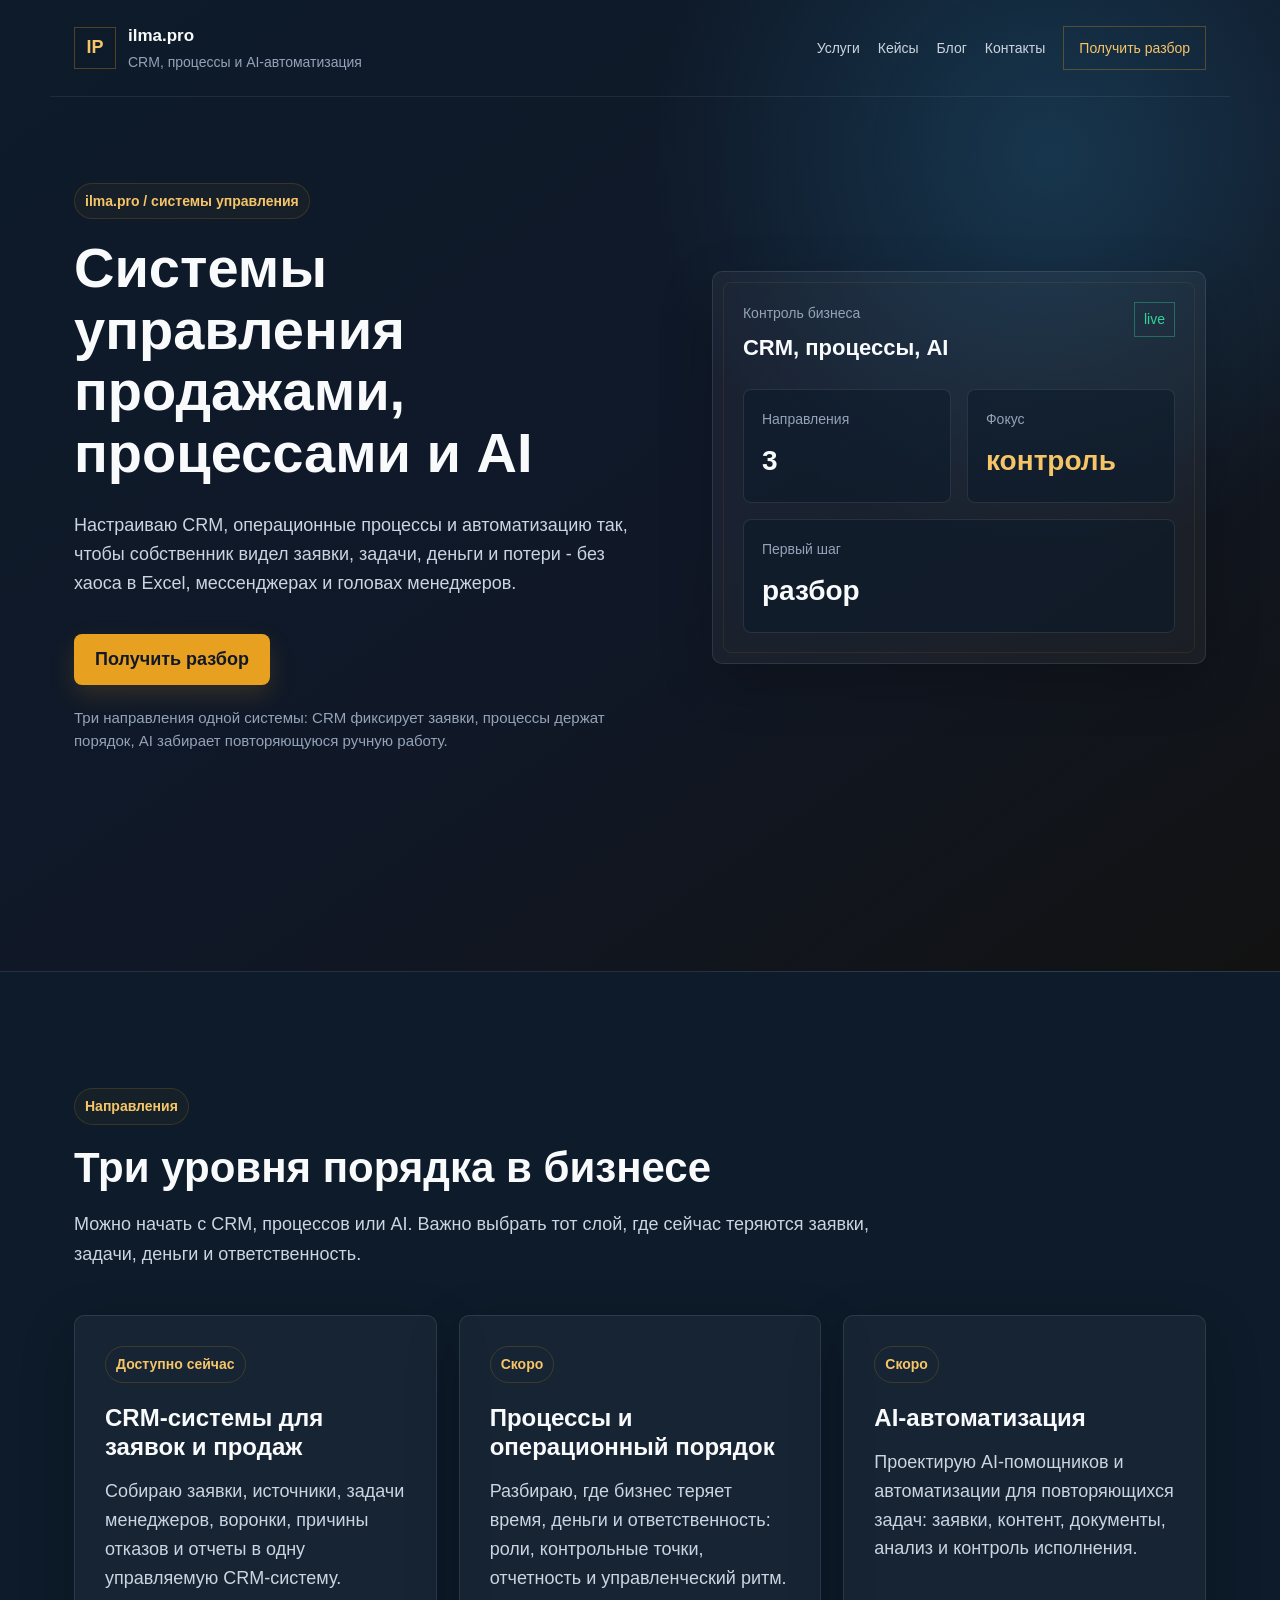
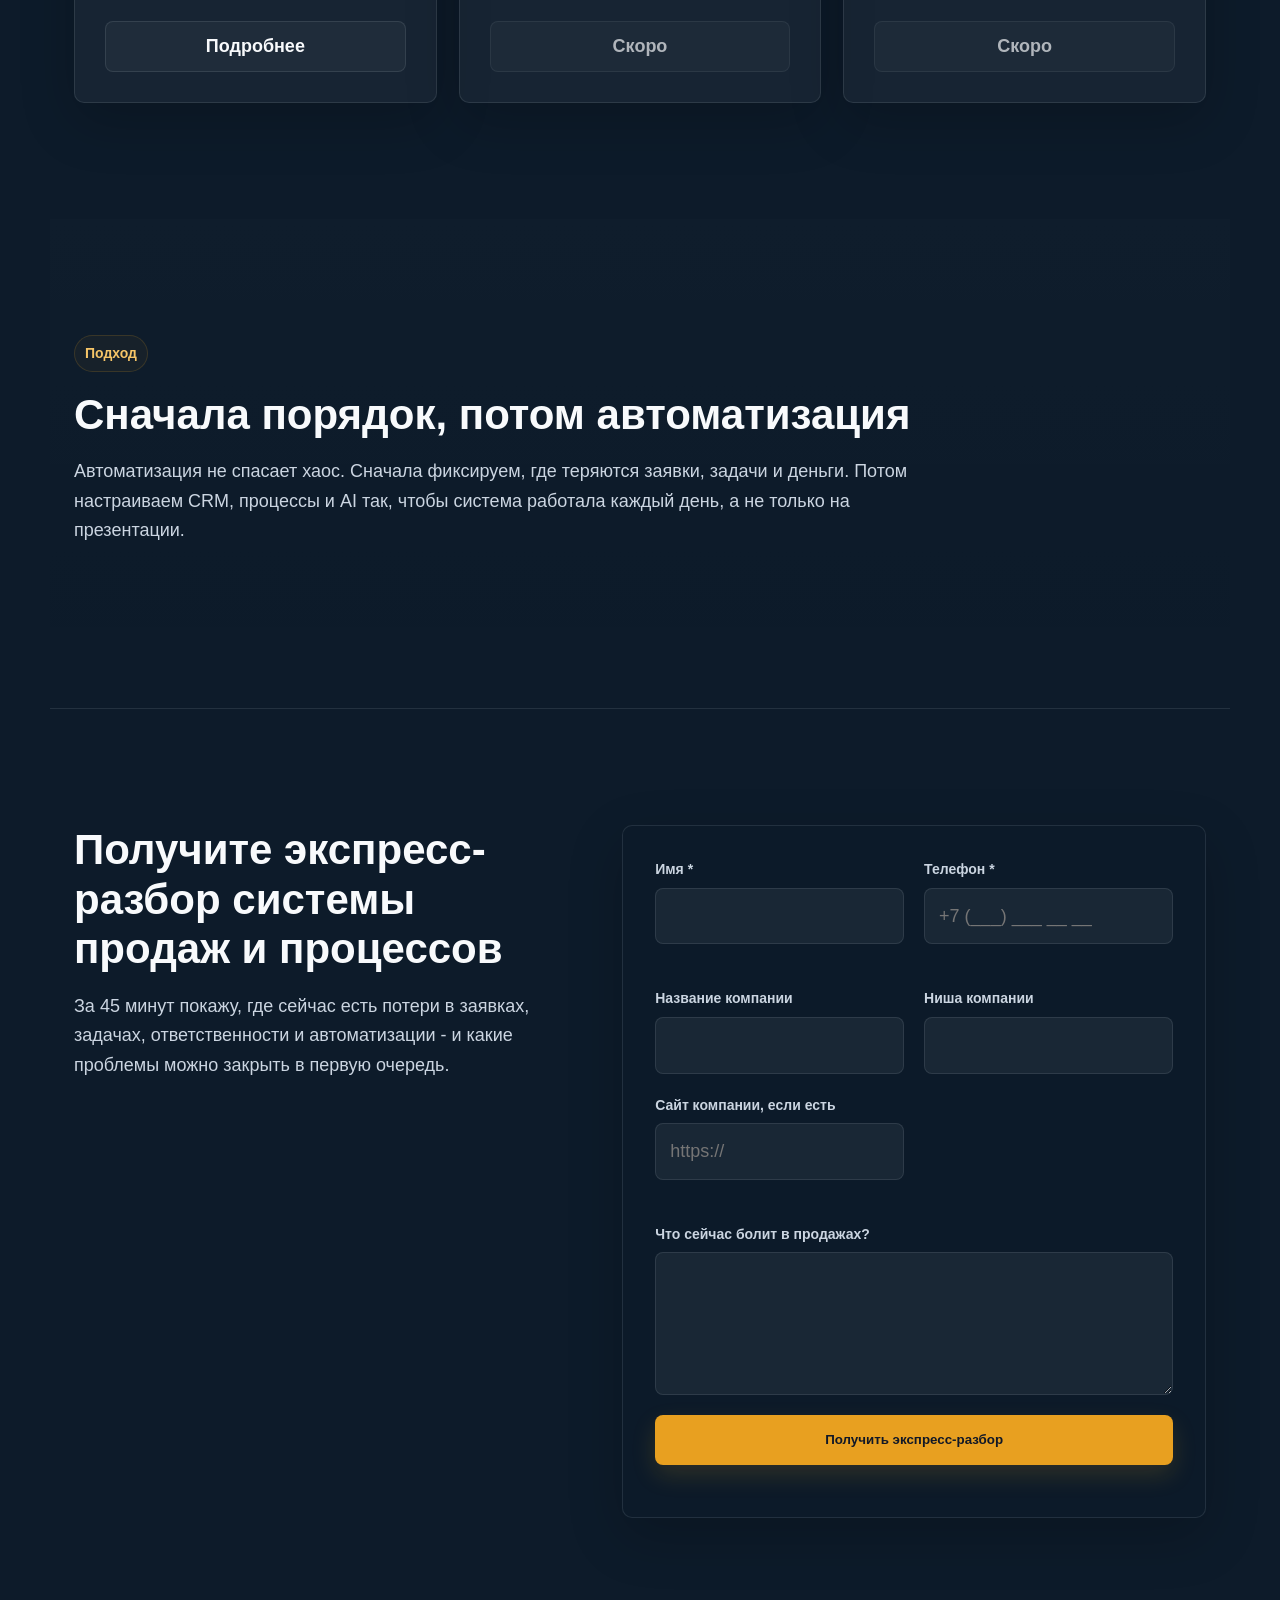
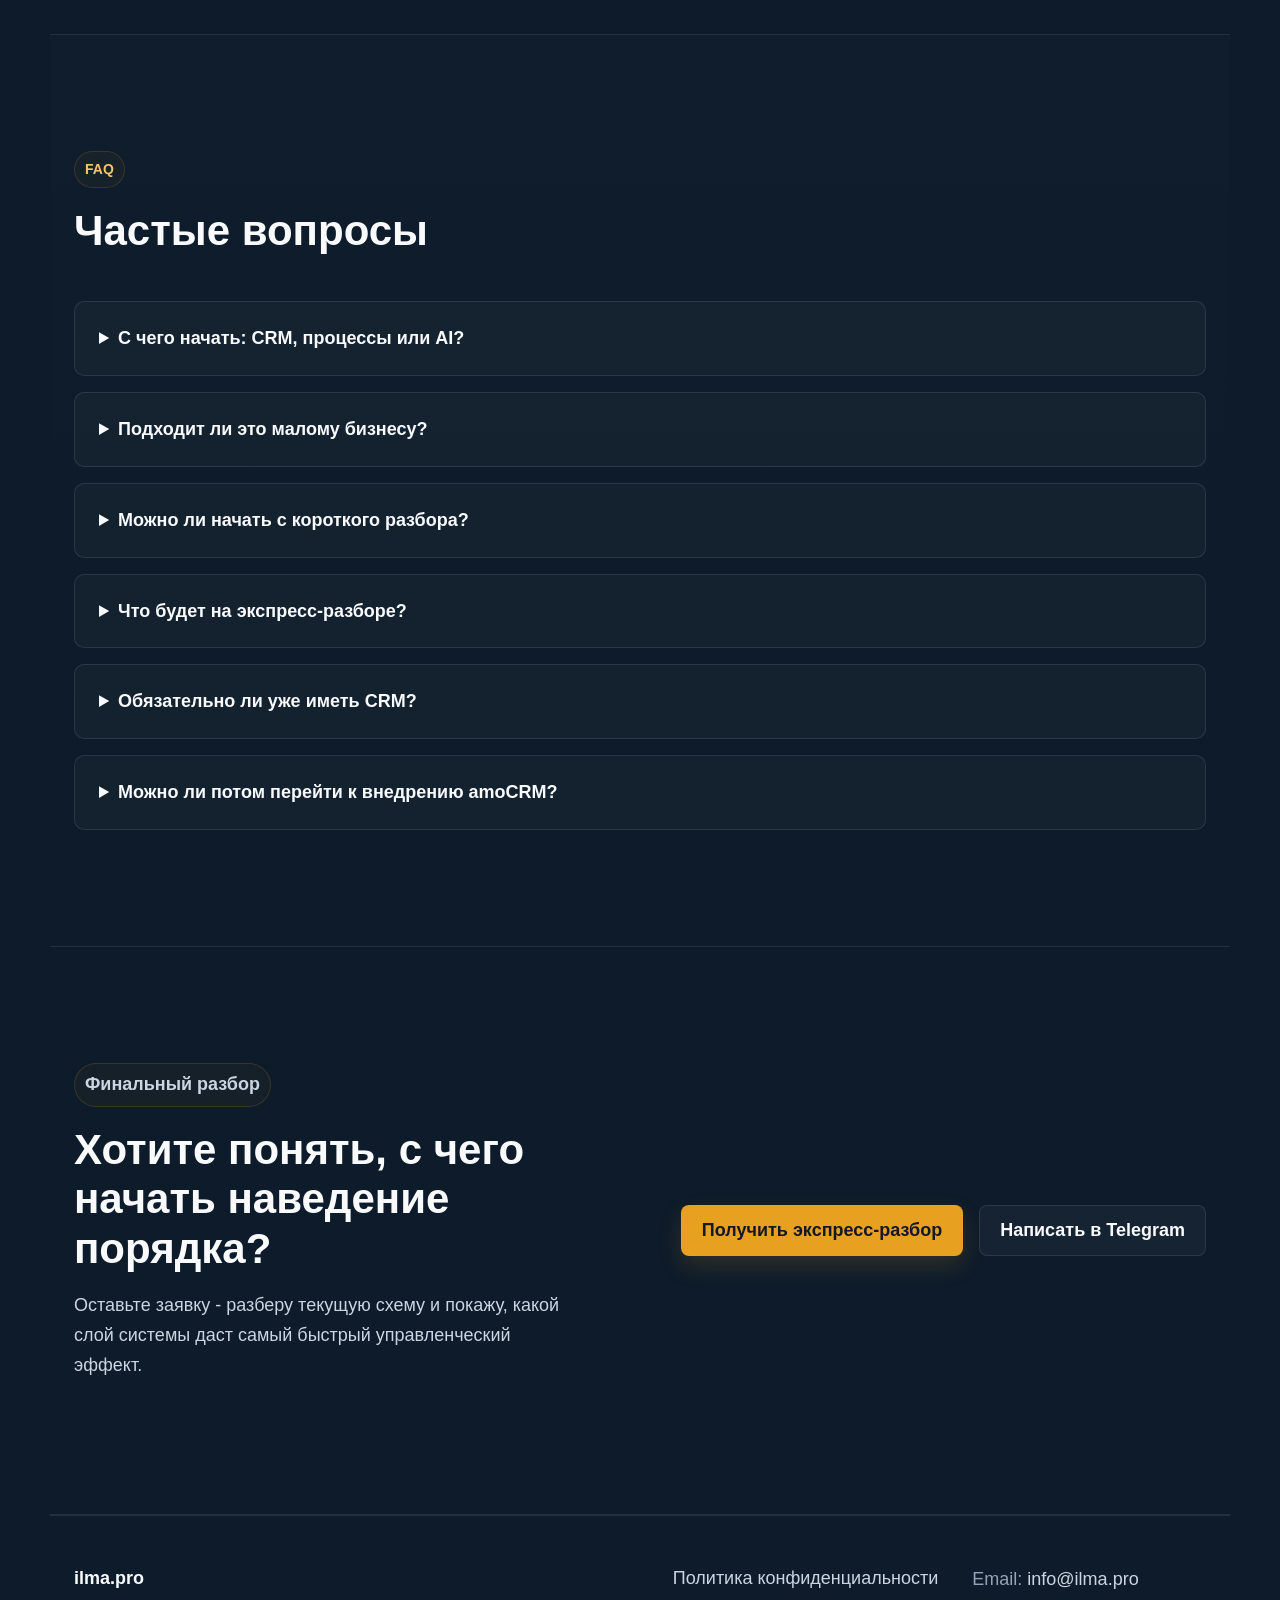
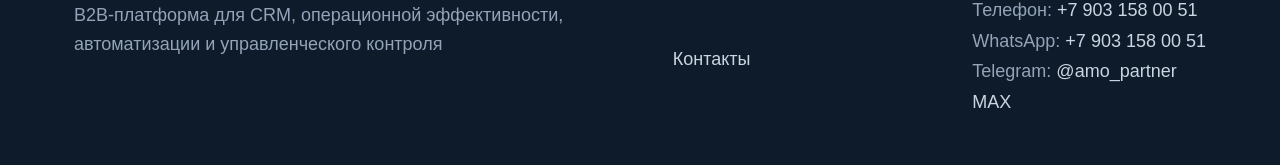
<file: index.html>
<!doctype html>
<html lang="ru">
<head>
  <meta charset="utf-8">
  <meta name="viewport" content="width=device-width, initial-scale=1">
  <title>ilma.pro - CRM, процессы и AI-автоматизация для управляемых продаж</title>
  <meta name="description" content="Настройка CRM-систем, операционных процессов и AI-автоматизации: заявки, задачи, деньги, потери и контроль собственника без хаоса в Excel и мессенджерах.">
  <meta name="robots" content="index, follow">
  <link rel="canonical" href="https://ilma.pro/">

  <meta property="og:title" content="ilma.pro - CRM, процессы и AI-автоматизация для управляемых продаж">
  <meta property="og:description" content="CRM-системы, операционные процессы и AI-автоматизация для бизнеса, которому нужен порядок в заявках, задачах, деньгах и ответственности.">
  <meta property="og:type" content="website">
  <meta property="og:url" content="https://ilma.pro/">
  <meta property="og:site_name" content="ilma.pro">

  <meta name="twitter:card" content="summary">
  <meta name="twitter:title" content="ilma.pro - CRM, процессы и AI-автоматизация для управляемых продаж">
  <meta name="twitter:description" content="CRM-системы, операционные процессы и AI-автоматизация для бизнеса, которому нужен порядок в заявках, задачах, деньгах и ответственности.">

  <link rel="stylesheet" href="css/style.css">
  <script src="js/script.js" defer></script>

  <script type="application/ld+json">
  {
  "@context": "https://schema.org",
  "@type": "ProfessionalService",
  "name": "ilma.pro",
  "description": "Настройка CRM-систем, операционных процессов и AI-автоматизации: заявки, задачи, деньги, потери и контроль собственника без хаоса в Excel и мессенджерах.",
  "areaServed": "Russia",
  "serviceType": "CRM-системы, процессы и AI-автоматизация",
  "url": "https://ilma.pro/",
  "email": "info@ilma.pro",
  "telephone": "+7 903 158 00 51",
  "parentOrganization": {
    "@type": "Organization",
    "name": "ilma.pro",
    "description": "B2B-платформа для CRM, операционной эффективности, автоматизации и управленческого контроля"
  }
}
  </script>
  <script type="application/ld+json">
  {
  "@context": "https://schema.org",
  "@type": "FAQPage",
  "mainEntity": [
    {
      "@type": "Question",
      "name": "С чего начать: CRM, процессы или AI?",
      "acceptedAnswer": {
        "@type": "Answer",
        "text": "Сначала нужно найти главный источник потерь. Если теряются заявки - начинаем с CRM. Если непонятна ответственность - с процессов. Если много ручной рутины - с AI."
      }
    },
    {
      "@type": "Question",
      "name": "Подходит ли это малому бизнесу?",
      "acceptedAnswer": {
        "@type": "Answer",
        "text": "Да. Обычно именно малому бизнесу быстрее всего помогает порядок в заявках, задачах и ответственности."
      }
    },
    {
      "@type": "Question",
      "name": "Можно ли начать с короткого разбора?",
      "acceptedAnswer": {
        "@type": "Answer",
        "text": "Да. Экспресс-разбор нужен, чтобы быстро понять, где потери и какой первый шаг даст больше эффекта."
      }
    },
    {
      "@type": "Question",
      "name": "Что будет на экспресс-разборе?",
      "acceptedAnswer": {
        "@type": "Answer",
        "text": "Посмотрим источники заявок, текущий процесс продаж, контроль задач, роли и ручные операции. В конце получите понятный следующий шаг."
      }
    },
    {
      "@type": "Question",
      "name": "Обязательно ли уже иметь CRM?",
      "acceptedAnswer": {
        "@type": "Answer",
        "text": "Нет. Можно прийти с Excel, мессенджерами или текущей CRM. Важно увидеть реальную схему работы."
      }
    },
    {
      "@type": "Question",
      "name": "Можно ли потом перейти к внедрению amoCRM?",
      "acceptedAnswer": {
        "@type": "Answer",
        "text": "Да. Если после разбора станет понятно, что нужна CRM для продаж, можно перейти к отдельному внедрению amoCRM."
      }
    }
  ]
}
  </script>
  <script type="application/ld+json">
  {
  "@context": "https://schema.org",
  "@type": "WebSite",
  "name": "ilma.pro",
  "url": "https://ilma.pro/",
  "description": "B2B-платформа для CRM, операционной эффективности, автоматизации и управленческого контроля",
  "inLanguage": "ru-RU"
}
  </script>
  
</head>
<body>
  
  <!-- Yandex.Metrika counter -->
  <script type="text/javascript">
      (function(m,e,t,r,i,k,a){
          m[i]=m[i]||function(){(m[i].a=m[i].a||[]).push(arguments)};
          m[i].l=1*new Date();
          for (var j = 0; j < document.scripts.length; j++) {if (document.scripts[j].src === r) { return; }}
          k=e.createElement(t),a=e.getElementsByTagName(t)[0],k.async=1,k.src=r,a.parentNode.insertBefore(k,a)
      })(window, document,'script','https://mc.yandex.ru/metrika/tag.js?id=109472354', 'ym');

      ym(109472354, 'init', {ssr:true, webvisor:true, clickmap:true, referrer: document.referrer, url: location.href, accurateTrackBounce:true, trackLinks:true});
  </script>
  <noscript><div><img src="https://mc.yandex.ru/watch/109472354" style="position:absolute; left:-9999px;" alt="" /></div></noscript>
  <!-- /Yandex.Metrika counter -->

  
  <header class="site-header">
    <nav class="nav nav-platform" aria-label="Навигация платформы">
      <a class="brand" href="/" aria-label="ilma.pro">
        <span class="brand-mark" aria-hidden="true">IP</span>
        <span>
          <strong>ilma.pro</strong>
          <small>CRM, процессы и AI-автоматизация</small>
        </span>
      </a>
      <button class="nav-toggle" type="button" aria-controls="nav-menu" aria-expanded="false">
        <span></span>
        <span></span>
        <span></span>
        <span class="sr-only">Открыть меню</span>
      </button>
      <div class="nav-menu nav-menu-platform" id="nav-menu">
        <a href="/services/">Услуги</a>
<a href="/cases/">Кейсы</a>
<a href="/blog/">Блог</a>
<a href="/contacts/">Контакты</a>
        <a class="nav-cta" href="#lead">Получить разбор</a>
      </div>
    </nav>
    
    
    <section class="hero" id="top">
      <div class="hero-copy" data-animate="reveal">
        <p class="eyebrow">ilma.pro / системы управления</p>
        <h1>Системы управления продажами, процессами и AI</h1>
        <p class="hero-lead">Настраиваю CRM, операционные процессы и автоматизацию так, чтобы собственник видел заявки, задачи, деньги и потери - без хаоса в Excel, мессенджерах и головах менеджеров.</p>
        <div class="hero-actions">
          <a class="button button-primary" href="#lead">Получить разбор</a>
          
        </div>
        <p class="hero-note">Три направления одной системы: CRM фиксирует заявки, процессы держат порядок, AI забирает повторяющуюся ручную работу.</p>
      </div>

      <div class="dashboard-card" aria-label="Mockup CRM-дашборда" data-animate="reveal">
        <div class="dashboard-top">
          <div>
            <p class="dashboard-label">Контроль бизнеса</p>
            <strong>CRM, процессы, AI</strong>
          </div>
          <span>live</span>
        </div>
        <div class="metric-grid">
          <div class="metric"><span>Направления</span><strong data-counter="3">3</strong></div>
<div class="metric warning"><span>Фокус</span><strong>контроль</strong></div>
<div class="metric wide"><span>Первый шаг</span><strong>разбор</strong></div>
        </div>
      </div>

      <div class="hero-benefits" aria-label="Преимущества" data-animate="reveal-list">
        <span>CRM для заявок и продаж</span>
<span>Процессы для ответственности</span>
<span>AI для повторяющихся задач</span>
      </div>
    </section>
  </header>

  <main>
    
    <section class="section" id="directions">
      <div class="section-heading">
        <p class="eyebrow">Направления</p>
        <h2>Три уровня порядка в бизнесе</h2>
        <p>Можно начать с CRM, процессов или AI. Важно выбрать тот слой, где сейчас теряются заявки, задачи, деньги и ответственность.</p>
      </div>
      <div class="direction-grid">
        
        <article class="direction-card" data-animate="reveal">
          <div>
            <span class="direction-status">Доступно сейчас</span>
            <h3>CRM-системы для заявок и продаж</h3>
            <p>Собираю заявки, источники, задачи менеджеров, воронки, причины отказов и отчеты в одну управляемую CRM-систему.</p>
          </div>
          <a class="button button-ghost" href="/services/amocrm/">Подробнее</a>
        </article>

        <article class="direction-card is-disabled" data-animate="reveal">
          <div>
            <span class="direction-status">Скоро</span>
            <h3>Процессы и операционный порядок</h3>
            <p>Разбираю, где бизнес теряет время, деньги и ответственность: роли, контрольные точки, отчетность и управленческий ритм.</p>
          </div>
          <span class="button button-ghost disabled-link" aria-disabled="true">Скоро</span>
        </article>

        <article class="direction-card is-disabled" data-animate="reveal">
          <div>
            <span class="direction-status">Скоро</span>
            <h3>AI-автоматизация</h3>
            <p>Проектирую AI-помощников и автоматизации для повторяющихся задач: заявки, контент, документы, анализ и контроль исполнения.</p>
          </div>
          <span class="button button-ghost disabled-link" aria-disabled="true">Скоро</span>
        </article>
      </div>
    </section>

    <section class="section principle-section" id="order-first">
      <div class="section-heading">
        <p class="eyebrow">Подход</p>
        <h2>Сначала порядок, потом автоматизация</h2>
        <p>Автоматизация не спасает хаос. Сначала фиксируем, где теряются заявки, задачи и деньги. Потом настраиваем CRM, процессы и AI так, чтобы система работала каждый день, а не только на презентации.</p>
      </div>
    </section>

    <section class="section lead-section" id="lead">
      <div class="lead-copy">
        
        <h2>Получите экспресс-разбор системы продаж и процессов</h2>
        <p>За 45 минут покажу, где сейчас есть потери в заявках, задачах, ответственности и автоматизации - и какие проблемы можно закрыть в первую очередь.</p>
      </div>
      <form class="lead-form" id="lead-form" novalidate>
        <div class="form-row">
          <label for="name">Имя *</label>
          <input id="name" name="name" type="text" minlength="2" required autocomplete="name">
          <small class="field-error" data-error-for="name"></small>
        </div>
        <div class="form-row">
          <label for="phone">Телефон *</label>
          <input id="phone" name="phone" type="tel" inputmode="tel" required autocomplete="tel" placeholder="+7 (___) ___ __ __">
          <small class="field-error" data-error-for="phone"></small>
        </div>
        <div class="form-row">
          <label for="companyName">Название компании</label>
          <input id="companyName" name="companyName" type="text" autocomplete="organization">
        </div>
        <div class="form-row">
          <label for="industry">Ниша компании</label>
          <input id="industry" name="industry" type="text">
        </div>
        <div class="form-row">
          <label for="website">Сайт компании, если есть</label>
          <input id="website" name="website" type="url" inputmode="url" placeholder="https://">
          <small class="field-error" data-error-for="website"></small>
        </div>
        <div class="form-row full">
          <label for="pain">Что сейчас болит в продажах?</label>
          <textarea id="pain" name="pain" rows="4"></textarea>
        </div>
        <input type="hidden" name="utm_source">
        <input type="hidden" name="utm_medium">
        <input type="hidden" name="utm_campaign">
        <input type="hidden" name="utm_content">
        <input type="hidden" name="utm_term">
        <input type="hidden" name="referrer">
        <input type="hidden" name="landing_page">
        <input type="hidden" name="form_page">
        <input type="hidden" name="timestamp">
        <input type="hidden" name="offer" value="main">
        <button class="button button-primary full" type="submit">Получить экспресс-разбор</button>
        <p class="form-status" id="form-status" role="status" aria-live="polite"></p>
      </form>
    </section>

    <section class="section" id="faq">
      <div class="section-heading">
        <p class="eyebrow">FAQ</p>
        <h2>Частые вопросы</h2>
      </div>
      <div class="faq-list">
        <details><summary>С чего начать: CRM, процессы или AI?</summary><p>Сначала нужно найти главный источник потерь. Если теряются заявки - начинаем с CRM. Если непонятна ответственность - с процессов. Если много ручной рутины - с AI.</p></details>
<details><summary>Подходит ли это малому бизнесу?</summary><p>Да. Обычно именно малому бизнесу быстрее всего помогает порядок в заявках, задачах и ответственности.</p></details>
<details><summary>Можно ли начать с короткого разбора?</summary><p>Да. Экспресс-разбор нужен, чтобы быстро понять, где потери и какой первый шаг даст больше эффекта.</p></details>
<details><summary>Что будет на экспресс-разборе?</summary><p>Посмотрим источники заявок, текущий процесс продаж, контроль задач, роли и ручные операции. В конце получите понятный следующий шаг.</p></details>
<details><summary>Обязательно ли уже иметь CRM?</summary><p>Нет. Можно прийти с Excel, мессенджерами или текущей CRM. Важно увидеть реальную схему работы.</p></details>
<details><summary>Можно ли потом перейти к внедрению amoCRM?</summary><p>Да. Если после разбора станет понятно, что нужна CRM для продаж, можно перейти к отдельному внедрению amoCRM.</p></details>
      </div>
    </section>

    <section class="section final-cta" id="contact">
      <div>
        <p class="eyebrow">Финальный разбор</p>
        <h2>Хотите понять, с чего начать наведение порядка?</h2>
        <p>Оставьте заявку - разберу текущую схему и покажу, какой слой системы даст самый быстрый управленческий эффект.</p>
      </div>
      <div class="cta-actions">
        <a class="button button-primary" href="#lead">Получить экспресс-разбор</a>
        <a class="button button-ghost" href="https://t.me/amo_partner" data-goal="click_telegram">Написать в Telegram</a>
      </div>
    </section>
  </main>

  
  <footer class="footer">
    <div>
      <strong>ilma.pro</strong>
      <p>B2B-платформа для CRM, операционной эффективности, автоматизации и управленческого контроля</p>
    </div>
    <nav aria-label="Ссылки в подвале">
      <a href="#privacy">Политика конфиденциальности</a>
      <a href="#contact">Контакты</a>
    </nav>
    <address>
      Email: <a href="mailto:info@ilma.pro" data-goal="click_email">info@ilma.pro</a><br>
      Телефон: <a href="tel:+79031580051" data-goal="click_phone">+7 903 158 00 51</a><br>
      WhatsApp: <a href="https://wa.me/79031580051" data-goal="click_whatsapp">+7 903 158 00 51</a><br>
      Telegram: <a href="https://t.me/amo_partner" data-goal="click_telegram">@amo_partner</a><br>

      <a href="https://max.ru/u/f9LHodD0cOIG8smtAmnUhJjLb4iNOmc1T8EXcWCCZ4kDRq5IBw81AKWZTOw" data-goal="click_max">MAX</a>
    </address>
  </footer>
</body>
</html>
</file>
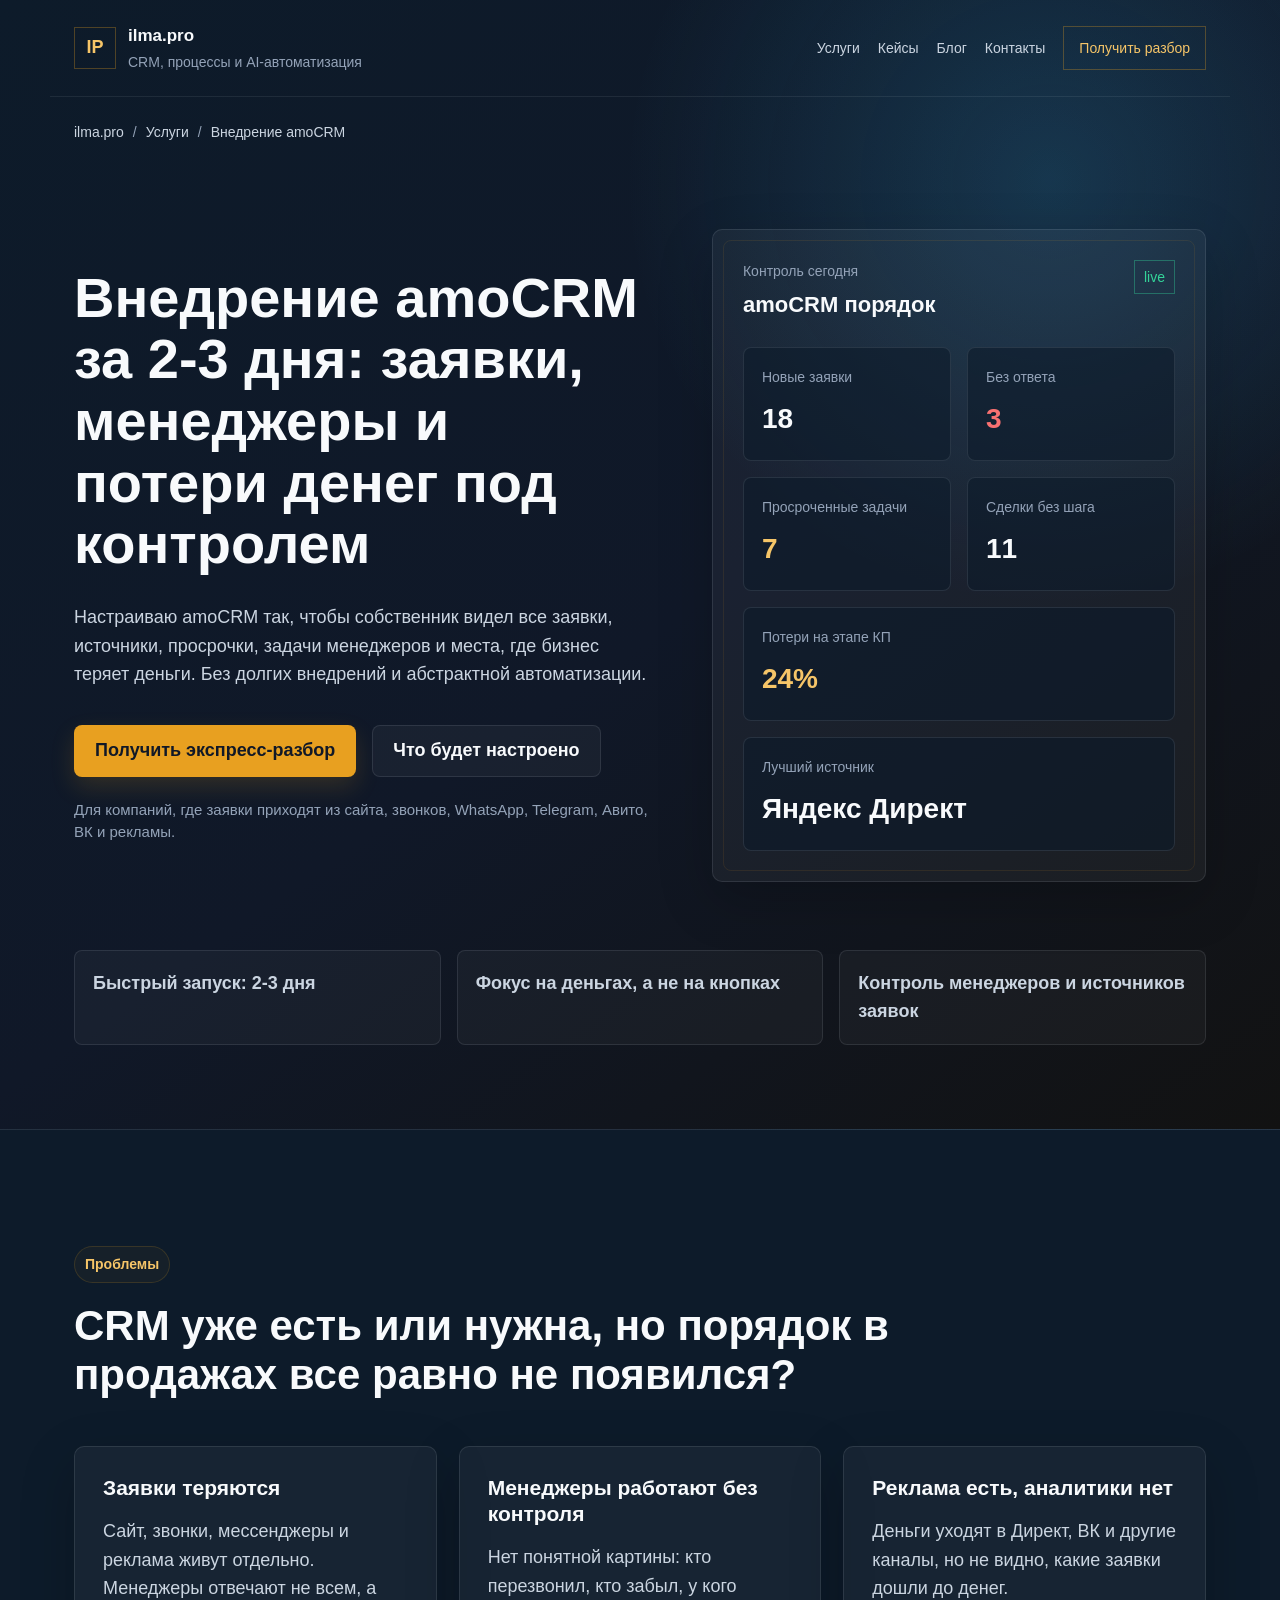
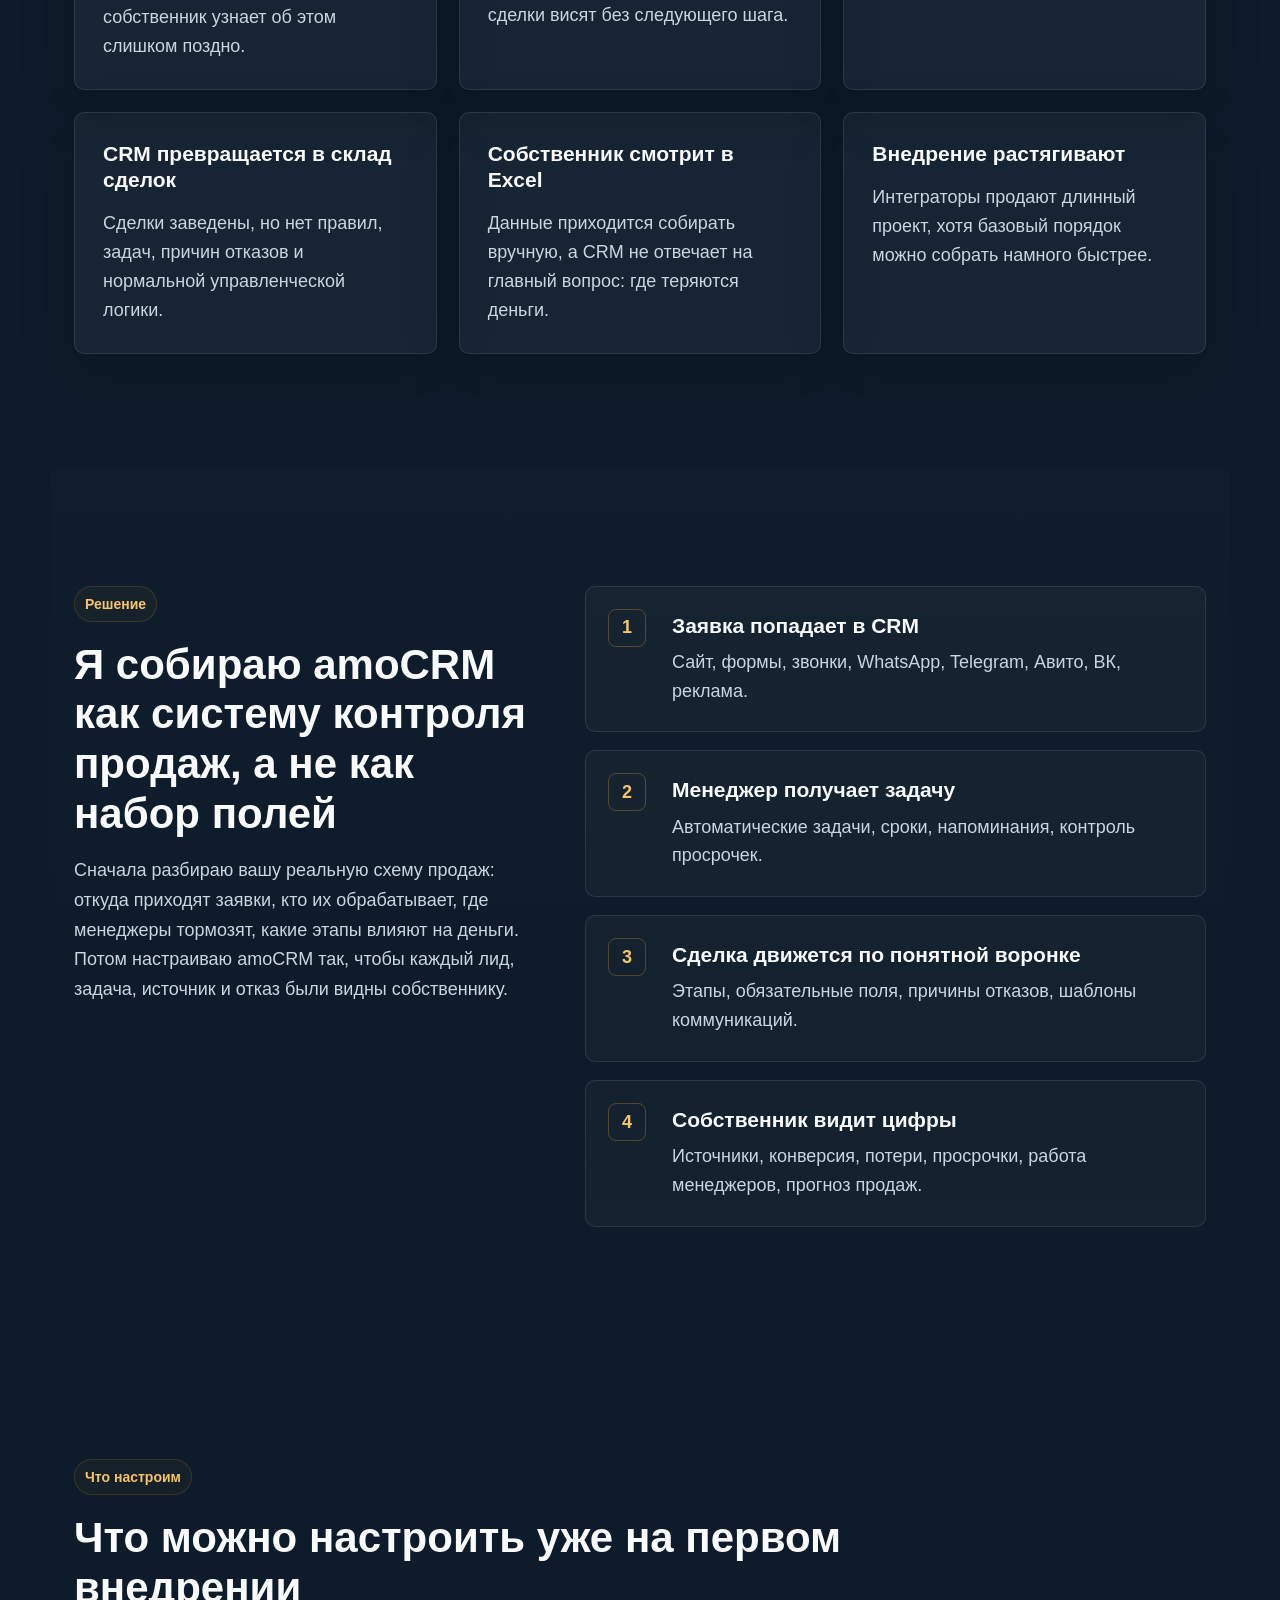
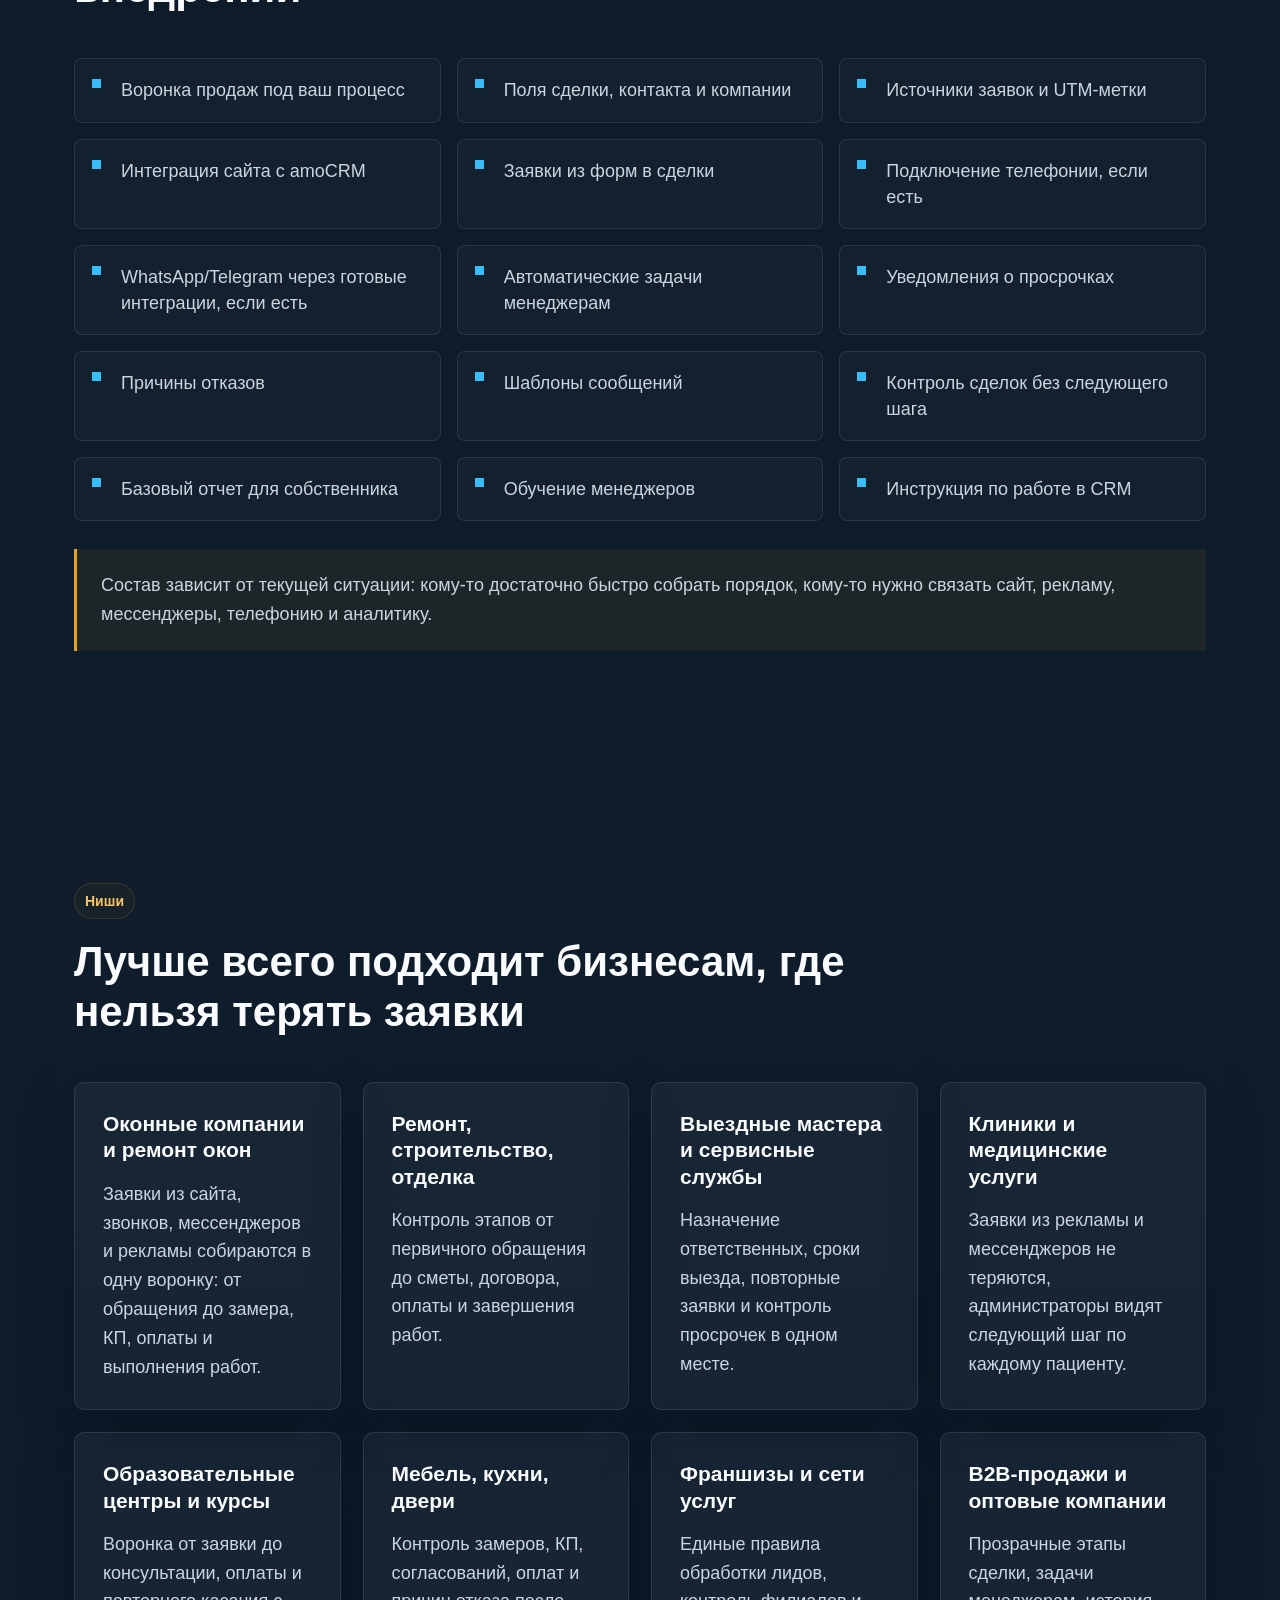
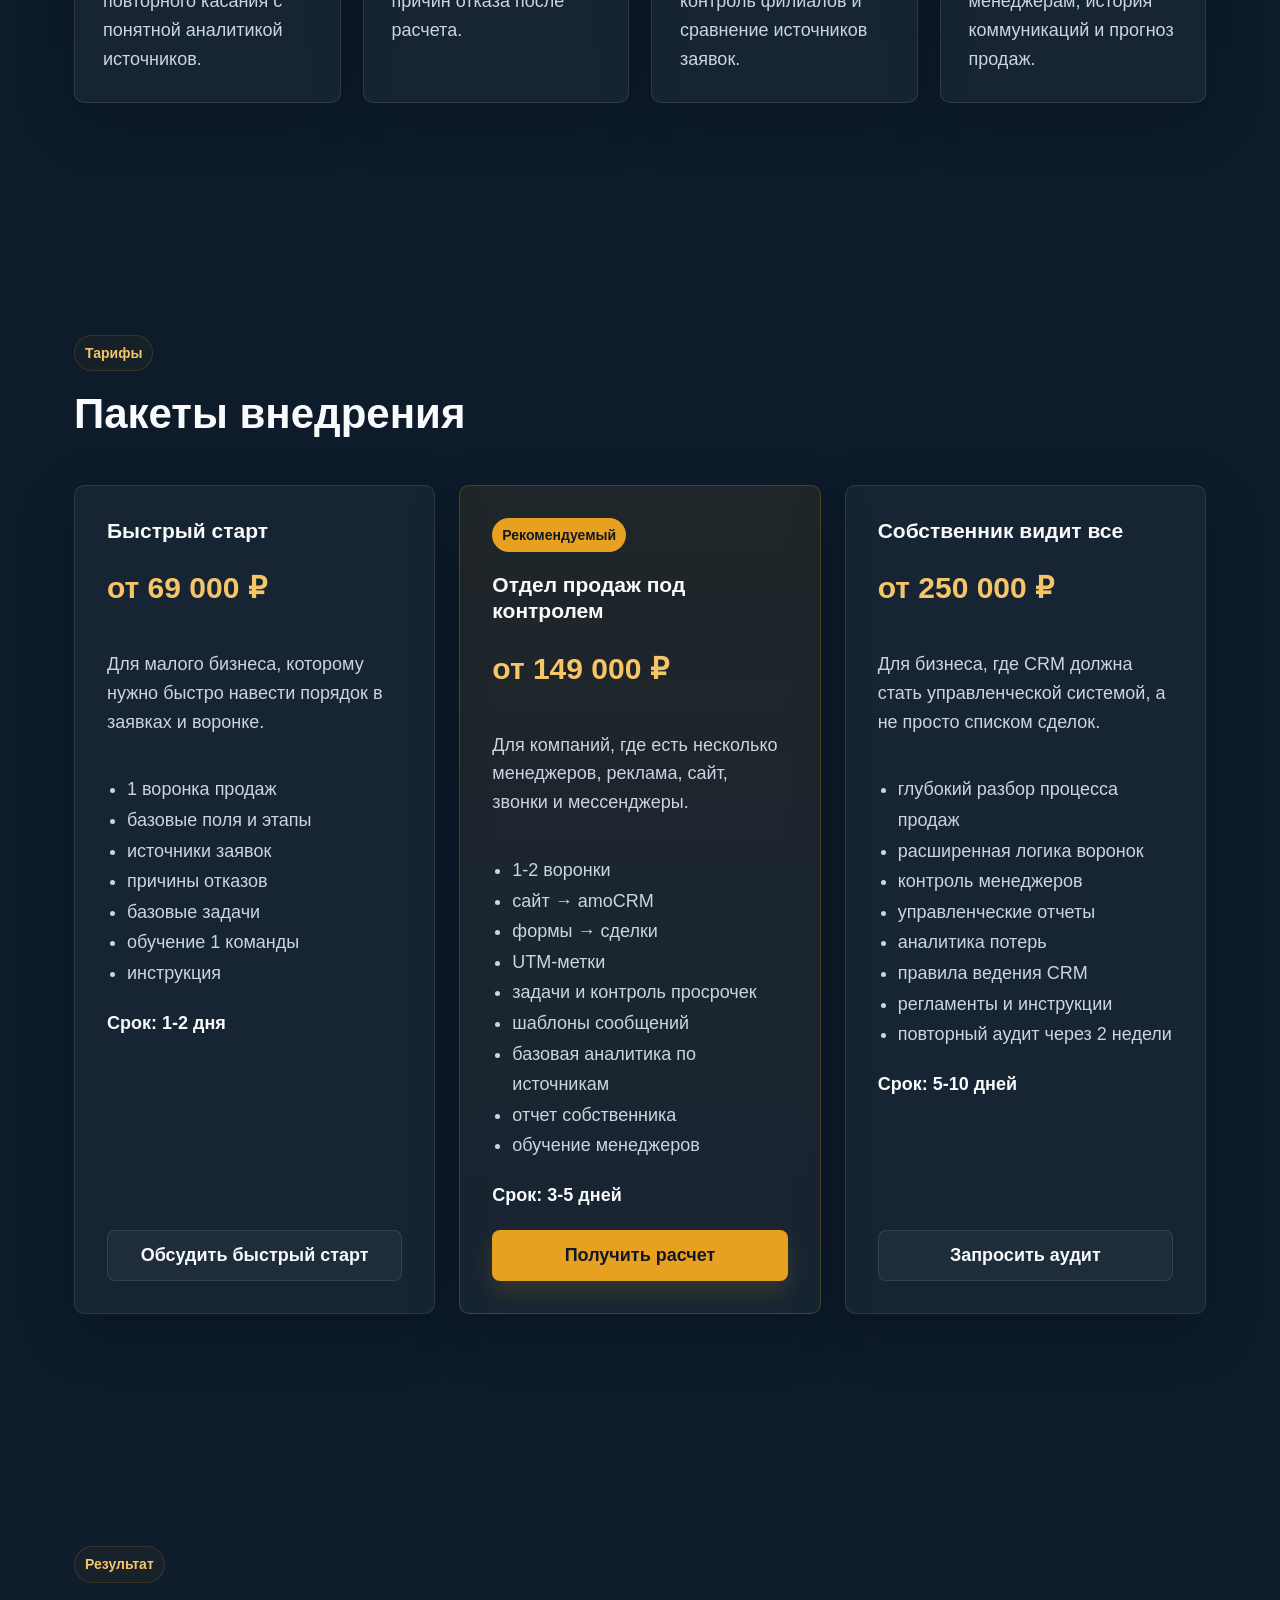
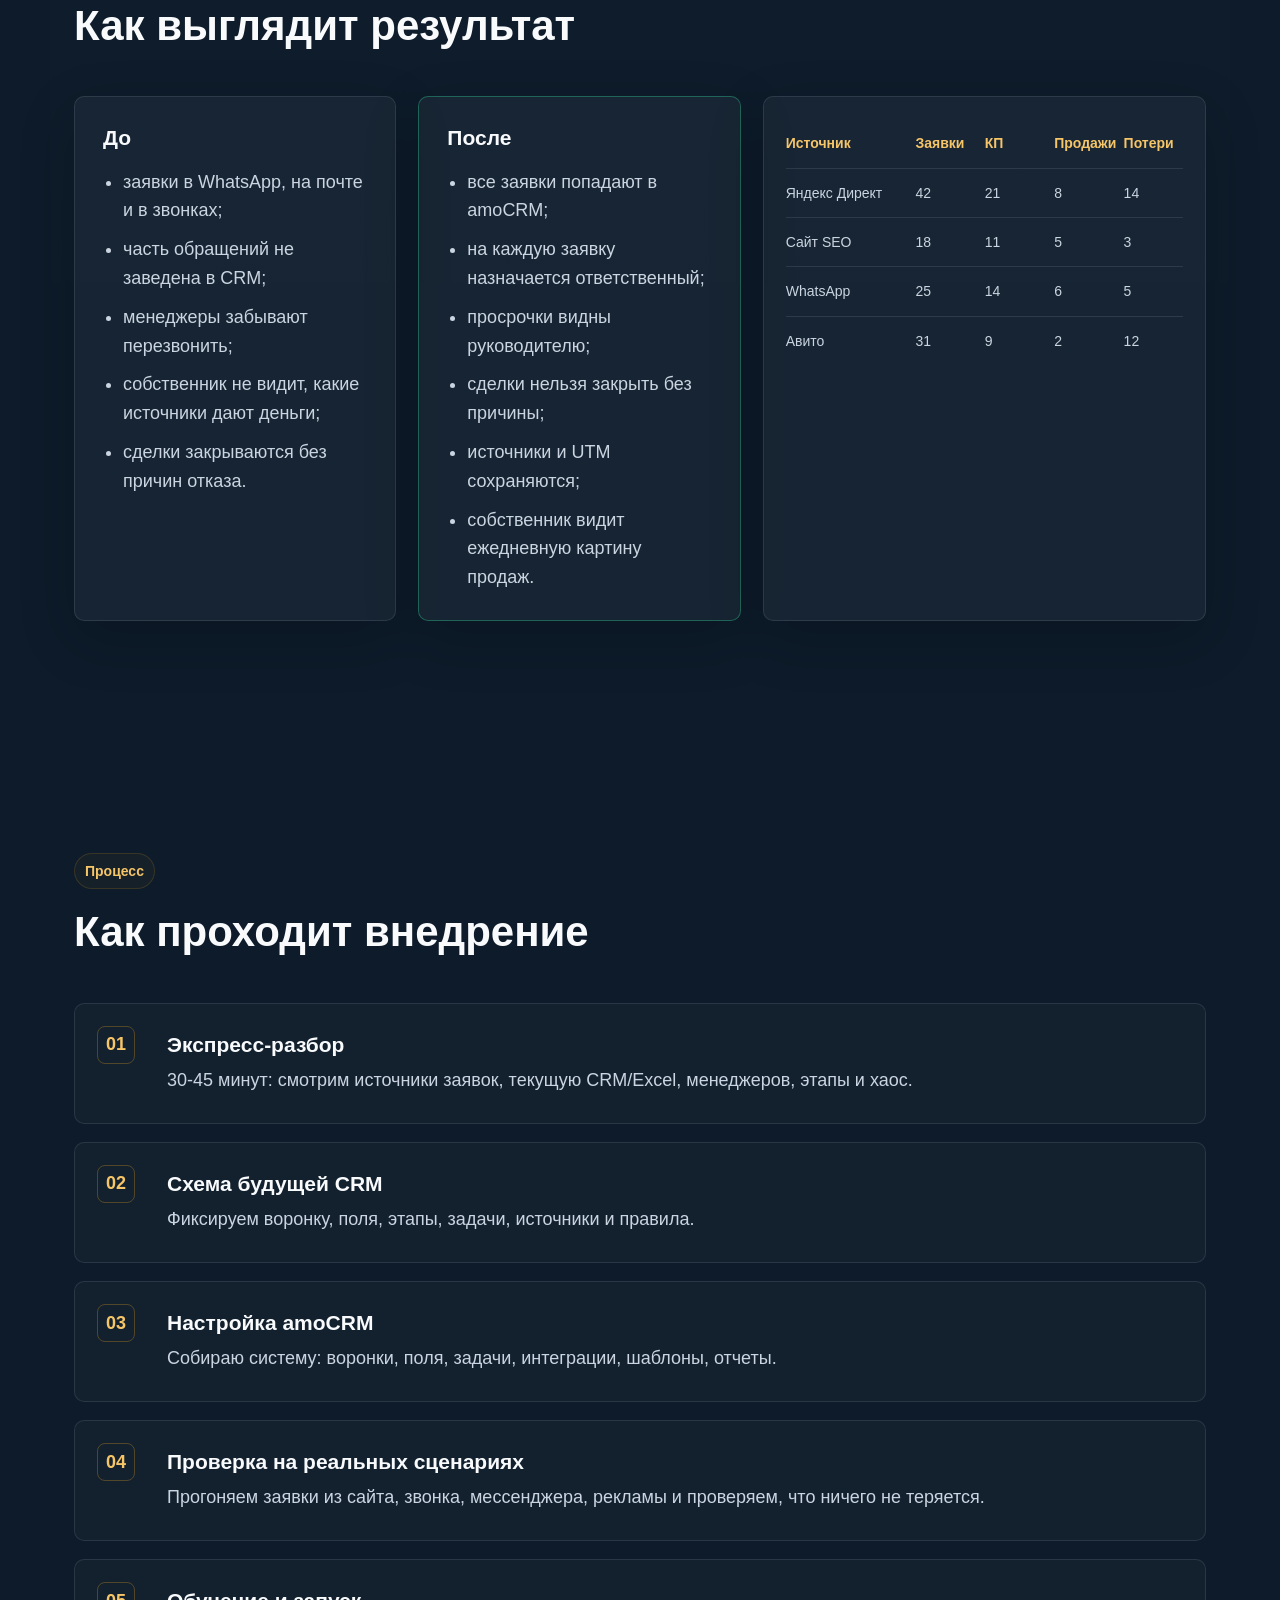
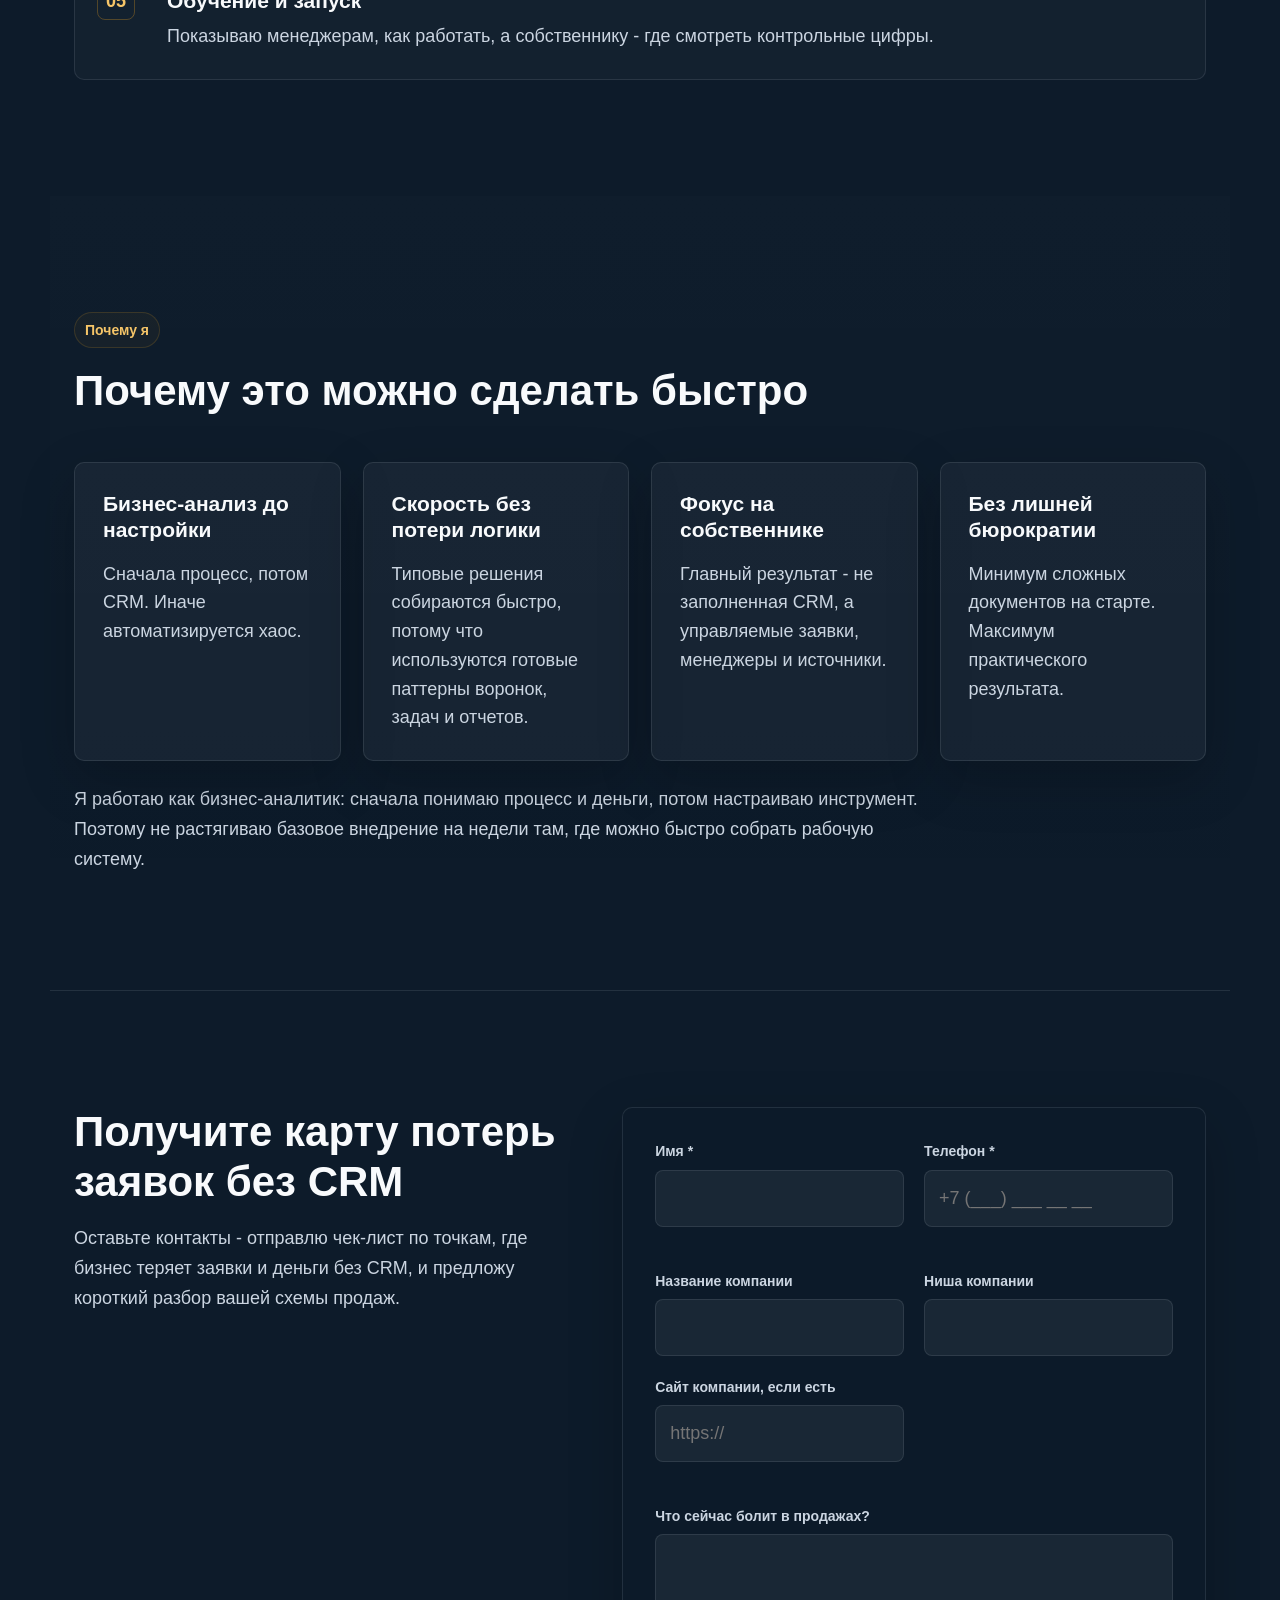
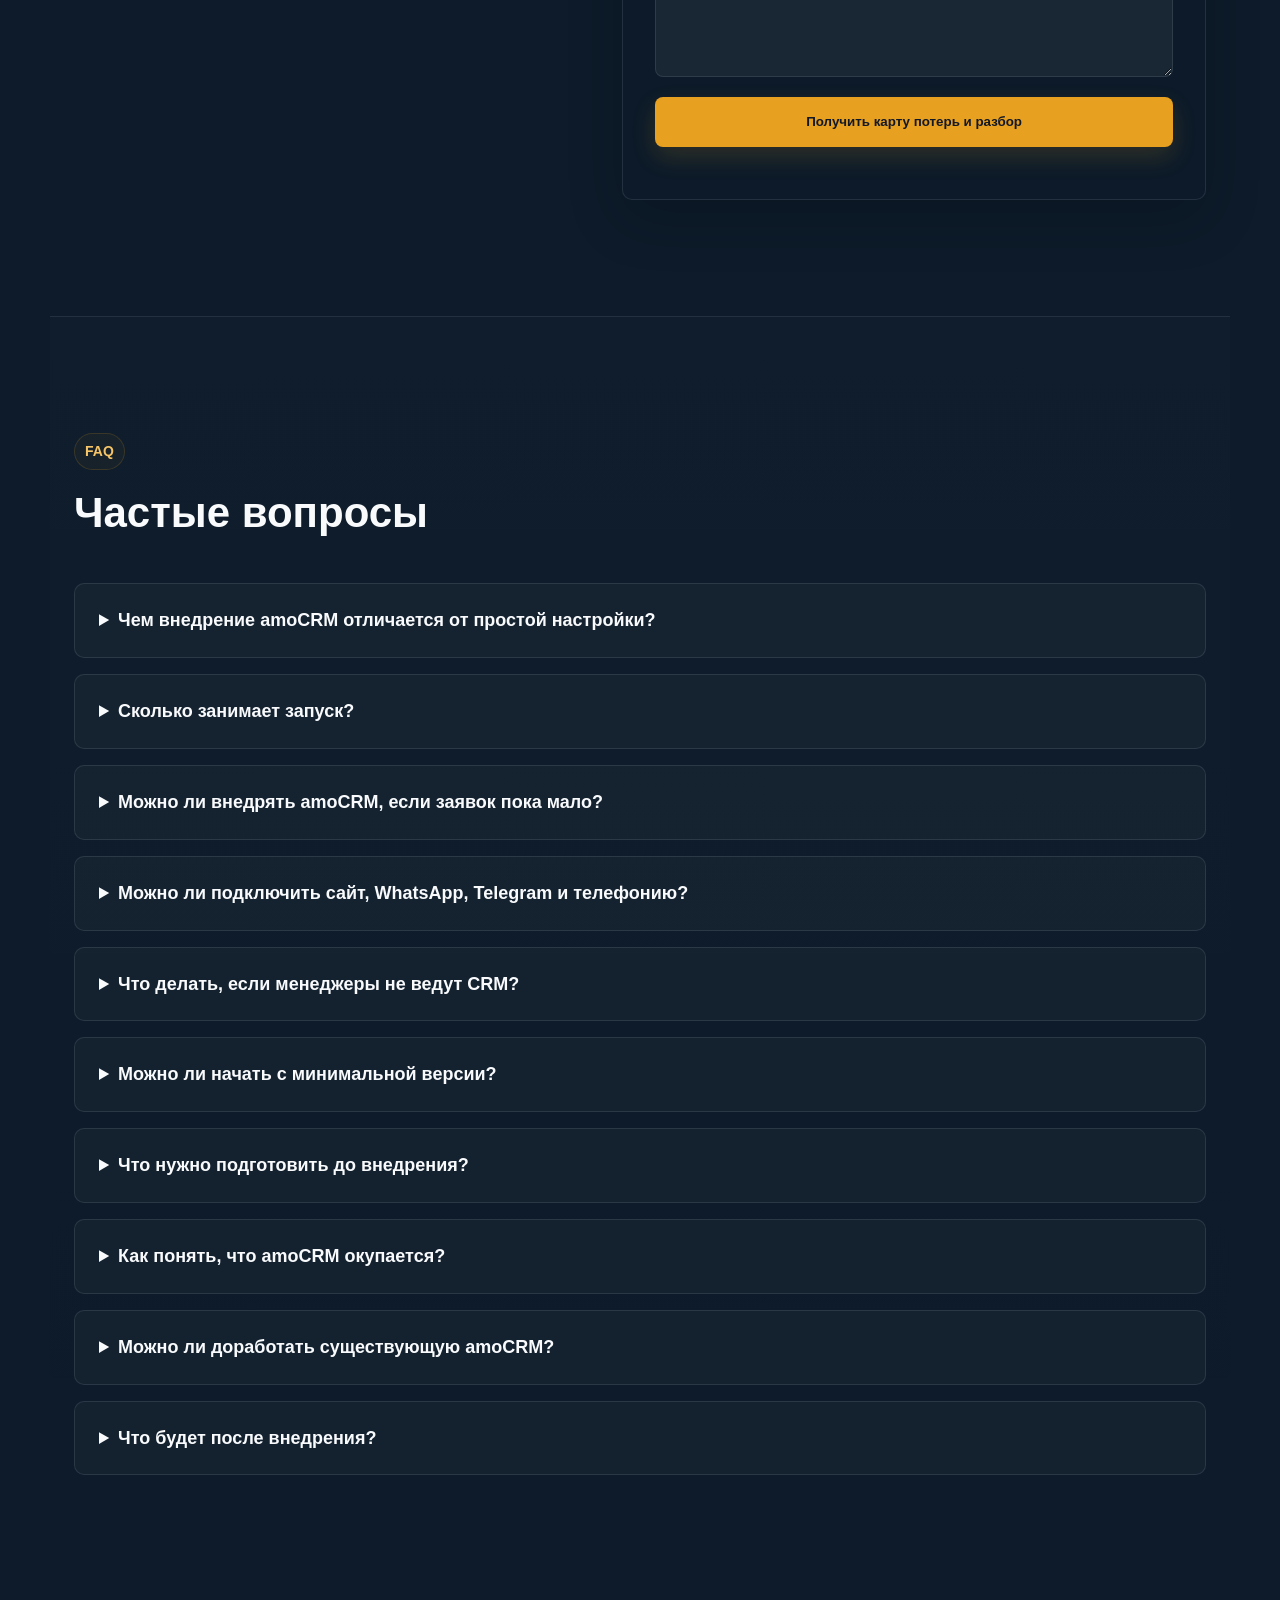
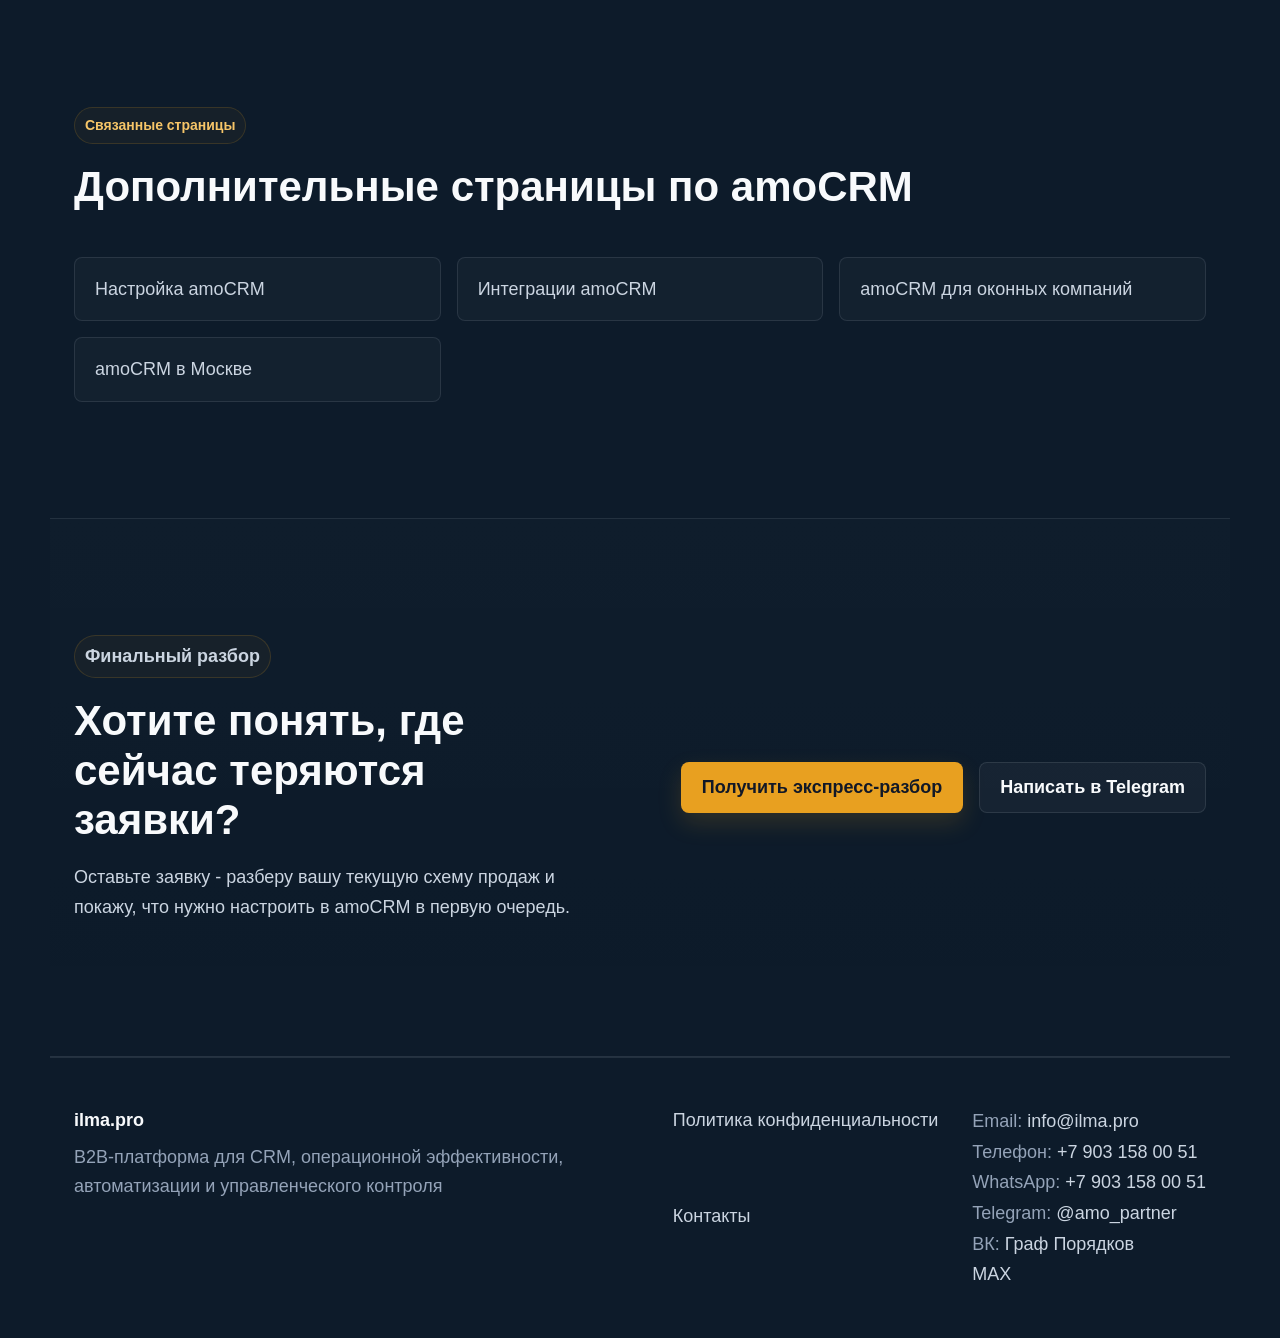
<file: services/amocrm/index.html>
<!doctype html>
<html lang="ru">
<head>
  <meta charset="utf-8">
  <meta name="viewport" content="width=device-width, initial-scale=1">
  <title>Внедрение amoCRM за 2-3 дня - настройка CRM для контроля продаж</title>
  <meta name="description" content="Настрою amoCRM для малого бизнеса: заявки из сайта, звонков, WhatsApp, Telegram и рекламы, задачи менеджерам, контроль просрочек, источники и отчеты собственника.">
  <meta name="robots" content="index, follow">
  <link rel="canonical" href="https://ilma.pro/services/amocrm/">

  <meta property="og:title" content="Внедрение amoCRM за 2-3 дня - настройка CRM для контроля продаж">
  <meta property="og:description" content="Заявки, менеджеры, просрочки, источники и потери денег под контролем собственника.">
  <meta property="og:type" content="website">
  <meta property="og:url" content="https://ilma.pro/services/amocrm/">
  <meta property="og:site_name" content="ilma.pro">

  <meta name="twitter:card" content="summary">
  <meta name="twitter:title" content="Внедрение amoCRM за 2-3 дня - настройка CRM для контроля продаж">
  <meta name="twitter:description" content="Заявки, менеджеры, просрочки, источники и потери денег под контролем собственника.">

  <link rel="stylesheet" href="../../css/style.css">
  <script src="../../js/script.js" defer></script>

  <script type="application/ld+json">
  {
  "@context": "https://schema.org",
  "@type": "ProfessionalService",
  "name": "Граф Порядков",
  "description": "Настрою amoCRM для малого бизнеса: заявки из сайта, звонков, WhatsApp, Telegram и рекламы, задачи менеджерам, контроль просрочек, источники и отчеты собственника.",
  "areaServed": "Russia",
  "serviceType": "Внедрение amoCRM",
  "url": "https://ilma.pro/services/amocrm/",
  "email": "info@ilma.pro",
  "telephone": "+7 903 158 00 51",
  "parentOrganization": {
    "@type": "Organization",
    "name": "ilma.pro",
    "description": "B2B-платформа для CRM, операционной эффективности, автоматизации и управленческого контроля"
  }
}
  </script>
  <script type="application/ld+json">
  {
  "@context": "https://schema.org",
  "@type": "FAQPage",
  "mainEntity": [
    {
      "@type": "Question",
      "name": "Чем внедрение amoCRM отличается от простой настройки?",
      "acceptedAnswer": {
        "@type": "Answer",
        "text": "Простая настройка меняет поля и воронки. Внедрение сначала разбирает процесс продаж, роли, задачи, источники заявок и контрольные точки."
      }
    },
    {
      "@type": "Question",
      "name": "Сколько занимает запуск?",
      "acceptedAnswer": {
        "@type": "Answer",
        "text": "Базовый запуск обычно занимает 2-3 дня. Если нужны сложные интеграции, сроки считаются отдельно."
      }
    },
    {
      "@type": "Question",
      "name": "Можно ли внедрять amoCRM, если заявок пока мало?",
      "acceptedAnswer": {
        "@type": "Answer",
        "text": "Да. Малый поток проще сразу поставить на правильные правила, чтобы не накапливать хаос перед ростом рекламы."
      }
    },
    {
      "@type": "Question",
      "name": "Можно ли подключить сайт, WhatsApp, Telegram и телефонию?",
      "acceptedAnswer": {
        "@type": "Answer",
        "text": "Да. Подключение зависит от сайта, телефонии и каналов связи. Обычно начинаем с форм, мессенджеров и задач менеджерам."
      }
    },
    {
      "@type": "Question",
      "name": "Что делать, если менеджеры не ведут CRM?",
      "acceptedAnswer": {
        "@type": "Answer",
        "text": "Нужно упростить правила, убрать лишние поля, настроить обязательные шаги и контроль просрочек. CRM должна помогать, а не мешать работе."
      }
    },
    {
      "@type": "Question",
      "name": "Можно ли начать с минимальной версии?",
      "acceptedAnswer": {
        "@type": "Answer",
        "text": "Да. Можно собрать одну воронку, базовые поля, задачи и источники заявок, а доработки добавлять после проверки на реальных сделках."
      }
    },
    {
      "@type": "Question",
      "name": "Что нужно подготовить до внедрения?",
      "acceptedAnswer": {
        "@type": "Answer",
        "text": "Доступ к amoCRM, список менеджеров, этапы продаж, источники заявок, текущие формы сайта и понимание, где сейчас теряются сделки."
      }
    },
    {
      "@type": "Question",
      "name": "Как понять, что amoCRM окупается?",
      "acceptedAnswer": {
        "@type": "Answer",
        "text": "Смотрите потери заявок, скорость ответа, просрочки, конверсию по этапам и источники денег. Если эти цифры стали видны и управляемы, CRM работает."
      }
    },
    {
      "@type": "Question",
      "name": "Можно ли доработать существующую amoCRM?",
      "acceptedAnswer": {
        "@type": "Answer",
        "text": "Да. Часто задача не во внедрении с нуля, а в разборе старой CRM, чистке лишнего и настройке понятной логики продаж."
      }
    },
    {
      "@type": "Question",
      "name": "Что будет после внедрения?",
      "acceptedAnswer": {
        "@type": "Answer",
        "text": "Проверим реальные сценарии, обучим команду, зафиксируем правила работы и при необходимости добавим сопровождение или доработки."
      }
    }
  ]
}
  </script>
  <script type="application/ld+json">
  {
  "@context": "https://schema.org",
  "@type": "WebSite",
  "name": "ilma.pro",
  "url": "https://ilma.pro/",
  "description": "B2B-платформа для CRM, операционной эффективности, автоматизации и управленческого контроля",
  "inLanguage": "ru-RU"
}
  </script>
  <script type="application/ld+json">
  {
  "@context": "https://schema.org",
  "@type": "BreadcrumbList",
  "itemListElement": [
    {
      "@type": "ListItem",
      "position": 1,
      "name": "ilma.pro",
      "item": "https://ilma.pro/"
    },
    {
      "@type": "ListItem",
      "position": 2,
      "name": "Услуги",
      "item": "https://ilma.pro/services/"
    },
    {
      "@type": "ListItem",
      "position": 3,
      "name": "Внедрение amoCRM",
      "item": "https://ilma.pro/services/amocrm/"
    }
  ]
}
  </script>
</head>
<body>
  
  <!-- Yandex.Metrika counter -->
  <script type="text/javascript">
      (function(m,e,t,r,i,k,a){
          m[i]=m[i]||function(){(m[i].a=m[i].a||[]).push(arguments)};
          m[i].l=1*new Date();
          for (var j = 0; j < document.scripts.length; j++) {if (document.scripts[j].src === r) { return; }}
          k=e.createElement(t),a=e.getElementsByTagName(t)[0],k.async=1,k.src=r,a.parentNode.insertBefore(k,a)
      })(window, document,'script','https://mc.yandex.ru/metrika/tag.js?id=109472354', 'ym');

      ym(109472354, 'init', {ssr:true, webvisor:true, clickmap:true, referrer: document.referrer, url: location.href, accurateTrackBounce:true, trackLinks:true});
  </script>
  <noscript><div><img src="https://mc.yandex.ru/watch/109472354" style="position:absolute; left:-9999px;" alt="" /></div></noscript>
  <!-- /Yandex.Metrika counter -->

  
  <header class="site-header">
    <nav class="nav nav-platform" aria-label="Навигация платформы">
      <a class="brand" href="/" aria-label="ilma.pro">
        <span class="brand-mark" aria-hidden="true">IP</span>
        <span>
          <strong>ilma.pro</strong>
          <small>CRM, процессы и AI-автоматизация</small>
        </span>
      </a>
      <button class="nav-toggle" type="button" aria-controls="nav-menu" aria-expanded="false">
        <span></span>
        <span></span>
        <span></span>
        <span class="sr-only">Открыть меню</span>
      </button>
      <div class="nav-menu nav-menu-platform" id="nav-menu">
        <a href="/services/">Услуги</a>
<a href="/cases/">Кейсы</a>
<a href="/blog/">Блог</a>
<a href="/contacts/">Контакты</a>
        <a class="nav-cta" href="#lead">Получить разбор</a>
      </div>
    </nav>
    <div class="breadcrumbs" aria-label="Хлебные крошки"><a href="/">ilma.pro</a><span>/</span><a href="/services/">Услуги</a><span>/</span><a href="/services/amocrm/">Внедрение amoCRM</a></div>
    
    <section class="hero" id="top">
      <div class="hero-copy" data-animate="reveal">
        
        <h1>Внедрение amoCRM за 2-3 дня: заявки, менеджеры и потери денег под контролем</h1>
        <p class="hero-lead">Настраиваю amoCRM так, чтобы собственник видел все заявки, источники, просрочки, задачи менеджеров и места, где бизнес теряет деньги. Без долгих внедрений и абстрактной автоматизации.</p>
        <div class="hero-actions">
          <a class="button button-primary" href="#lead">Получить экспресс-разбор</a>
          <a class="button button-ghost" href="#setup">Что будет настроено</a>
        </div>
        <p class="hero-note">Для компаний, где заявки приходят из сайта, звонков, WhatsApp, Telegram, Авито, ВК и рекламы.</p>
      </div>

      <div class="dashboard-card" aria-label="Mockup CRM-дашборда" data-animate="reveal">
        <div class="dashboard-top">
          <div>
            <p class="dashboard-label">Контроль сегодня</p>
            <strong>amoCRM порядок</strong>
          </div>
          <span>live</span>
        </div>
        <div class="metric-grid">
          <div class="metric"><span>Новые заявки</span><strong data-counter="18">18</strong></div>
<div class="metric danger"><span>Без ответа</span><strong data-counter="3">3</strong></div>
<div class="metric warning"><span>Просроченные задачи</span><strong data-counter="7">7</strong></div>
<div class="metric"><span>Сделки без шага</span><strong data-counter="11">11</strong></div>
<div class="metric warning wide"><span>Потери на этапе КП</span><strong>24%</strong></div>
<div class="metric wide"><span>Лучший источник</span><strong>Яндекс Директ</strong></div>
        </div>
      </div>

      <div class="hero-benefits" aria-label="Преимущества" data-animate="reveal-list">
        <span>Быстрый запуск: 2-3 дня</span>
<span>Фокус на деньгах, а не на кнопках</span>
<span>Контроль менеджеров и источников заявок</span>
      </div>
    </section>
  </header>

  <main>
    
    <section class="section" id="problems">
      <div class="section-heading">
        <p class="eyebrow">Проблемы</p>
        <h2>CRM уже есть или нужна, но порядок в продажах все равно не появился?</h2>
      </div>
      <div class="cards-grid six">
        
        <article class="card" data-animate="reveal">
          <h3>Заявки теряются</h3>
          <p>Сайт, звонки, мессенджеры и реклама живут отдельно. Менеджеры отвечают не всем, а собственник узнает об этом слишком поздно.</p>
        </article>

        <article class="card" data-animate="reveal">
          <h3>Менеджеры работают без контроля</h3>
          <p>Нет понятной картины: кто перезвонил, кто забыл, у кого сделки висят без следующего шага.</p>
        </article>

        <article class="card" data-animate="reveal">
          <h3>Реклама есть, аналитики нет</h3>
          <p>Деньги уходят в Директ, ВК и другие каналы, но не видно, какие заявки дошли до денег.</p>
        </article>

        <article class="card" data-animate="reveal">
          <h3>CRM превращается в склад сделок</h3>
          <p>Сделки заведены, но нет правил, задач, причин отказов и нормальной управленческой логики.</p>
        </article>

        <article class="card" data-animate="reveal">
          <h3>Собственник смотрит в Excel</h3>
          <p>Данные приходится собирать вручную, а CRM не отвечает на главный вопрос: где теряются деньги.</p>
        </article>

        <article class="card" data-animate="reveal">
          <h3>Внедрение растягивают</h3>
          <p>Интеграторы продают длинный проект, хотя базовый порядок можно собрать намного быстрее.</p>
        </article>
      </div>
    </section>

    <section class="section split-section" id="solution">
      <div class="section-heading">
        <p class="eyebrow">Решение</p>
        <h2>Я собираю amoCRM как систему контроля продаж, а не как набор полей</h2>
        <p>Сначала разбираю вашу реальную схему продаж: откуда приходят заявки, кто их обрабатывает, где менеджеры тормозят, какие этапы влияют на деньги. Потом настраиваю amoCRM так, чтобы каждый лид, задача, источник и отказ были видны собственнику.</p>
      </div>
      <div class="flow">
        
        <article data-animate="reveal">
          <span>1</span>
          <h3>Заявка попадает в CRM</h3>
          <p>Сайт, формы, звонки, WhatsApp, Telegram, Авито, ВК, реклама.</p>
        </article>

        <article data-animate="reveal">
          <span>2</span>
          <h3>Менеджер получает задачу</h3>
          <p>Автоматические задачи, сроки, напоминания, контроль просрочек.</p>
        </article>

        <article data-animate="reveal">
          <span>3</span>
          <h3>Сделка движется по понятной воронке</h3>
          <p>Этапы, обязательные поля, причины отказов, шаблоны коммуникаций.</p>
        </article>

        <article data-animate="reveal">
          <span>4</span>
          <h3>Собственник видит цифры</h3>
          <p>Источники, конверсия, потери, просрочки, работа менеджеров, прогноз продаж.</p>
        </article>
      </div>
    </section>

    <section class="section" id="setup">
      <div class="section-heading">
        <p class="eyebrow">Что настроим</p>
        <h2>Что можно настроить уже на первом внедрении</h2>
      </div>
      <div class="check-grid">
        <span>Воронка продаж под ваш процесс</span>
<span>Поля сделки, контакта и компании</span>
<span>Источники заявок и UTM-метки</span>
<span>Интеграция сайта с amoCRM</span>
<span>Заявки из форм в сделки</span>
<span>Подключение телефонии, если есть</span>
<span>WhatsApp/Telegram через готовые интеграции, если есть</span>
<span>Автоматические задачи менеджерам</span>
<span>Уведомления о просрочках</span>
<span>Причины отказов</span>
<span>Шаблоны сообщений</span>
<span>Контроль сделок без следующего шага</span>
<span>Базовый отчет для собственника</span>
<span>Обучение менеджеров</span>
<span>Инструкция по работе в CRM</span>
      </div>
      <p class="note-box">Состав зависит от текущей ситуации: кому-то достаточно быстро собрать порядок, кому-то нужно связать сайт, рекламу, мессенджеры, телефонию и аналитику.</p>
    </section>

    <section class="section" id="industries">
      <div class="section-heading">
        <p class="eyebrow">Ниши</p>
        <h2>Лучше всего подходит бизнесам, где нельзя терять заявки</h2>
      </div>
      <div class="cards-grid industries">
        
        <article class="card" data-animate="reveal">
          <h3>Оконные компании и ремонт окон</h3>
          <p>Заявки из сайта, звонков, мессенджеров и рекламы собираются в одну воронку: от обращения до замера, КП, оплаты и выполнения работ.</p>
        </article>

        <article class="card" data-animate="reveal">
          <h3>Ремонт, строительство, отделка</h3>
          <p>Контроль этапов от первичного обращения до сметы, договора, оплаты и завершения работ.</p>
        </article>

        <article class="card" data-animate="reveal">
          <h3>Выездные мастера и сервисные службы</h3>
          <p>Назначение ответственных, сроки выезда, повторные заявки и контроль просрочек в одном месте.</p>
        </article>

        <article class="card" data-animate="reveal">
          <h3>Клиники и медицинские услуги</h3>
          <p>Заявки из рекламы и мессенджеров не теряются, администраторы видят следующий шаг по каждому пациенту.</p>
        </article>

        <article class="card" data-animate="reveal">
          <h3>Образовательные центры и курсы</h3>
          <p>Воронка от заявки до консультации, оплаты и повторного касания с понятной аналитикой источников.</p>
        </article>

        <article class="card" data-animate="reveal">
          <h3>Мебель, кухни, двери</h3>
          <p>Контроль замеров, КП, согласований, оплат и причин отказа после расчета.</p>
        </article>

        <article class="card" data-animate="reveal">
          <h3>Франшизы и сети услуг</h3>
          <p>Единые правила обработки лидов, контроль филиалов и сравнение источников заявок.</p>
        </article>

        <article class="card" data-animate="reveal">
          <h3>B2B-продажи и оптовые компании</h3>
          <p>Прозрачные этапы сделки, задачи менеджерам, история коммуникаций и прогноз продаж.</p>
        </article>
      </div>
    </section>

    <section class="section" id="packages">
      <div class="section-heading">
        <p class="eyebrow">Тарифы</p>
        <h2>Пакеты внедрения</h2>
      </div>
      <div class="price-grid">
        
        <article class="price-card" data-animate="reveal">
          
          <h3>Быстрый старт</h3>
          <p class="price">от 69 000 ₽</p>
          <p>Для малого бизнеса, которому нужно быстро навести порядок в заявках и воронке.</p>
          <ul>
            <li>1 воронка продаж</li>
<li>базовые поля и этапы</li>
<li>источники заявок</li>
<li>причины отказов</li>
<li>базовые задачи</li>
<li>обучение 1 команды</li>
<li>инструкция</li>
          </ul>
          <p class="term">Срок: 1-2 дня</p>
          <a class="button button-ghost" href="#lead">Обсудить быстрый старт</a>
        </article>

        <article class="price-card recommended" data-animate="reveal">
          <span class="badge">Рекомендуемый</span>
          <h3>Отдел продаж под контролем</h3>
          <p class="price">от 149 000 ₽</p>
          <p>Для компаний, где есть несколько менеджеров, реклама, сайт, звонки и мессенджеры.</p>
          <ul>
            <li>1-2 воронки</li>
<li>сайт → amoCRM</li>
<li>формы → сделки</li>
<li>UTM-метки</li>
<li>задачи и контроль просрочек</li>
<li>шаблоны сообщений</li>
<li>базовая аналитика по источникам</li>
<li>отчет собственника</li>
<li>обучение менеджеров</li>
          </ul>
          <p class="term">Срок: 3-5 дней</p>
          <a class="button button-primary" href="#lead">Получить расчет</a>
        </article>

        <article class="price-card" data-animate="reveal">
          
          <h3>Собственник видит все</h3>
          <p class="price">от 250 000 ₽</p>
          <p>Для бизнеса, где CRM должна стать управленческой системой, а не просто списком сделок.</p>
          <ul>
            <li>глубокий разбор процесса продаж</li>
<li>расширенная логика воронок</li>
<li>контроль менеджеров</li>
<li>управленческие отчеты</li>
<li>аналитика потерь</li>
<li>правила ведения CRM</li>
<li>регламенты и инструкции</li>
<li>повторный аудит через 2 недели</li>
          </ul>
          <p class="term">Срок: 5-10 дней</p>
          <a class="button button-ghost" href="#lead">Запросить аудит</a>
        </article>
      </div>
    </section>

    <section class="section result-section" id="result">
      <div class="section-heading">
        <p class="eyebrow">Результат</p>
        <h2>Как выглядит результат</h2>
      </div>
      <div class="before-after">
        <article class="compare-card">
          <h3>До</h3>
          <ul>
            <li>заявки в WhatsApp, на почте и в звонках;</li>
<li>часть обращений не заведена в CRM;</li>
<li>менеджеры забывают перезвонить;</li>
<li>собственник не видит, какие источники дают деньги;</li>
<li>сделки закрываются без причин отказа.</li>
          </ul>
        </article>
        <article class="compare-card after">
          <h3>После</h3>
          <ul>
            <li>все заявки попадают в amoCRM;</li>
<li>на каждую заявку назначается ответственный;</li>
<li>просрочки видны руководителю;</li>
<li>сделки нельзя закрыть без причины;</li>
<li>источники и UTM сохраняются;</li>
<li>собственник видит ежедневную картину продаж.</li>
          </ul>
        </article>
        <div class="source-table" role="img" aria-label="Mockup таблицы эффективности источников">
          <div class="table-row head"><span>Источник</span><span>Заявки</span><span>КП</span><span>Продажи</span><span>Потери</span></div>
          <div class="table-row"><span>Яндекс Директ</span><span>42</span><span>21</span><span>8</span><span>14</span></div>
<div class="table-row"><span>Сайт SEO</span><span>18</span><span>11</span><span>5</span><span>3</span></div>
<div class="table-row"><span>WhatsApp</span><span>25</span><span>14</span><span>6</span><span>5</span></div>
<div class="table-row"><span>Авито</span><span>31</span><span>9</span><span>2</span><span>12</span></div>
        </div>
      </div>
    </section>

    <section class="section" id="process">
      <div class="section-heading">
        <p class="eyebrow">Процесс</p>
        <h2>Как проходит внедрение</h2>
      </div>
      <div class="process-list">
        
        <article data-animate="reveal">
          <span>01</span>
          <h3>Экспресс-разбор</h3>
          <p>30-45 минут: смотрим источники заявок, текущую CRM/Excel, менеджеров, этапы и хаос.</p>
        </article>

        <article data-animate="reveal">
          <span>02</span>
          <h3>Схема будущей CRM</h3>
          <p>Фиксируем воронку, поля, этапы, задачи, источники и правила.</p>
        </article>

        <article data-animate="reveal">
          <span>03</span>
          <h3>Настройка amoCRM</h3>
          <p>Собираю систему: воронки, поля, задачи, интеграции, шаблоны, отчеты.</p>
        </article>

        <article data-animate="reveal">
          <span>04</span>
          <h3>Проверка на реальных сценариях</h3>
          <p>Прогоняем заявки из сайта, звонка, мессенджера, рекламы и проверяем, что ничего не теряется.</p>
        </article>

        <article data-animate="reveal">
          <span>05</span>
          <h3>Обучение и запуск</h3>
          <p>Показываю менеджерам, как работать, а собственнику - где смотреть контрольные цифры.</p>
        </article>
      </div>
    </section>

    <section class="section" id="why">
      <div class="section-heading">
        <p class="eyebrow">Почему я</p>
        <h2>Почему это можно сделать быстро</h2>
      </div>
      <div class="cards-grid four">
        
        <article class="card" data-animate="reveal">
          <h3>Бизнес-анализ до настройки</h3>
          <p>Сначала процесс, потом CRM. Иначе автоматизируется хаос.</p>
        </article>

        <article class="card" data-animate="reveal">
          <h3>Скорость без потери логики</h3>
          <p>Типовые решения собираются быстро, потому что используются готовые паттерны воронок, задач и отчетов.</p>
        </article>

        <article class="card" data-animate="reveal">
          <h3>Фокус на собственнике</h3>
          <p>Главный результат - не заполненная CRM, а управляемые заявки, менеджеры и источники.</p>
        </article>

        <article class="card" data-animate="reveal">
          <h3>Без лишней бюрократии</h3>
          <p>Минимум сложных документов на старте. Максимум практического результата.</p>
        </article>
      </div>
      <p class="section-after-text">Я работаю как бизнес-аналитик: сначала понимаю процесс и деньги, потом настраиваю инструмент. Поэтому не растягиваю базовое внедрение на недели там, где можно быстро собрать рабочую систему.</p>
    </section>

    <section class="section lead-section" id="lead">
      <div class="lead-copy">
        
        <h2>Получите карту потерь заявок без CRM</h2>
        <p>Оставьте контакты - отправлю чек-лист по точкам, где бизнес теряет заявки и деньги без CRM, и предложу короткий разбор вашей схемы продаж.</p>
      </div>
      <form class="lead-form" id="lead-form" novalidate>
        <div class="form-row">
          <label for="name">Имя *</label>
          <input id="name" name="name" type="text" minlength="2" required autocomplete="name">
          <small class="field-error" data-error-for="name"></small>
        </div>
        <div class="form-row">
          <label for="phone">Телефон *</label>
          <input id="phone" name="phone" type="tel" inputmode="tel" required autocomplete="tel" placeholder="+7 (___) ___ __ __">
          <small class="field-error" data-error-for="phone"></small>
        </div>
        <div class="form-row">
          <label for="companyName">Название компании</label>
          <input id="companyName" name="companyName" type="text" autocomplete="organization">
        </div>
        <div class="form-row">
          <label for="industry">Ниша компании</label>
          <input id="industry" name="industry" type="text">
        </div>
        <div class="form-row">
          <label for="website">Сайт компании, если есть</label>
          <input id="website" name="website" type="url" inputmode="url" placeholder="https://">
          <small class="field-error" data-error-for="website"></small>
        </div>
        <div class="form-row full">
          <label for="pain">Что сейчас болит в продажах?</label>
          <textarea id="pain" name="pain" rows="4"></textarea>
        </div>
        <input type="hidden" name="utm_source">
        <input type="hidden" name="utm_medium">
        <input type="hidden" name="utm_campaign">
        <input type="hidden" name="utm_content">
        <input type="hidden" name="utm_term">
        <input type="hidden" name="referrer">
        <input type="hidden" name="landing_page">
        <input type="hidden" name="form_page">
        <input type="hidden" name="timestamp">
        <input type="hidden" name="offer" value="no_crm_loss_map">
        <button class="button button-primary full" type="submit">Получить карту потерь и разбор</button>
        <p class="form-status" id="form-status" role="status" aria-live="polite"></p>
      </form>
    </section>

    <section class="section" id="faq">
      <div class="section-heading">
        <p class="eyebrow">FAQ</p>
        <h2>Частые вопросы</h2>
      </div>
      <div class="faq-list">
        <details><summary>Чем внедрение amoCRM отличается от простой настройки?</summary><p>Простая настройка меняет поля и воронки. Внедрение сначала разбирает процесс продаж, роли, задачи, источники заявок и контрольные точки.</p></details>
<details><summary>Сколько занимает запуск?</summary><p>Базовый запуск обычно занимает 2-3 дня. Если нужны сложные интеграции, сроки считаются отдельно.</p></details>
<details><summary>Можно ли внедрять amoCRM, если заявок пока мало?</summary><p>Да. Малый поток проще сразу поставить на правильные правила, чтобы не накапливать хаос перед ростом рекламы.</p></details>
<details><summary>Можно ли подключить сайт, WhatsApp, Telegram и телефонию?</summary><p>Да. Подключение зависит от сайта, телефонии и каналов связи. Обычно начинаем с форм, мессенджеров и задач менеджерам.</p></details>
<details><summary>Что делать, если менеджеры не ведут CRM?</summary><p>Нужно упростить правила, убрать лишние поля, настроить обязательные шаги и контроль просрочек. CRM должна помогать, а не мешать работе.</p></details>
<details><summary>Можно ли начать с минимальной версии?</summary><p>Да. Можно собрать одну воронку, базовые поля, задачи и источники заявок, а доработки добавлять после проверки на реальных сделках.</p></details>
<details><summary>Что нужно подготовить до внедрения?</summary><p>Доступ к amoCRM, список менеджеров, этапы продаж, источники заявок, текущие формы сайта и понимание, где сейчас теряются сделки.</p></details>
<details><summary>Как понять, что amoCRM окупается?</summary><p>Смотрите потери заявок, скорость ответа, просрочки, конверсию по этапам и источники денег. Если эти цифры стали видны и управляемы, CRM работает.</p></details>
<details><summary>Можно ли доработать существующую amoCRM?</summary><p>Да. Часто задача не во внедрении с нуля, а в разборе старой CRM, чистке лишнего и настройке понятной логики продаж.</p></details>
<details><summary>Что будет после внедрения?</summary><p>Проверим реальные сценарии, обучим команду, зафиксируем правила работы и при необходимости добавим сопровождение или доработки.</p></details>
      </div>
    </section>

    <section class="section related-links" id="related">
      <div class="section-heading">
        <p class="eyebrow">Связанные страницы</p>
        <h2>Дополнительные страницы по amoCRM</h2>
      </div>
      <div class="related-grid">
        <a href="/services/amocrm/nastroyka/">Настройка amoCRM</a>
<a href="/services/amocrm/integracii/">Интеграции amoCRM</a>
<a href="/services/amocrm/dlya-okonnyh-kompaniy/">amoCRM для оконных компаний</a>
<a href="/services/amocrm/moskva/">amoCRM в Москве</a>
      </div>
    </section>

    <section class="section final-cta" id="contact">
      <div>
        <p class="eyebrow">Финальный разбор</p>
        <h2>Хотите понять, где сейчас теряются заявки?</h2>
        <p>Оставьте заявку - разберу вашу текущую схему продаж и покажу, что нужно настроить в amoCRM в первую очередь.</p>
      </div>
      <div class="cta-actions">
        <a class="button button-primary" href="#lead">Получить экспресс-разбор</a>
        <a class="button button-ghost" href="https://t.me/amo_partner" data-goal="click_telegram">Написать в Telegram</a>
      </div>
    </section>
  </main>

  
  <footer class="footer">
    <div>
      <strong>ilma.pro</strong>
      <p>B2B-платформа для CRM, операционной эффективности, автоматизации и управленческого контроля</p>
    </div>
    <nav aria-label="Ссылки в подвале">
      <a href="#privacy">Политика конфиденциальности</a>
      <a href="#contact">Контакты</a>
    </nav>
    <address>
      Email: <a href="mailto:info@ilma.pro" data-goal="click_email">info@ilma.pro</a><br>
      Телефон: <a href="tel:+79031580051" data-goal="click_phone">+7 903 158 00 51</a><br>
      WhatsApp: <a href="https://wa.me/79031580051" data-goal="click_whatsapp">+7 903 158 00 51</a><br>
      Telegram: <a href="https://t.me/amo_partner" data-goal="click_telegram">@amo_partner</a><br>
      ВК: <a href="https://vk.ru/it_simple_123" data-goal="click_vk">Граф Порядков</a><br>

      <a href="https://max.ru/u/f9LHodD0cOIG8smtAmnUhJjLb4iNOmc1T8EXcWCCZ4kDRq5IBw81AKWZTOw" data-goal="click_max">MAX</a>
    </address>
  </footer>
</body>
</html>
</file>
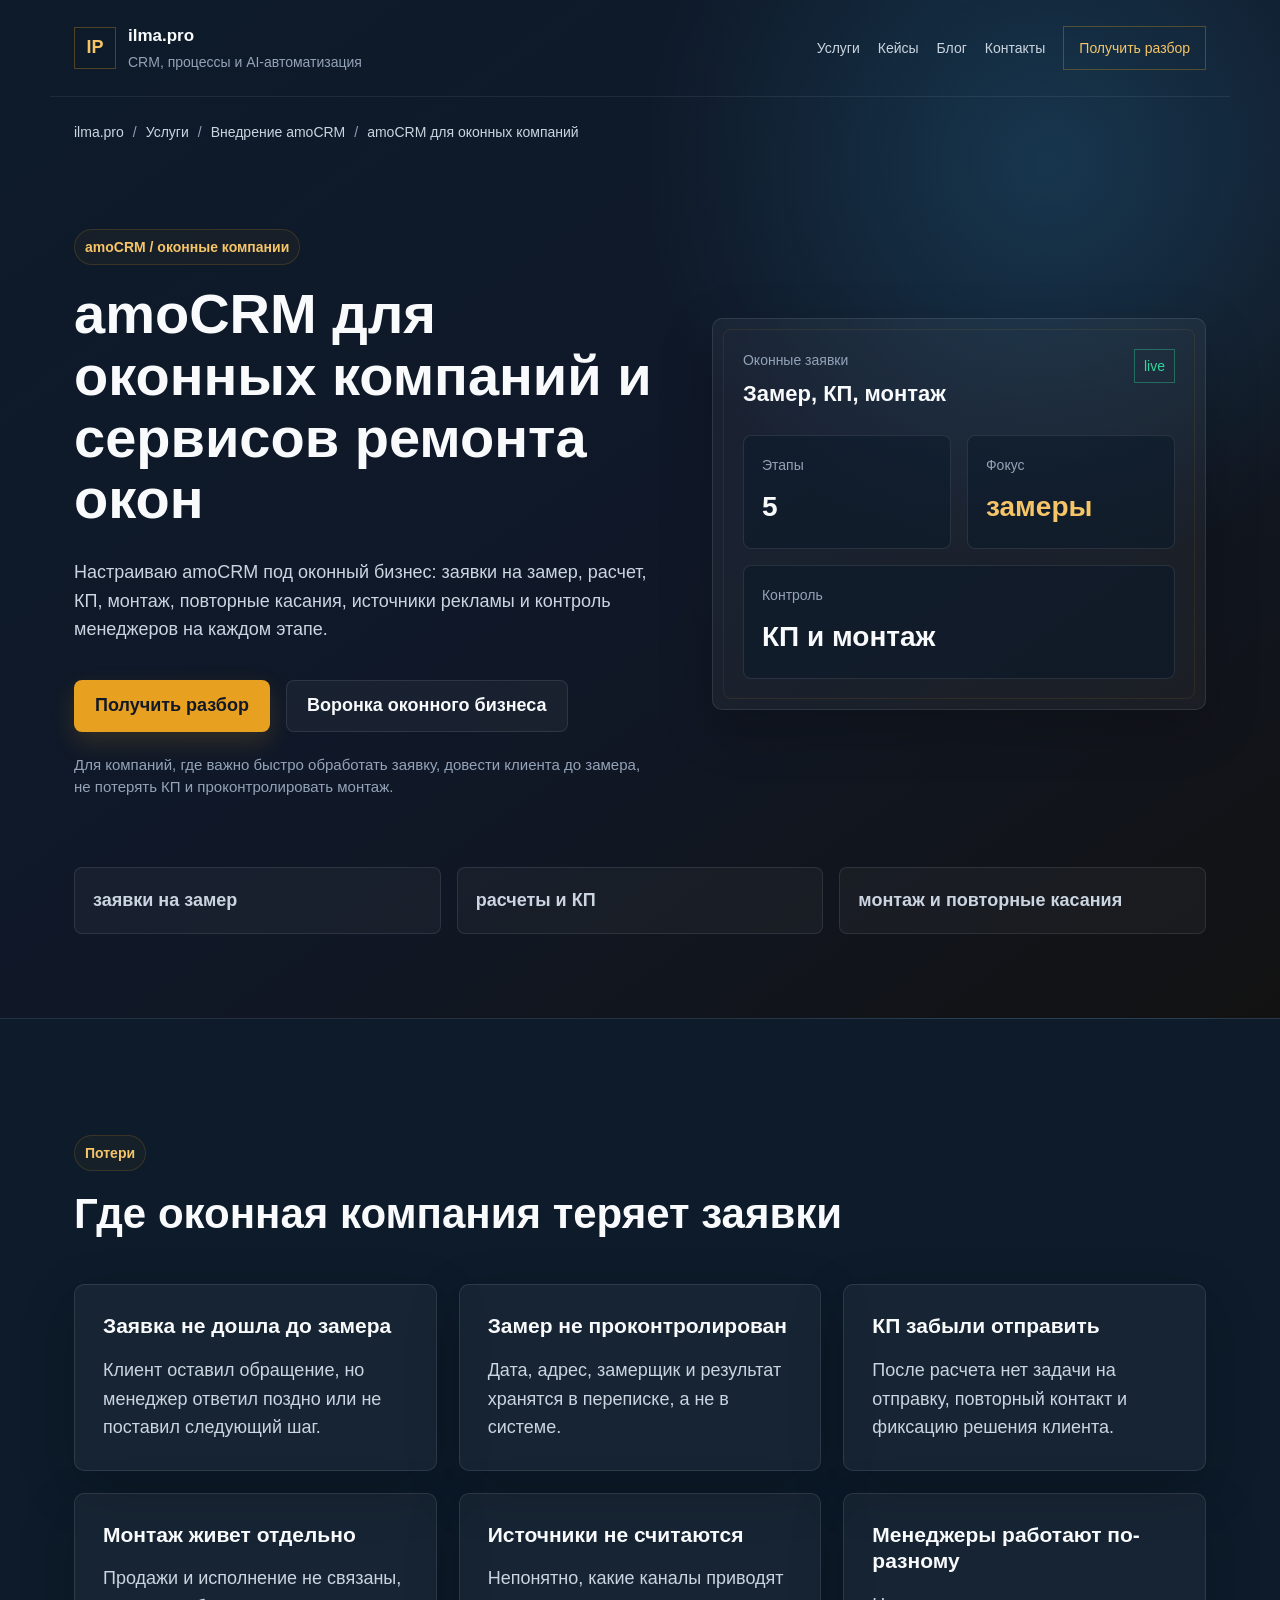
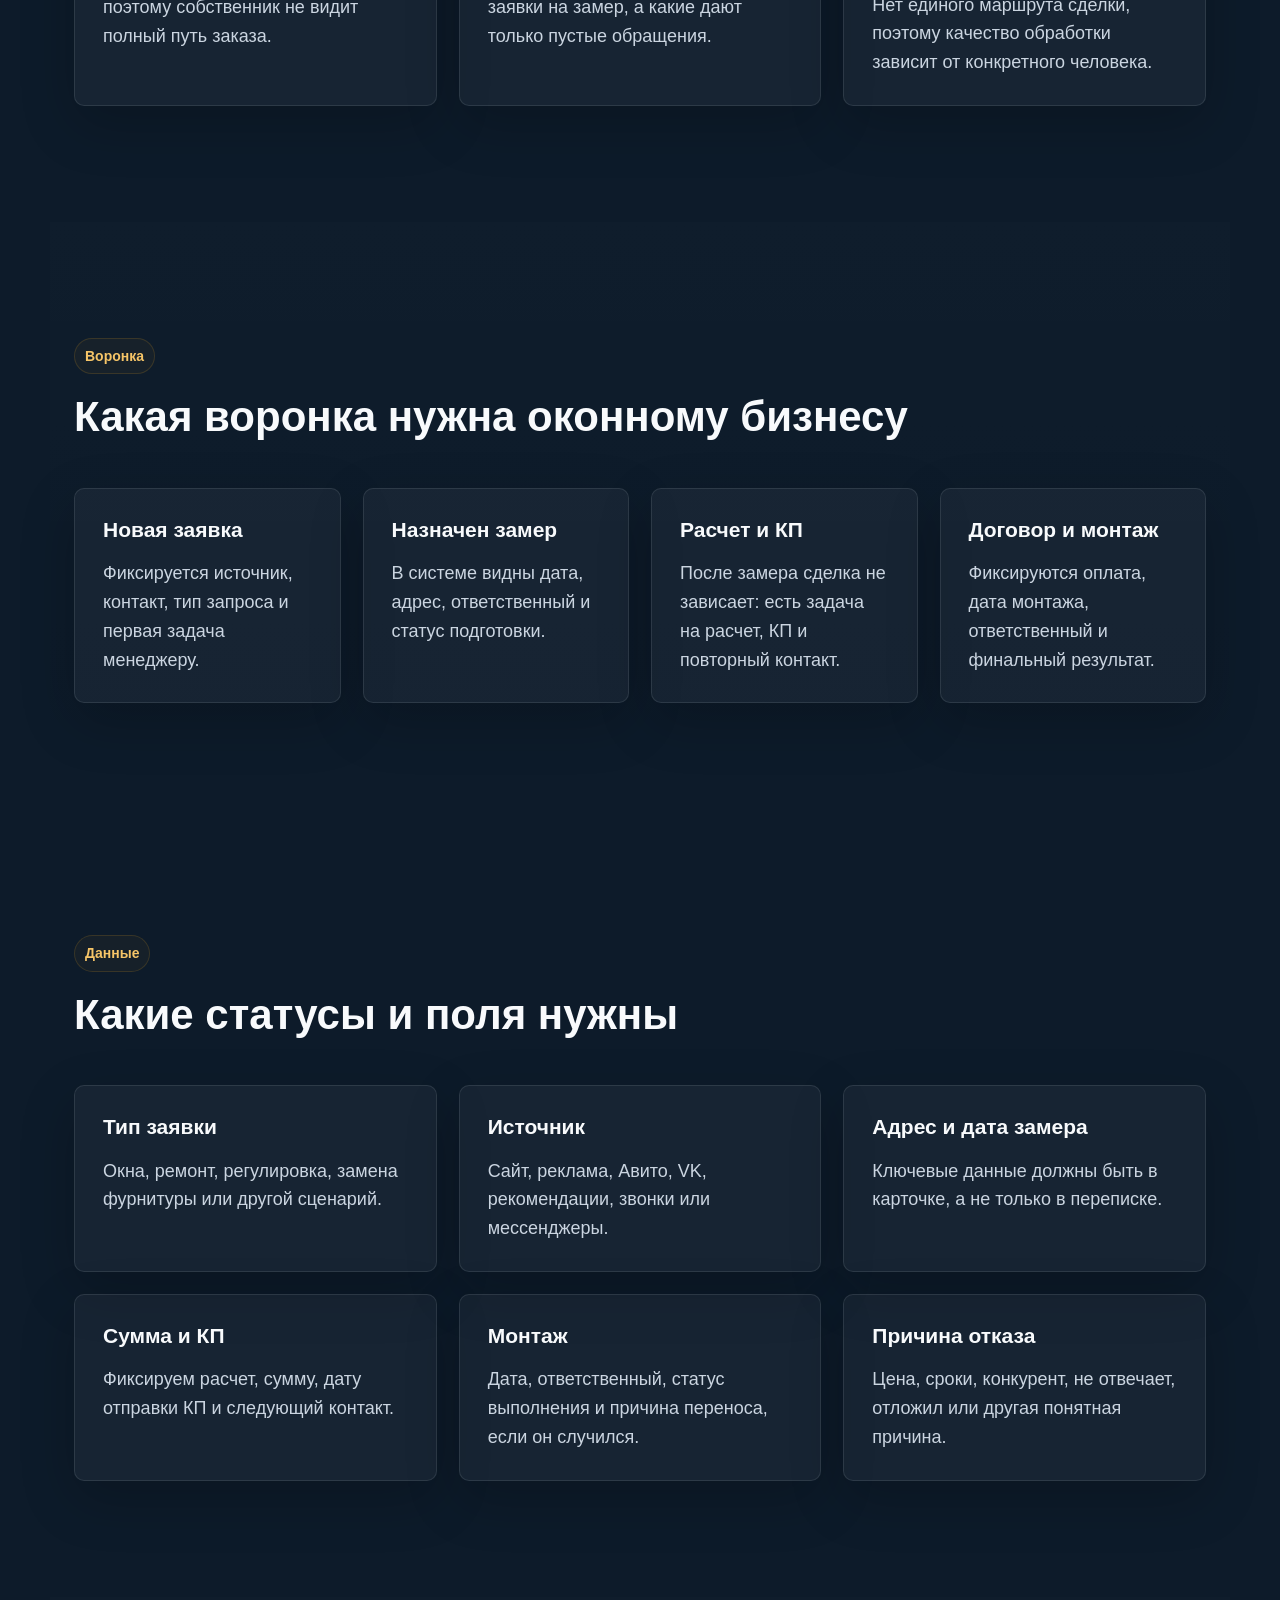
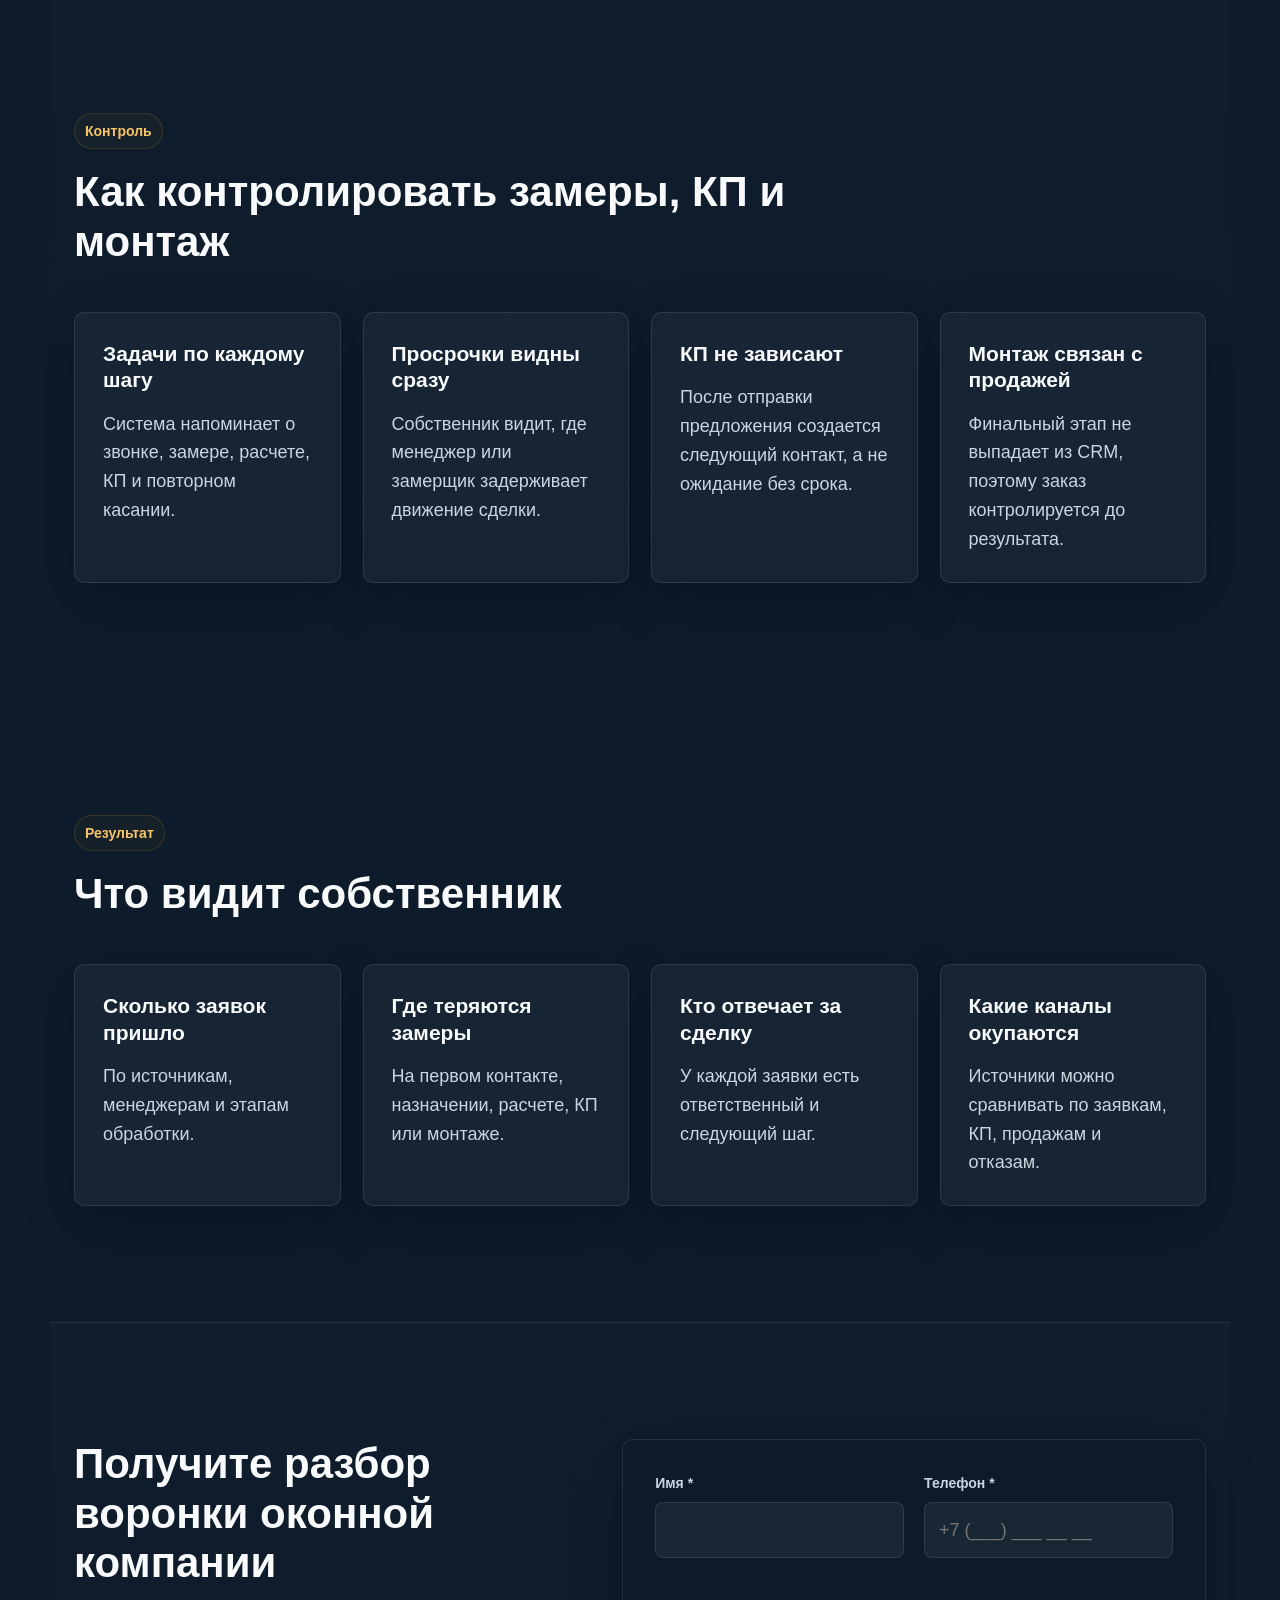
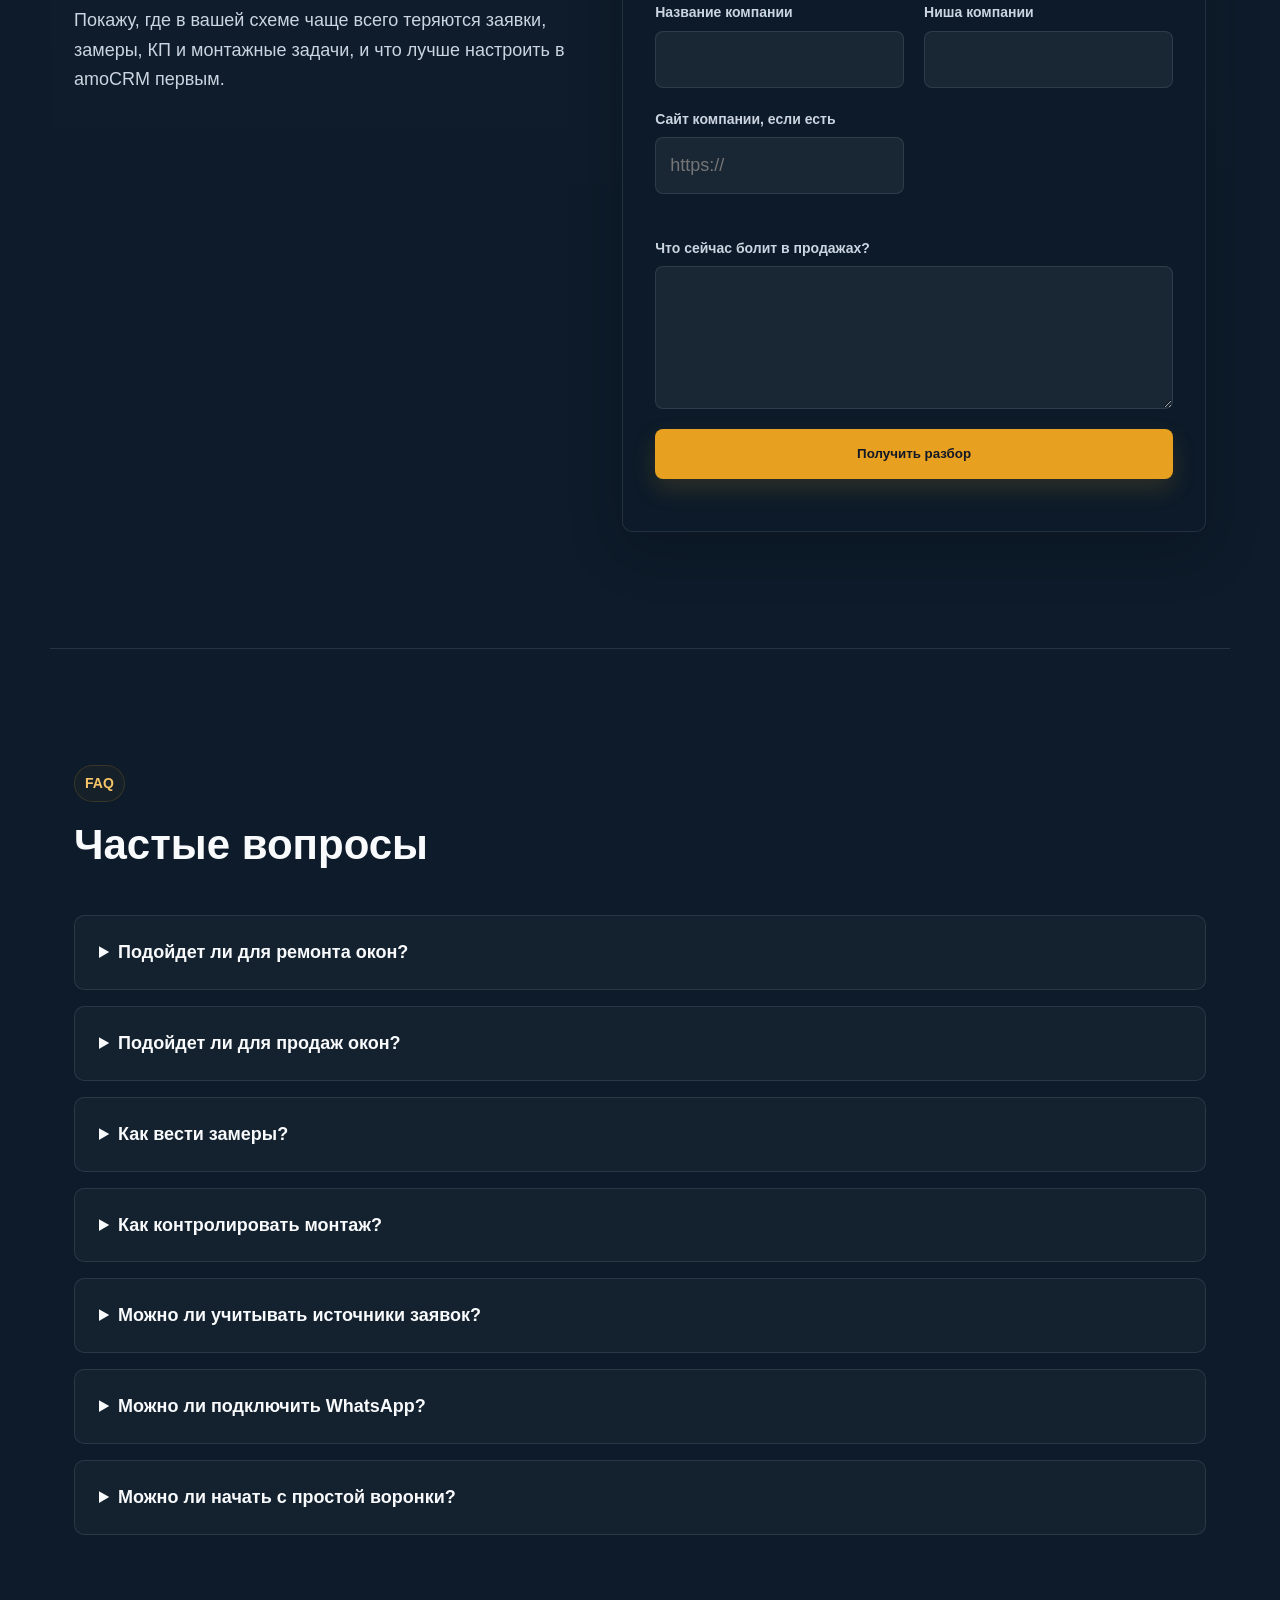
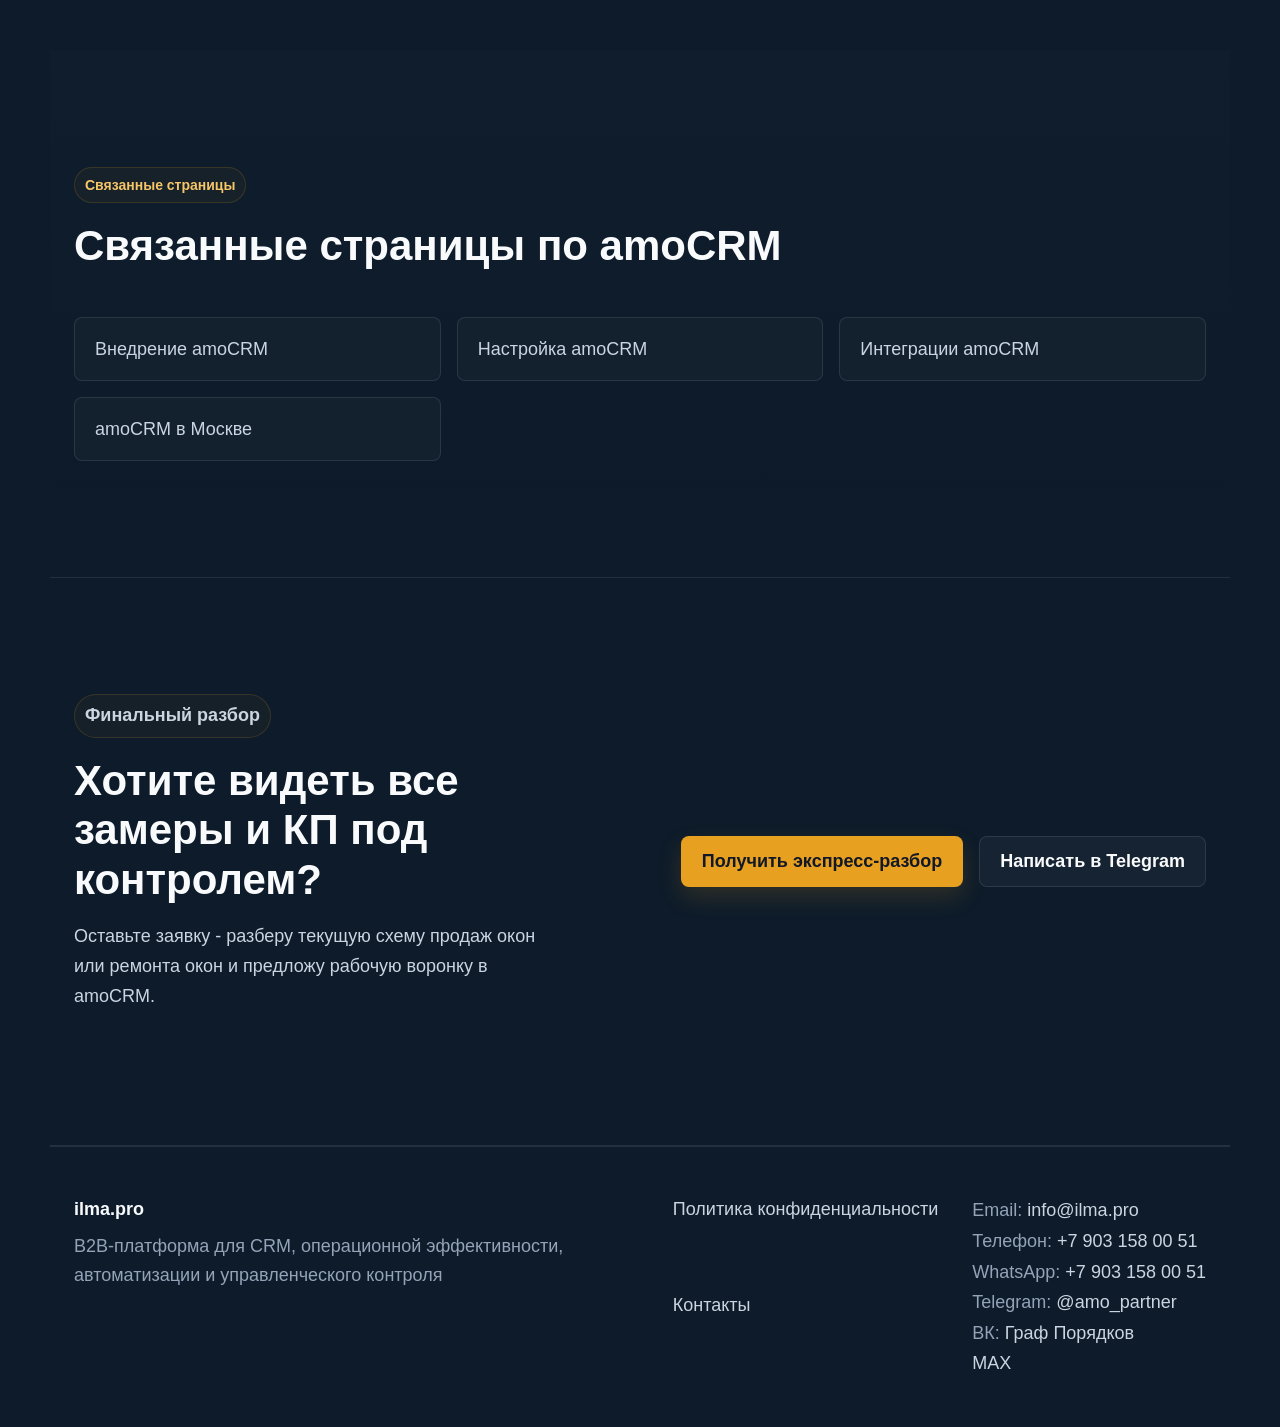
<file: services/amocrm/dlya-okonnyh-kompaniy/index.html>
<!doctype html>
<html lang="ru">
<head>
  <meta charset="utf-8">
  <meta name="viewport" content="width=device-width, initial-scale=1">
  <title>amoCRM для оконных компаний - заявки, замеры, КП, монтаж и контроль менеджеров</title>
  <meta name="description" content="Настройка amoCRM для оконных компаний и сервисов ремонта окон: заявки, замеры, расчеты, КП, монтаж, статусы, источники и контроль менеджеров.">
  <meta name="robots" content="index, follow">
  <link rel="canonical" href="https://ilma.pro/services/amocrm/dlya-okonnyh-kompaniy/">

  <meta property="og:title" content="amoCRM для оконных компаний - заявки, замеры, КП, монтаж и контроль менеджеров">
  <meta property="og:description" content="Настройка amoCRM для оконных компаний и сервисов ремонта окон: заявки, замеры, расчеты, КП, монтаж, статусы, источники и контроль менеджеров.">
  <meta property="og:type" content="website">
  <meta property="og:url" content="https://ilma.pro/services/amocrm/dlya-okonnyh-kompaniy/">
  <meta property="og:site_name" content="ilma.pro">

  <meta name="twitter:card" content="summary">
  <meta name="twitter:title" content="amoCRM для оконных компаний - заявки, замеры, КП, монтаж и контроль менеджеров">
  <meta name="twitter:description" content="Настройка amoCRM для оконных компаний и сервисов ремонта окон: заявки, замеры, расчеты, КП, монтаж, статусы, источники и контроль менеджеров.">

  <link rel="stylesheet" href="../../../css/style.css">
  <script src="../../../js/script.js" defer></script>

  <script type="application/ld+json">
  {
  "@context": "https://schema.org",
  "@type": "ProfessionalService",
  "name": "Граф Порядков",
  "description": "Настройка amoCRM для оконных компаний и сервисов ремонта окон: заявки, замеры, расчеты, КП, монтаж, статусы, источники и контроль менеджеров.",
  "areaServed": "Russia",
  "serviceType": "amoCRM для оконных компаний",
  "url": "https://ilma.pro/services/amocrm/dlya-okonnyh-kompaniy/",
  "email": "info@ilma.pro",
  "telephone": "+7 903 158 00 51",
  "parentOrganization": {
    "@type": "Organization",
    "name": "ilma.pro",
    "description": "B2B-платформа для CRM, операционной эффективности, автоматизации и управленческого контроля"
  }
}
  </script>
  <script type="application/ld+json">
  {
  "@context": "https://schema.org",
  "@type": "FAQPage",
  "mainEntity": [
    {
      "@type": "Question",
      "name": "Подойдет ли для ремонта окон?",
      "acceptedAnswer": {
        "@type": "Answer",
        "text": "Да. Воронку можно настроить под ремонт, регулировку, замену фурнитуры и сервисные заявки."
      }
    },
    {
      "@type": "Question",
      "name": "Подойдет ли для продаж окон?",
      "acceptedAnswer": {
        "@type": "Answer",
        "text": "Да. amoCRM удобно вести от заявки и замера до КП, договора, оплаты и монтажа."
      }
    },
    {
      "@type": "Question",
      "name": "Как вести замеры?",
      "acceptedAnswer": {
        "@type": "Answer",
        "text": "В карточке фиксируются дата, адрес, ответственный, результат замера и следующий шаг."
      }
    },
    {
      "@type": "Question",
      "name": "Как контролировать монтаж?",
      "acceptedAnswer": {
        "@type": "Answer",
        "text": "Монтаж можно вынести в отдельные этапы или задачи с датами, ответственными и статусом выполнения."
      }
    },
    {
      "@type": "Question",
      "name": "Можно ли учитывать источники заявок?",
      "acceptedAnswer": {
        "@type": "Answer",
        "text": "Да. Источники можно передавать из сайта, рекламы, звонков, мессенджеров и площадок."
      }
    },
    {
      "@type": "Question",
      "name": "Можно ли подключить WhatsApp?",
      "acceptedAnswer": {
        "@type": "Answer",
        "text": "Да. WhatsApp можно связать с amoCRM через подходящий сервис интеграции."
      }
    },
    {
      "@type": "Question",
      "name": "Можно ли начать с простой воронки?",
      "acceptedAnswer": {
        "@type": "Answer",
        "text": "Да. Часто достаточно одной понятной воронки: заявка, замер, расчет, КП, договор, монтаж."
      }
    }
  ]
}
  </script>
  <script type="application/ld+json">
  {
  "@context": "https://schema.org",
  "@type": "WebSite",
  "name": "ilma.pro",
  "url": "https://ilma.pro/",
  "description": "B2B-платформа для CRM, операционной эффективности, автоматизации и управленческого контроля",
  "inLanguage": "ru-RU"
}
  </script>
  <script type="application/ld+json">
  {
  "@context": "https://schema.org",
  "@type": "BreadcrumbList",
  "itemListElement": [
    {
      "@type": "ListItem",
      "position": 1,
      "name": "ilma.pro",
      "item": "https://ilma.pro/"
    },
    {
      "@type": "ListItem",
      "position": 2,
      "name": "Услуги",
      "item": "https://ilma.pro/services/"
    },
    {
      "@type": "ListItem",
      "position": 3,
      "name": "Внедрение amoCRM",
      "item": "https://ilma.pro/services/amocrm/"
    },
    {
      "@type": "ListItem",
      "position": 4,
      "name": "amoCRM для оконных компаний",
      "item": "https://ilma.pro/services/amocrm/dlya-okonnyh-kompaniy/"
    }
  ]
}
  </script>
</head>
<body>
  
  <!-- Yandex.Metrika counter -->
  <script type="text/javascript">
      (function(m,e,t,r,i,k,a){
          m[i]=m[i]||function(){(m[i].a=m[i].a||[]).push(arguments)};
          m[i].l=1*new Date();
          for (var j = 0; j < document.scripts.length; j++) {if (document.scripts[j].src === r) { return; }}
          k=e.createElement(t),a=e.getElementsByTagName(t)[0],k.async=1,k.src=r,a.parentNode.insertBefore(k,a)
      })(window, document,'script','https://mc.yandex.ru/metrika/tag.js?id=109472354', 'ym');

      ym(109472354, 'init', {ssr:true, webvisor:true, clickmap:true, referrer: document.referrer, url: location.href, accurateTrackBounce:true, trackLinks:true});
  </script>
  <noscript><div><img src="https://mc.yandex.ru/watch/109472354" style="position:absolute; left:-9999px;" alt="" /></div></noscript>
  <!-- /Yandex.Metrika counter -->

  
  <header class="site-header">
    <nav class="nav nav-platform" aria-label="Навигация платформы">
      <a class="brand" href="/" aria-label="ilma.pro">
        <span class="brand-mark" aria-hidden="true">IP</span>
        <span>
          <strong>ilma.pro</strong>
          <small>CRM, процессы и AI-автоматизация</small>
        </span>
      </a>
      <button class="nav-toggle" type="button" aria-controls="nav-menu" aria-expanded="false">
        <span></span>
        <span></span>
        <span></span>
        <span class="sr-only">Открыть меню</span>
      </button>
      <div class="nav-menu nav-menu-platform" id="nav-menu">
        <a href="/services/">Услуги</a>
<a href="/cases/">Кейсы</a>
<a href="/blog/">Блог</a>
<a href="/contacts/">Контакты</a>
        <a class="nav-cta" href="#lead">Получить разбор</a>
      </div>
    </nav>
    <div class="breadcrumbs" aria-label="Хлебные крошки"><a href="/">ilma.pro</a><span>/</span><a href="/services/">Услуги</a><span>/</span><a href="/services/amocrm/">Внедрение amoCRM</a><span>/</span><a href="/services/amocrm/dlya-okonnyh-kompaniy/">amoCRM для оконных компаний</a></div>
    
    <section class="hero" id="top">
      <div class="hero-copy" data-animate="reveal">
        <p class="eyebrow">amoCRM / оконные компании</p>
        <h1>amoCRM для оконных компаний и сервисов ремонта окон</h1>
        <p class="hero-lead">Настраиваю amoCRM под оконный бизнес: заявки на замер, расчет, КП, монтаж, повторные касания, источники рекламы и контроль менеджеров на каждом этапе.</p>
        <div class="hero-actions">
          <a class="button button-primary" href="#lead">Получить разбор</a>
          <a class="button button-ghost" href="#details">Воронка оконного бизнеса</a>
        </div>
        <p class="hero-note">Для компаний, где важно быстро обработать заявку, довести клиента до замера, не потерять КП и проконтролировать монтаж.</p>
      </div>

      <div class="dashboard-card" aria-label="Mockup CRM-дашборда" data-animate="reveal">
        <div class="dashboard-top">
          <div>
            <p class="dashboard-label">Оконные заявки</p>
            <strong>Замер, КП, монтаж</strong>
          </div>
          <span>live</span>
        </div>
        <div class="metric-grid">
          <div class="metric"><span>Этапы</span><strong data-counter="5">5</strong></div>
<div class="metric warning"><span>Фокус</span><strong>замеры</strong></div>
<div class="metric wide"><span>Контроль</span><strong>КП и монтаж</strong></div>
        </div>
      </div>

      <div class="hero-benefits" aria-label="Преимущества" data-animate="reveal-list">
        <span>заявки на замер</span>
<span>расчеты и КП</span>
<span>монтаж и повторные касания</span>
      </div>
    </section>
  </header>

  <main>
    
    <section class="section" id="problems">
      <div class="section-heading">
        <p class="eyebrow">Потери</p>
        <h2>Где оконная компания теряет заявки</h2>
      </div>
      <div class="cards-grid six">
        
        <article class="card" data-animate="reveal">
          <h3>Заявка не дошла до замера</h3>
          <p>Клиент оставил обращение, но менеджер ответил поздно или не поставил следующий шаг.</p>
        </article>

        <article class="card" data-animate="reveal">
          <h3>Замер не проконтролирован</h3>
          <p>Дата, адрес, замерщик и результат хранятся в переписке, а не в системе.</p>
        </article>

        <article class="card" data-animate="reveal">
          <h3>КП забыли отправить</h3>
          <p>После расчета нет задачи на отправку, повторный контакт и фиксацию решения клиента.</p>
        </article>

        <article class="card" data-animate="reveal">
          <h3>Монтаж живет отдельно</h3>
          <p>Продажи и исполнение не связаны, поэтому собственник не видит полный путь заказа.</p>
        </article>

        <article class="card" data-animate="reveal">
          <h3>Источники не считаются</h3>
          <p>Непонятно, какие каналы приводят заявки на замер, а какие дают только пустые обращения.</p>
        </article>

        <article class="card" data-animate="reveal">
          <h3>Менеджеры работают по-разному</h3>
          <p>Нет единого маршрута сделки, поэтому качество обработки зависит от конкретного человека.</p>
        </article>
      </div>
    </section>

    <section class="section" id="details">
      <div class="section-heading">
        <p class="eyebrow">Воронка</p>
        <h2>Какая воронка нужна оконному бизнесу</h2>
      </div>
      <div class="cards-grid four">
        
        <article class="card" data-animate="reveal">
          <h3>Новая заявка</h3>
          <p>Фиксируется источник, контакт, тип запроса и первая задача менеджеру.</p>
        </article>

        <article class="card" data-animate="reveal">
          <h3>Назначен замер</h3>
          <p>В системе видны дата, адрес, ответственный и статус подготовки.</p>
        </article>

        <article class="card" data-animate="reveal">
          <h3>Расчет и КП</h3>
          <p>После замера сделка не зависает: есть задача на расчет, КП и повторный контакт.</p>
        </article>

        <article class="card" data-animate="reveal">
          <h3>Договор и монтаж</h3>
          <p>Фиксируются оплата, дата монтажа, ответственный и финальный результат.</p>
        </article>
      </div>
    </section>

    <section class="section" id="fields">
      <div class="section-heading">
        <p class="eyebrow">Данные</p>
        <h2>Какие статусы и поля нужны</h2>
      </div>
      <div class="cards-grid six">
        
        <article class="card" data-animate="reveal">
          <h3>Тип заявки</h3>
          <p>Окна, ремонт, регулировка, замена фурнитуры или другой сценарий.</p>
        </article>

        <article class="card" data-animate="reveal">
          <h3>Источник</h3>
          <p>Сайт, реклама, Авито, VK, рекомендации, звонки или мессенджеры.</p>
        </article>

        <article class="card" data-animate="reveal">
          <h3>Адрес и дата замера</h3>
          <p>Ключевые данные должны быть в карточке, а не только в переписке.</p>
        </article>

        <article class="card" data-animate="reveal">
          <h3>Сумма и КП</h3>
          <p>Фиксируем расчет, сумму, дату отправки КП и следующий контакт.</p>
        </article>

        <article class="card" data-animate="reveal">
          <h3>Монтаж</h3>
          <p>Дата, ответственный, статус выполнения и причина переноса, если он случился.</p>
        </article>

        <article class="card" data-animate="reveal">
          <h3>Причина отказа</h3>
          <p>Цена, сроки, конкурент, не отвечает, отложил или другая понятная причина.</p>
        </article>
      </div>
    </section>

    <section class="section" id="control">
      <div class="section-heading">
        <p class="eyebrow">Контроль</p>
        <h2>Как контролировать замеры, КП и монтаж</h2>
      </div>
      <div class="cards-grid four">
        
        <article class="card" data-animate="reveal">
          <h3>Задачи по каждому шагу</h3>
          <p>Система напоминает о звонке, замере, расчете, КП и повторном касании.</p>
        </article>

        <article class="card" data-animate="reveal">
          <h3>Просрочки видны сразу</h3>
          <p>Собственник видит, где менеджер или замерщик задерживает движение сделки.</p>
        </article>

        <article class="card" data-animate="reveal">
          <h3>КП не зависают</h3>
          <p>После отправки предложения создается следующий контакт, а не ожидание без срока.</p>
        </article>

        <article class="card" data-animate="reveal">
          <h3>Монтаж связан с продажей</h3>
          <p>Финальный этап не выпадает из CRM, поэтому заказ контролируется до результата.</p>
        </article>
      </div>
    </section>

    <section class="section" id="owner">
      <div class="section-heading">
        <p class="eyebrow">Результат</p>
        <h2>Что видит собственник</h2>
      </div>
      <div class="cards-grid four">
        
        <article class="card" data-animate="reveal">
          <h3>Сколько заявок пришло</h3>
          <p>По источникам, менеджерам и этапам обработки.</p>
        </article>

        <article class="card" data-animate="reveal">
          <h3>Где теряются замеры</h3>
          <p>На первом контакте, назначении, расчете, КП или монтаже.</p>
        </article>

        <article class="card" data-animate="reveal">
          <h3>Кто отвечает за сделку</h3>
          <p>У каждой заявки есть ответственный и следующий шаг.</p>
        </article>

        <article class="card" data-animate="reveal">
          <h3>Какие каналы окупаются</h3>
          <p>Источники можно сравнивать по заявкам, КП, продажам и отказам.</p>
        </article>
      </div>
    </section>

    <section class="section lead-section" id="lead">
      <div class="lead-copy">
        
        <h2>Получите разбор воронки оконной компании</h2>
        <p>Покажу, где в вашей схеме чаще всего теряются заявки, замеры, КП и монтажные задачи, и что лучше настроить в amoCRM первым.</p>
      </div>
      <form class="lead-form" id="lead-form" novalidate>
        <div class="form-row">
          <label for="name">Имя *</label>
          <input id="name" name="name" type="text" minlength="2" required autocomplete="name">
          <small class="field-error" data-error-for="name"></small>
        </div>
        <div class="form-row">
          <label for="phone">Телефон *</label>
          <input id="phone" name="phone" type="tel" inputmode="tel" required autocomplete="tel" placeholder="+7 (___) ___ __ __">
          <small class="field-error" data-error-for="phone"></small>
        </div>
        <div class="form-row">
          <label for="companyName">Название компании</label>
          <input id="companyName" name="companyName" type="text" autocomplete="organization">
        </div>
        <div class="form-row">
          <label for="industry">Ниша компании</label>
          <input id="industry" name="industry" type="text">
        </div>
        <div class="form-row">
          <label for="website">Сайт компании, если есть</label>
          <input id="website" name="website" type="url" inputmode="url" placeholder="https://">
          <small class="field-error" data-error-for="website"></small>
        </div>
        <div class="form-row full">
          <label for="pain">Что сейчас болит в продажах?</label>
          <textarea id="pain" name="pain" rows="4"></textarea>
        </div>
        <input type="hidden" name="utm_source">
        <input type="hidden" name="utm_medium">
        <input type="hidden" name="utm_campaign">
        <input type="hidden" name="utm_content">
        <input type="hidden" name="utm_term">
        <input type="hidden" name="referrer">
        <input type="hidden" name="landing_page">
        <input type="hidden" name="form_page">
        <input type="hidden" name="timestamp">
        <input type="hidden" name="offer" value="amocrm_windows">
        <button class="button button-primary full" type="submit">Получить разбор</button>
        <p class="form-status" id="form-status" role="status" aria-live="polite"></p>
      </form>
    </section>

    <section class="section" id="faq">
      <div class="section-heading">
        <p class="eyebrow">FAQ</p>
        <h2>Частые вопросы</h2>
      </div>
      <div class="faq-list">
        <details><summary>Подойдет ли для ремонта окон?</summary><p>Да. Воронку можно настроить под ремонт, регулировку, замену фурнитуры и сервисные заявки.</p></details>
<details><summary>Подойдет ли для продаж окон?</summary><p>Да. amoCRM удобно вести от заявки и замера до КП, договора, оплаты и монтажа.</p></details>
<details><summary>Как вести замеры?</summary><p>В карточке фиксируются дата, адрес, ответственный, результат замера и следующий шаг.</p></details>
<details><summary>Как контролировать монтаж?</summary><p>Монтаж можно вынести в отдельные этапы или задачи с датами, ответственными и статусом выполнения.</p></details>
<details><summary>Можно ли учитывать источники заявок?</summary><p>Да. Источники можно передавать из сайта, рекламы, звонков, мессенджеров и площадок.</p></details>
<details><summary>Можно ли подключить WhatsApp?</summary><p>Да. WhatsApp можно связать с amoCRM через подходящий сервис интеграции.</p></details>
<details><summary>Можно ли начать с простой воронки?</summary><p>Да. Часто достаточно одной понятной воронки: заявка, замер, расчет, КП, договор, монтаж.</p></details>
      </div>
    </section>

    <section class="section related-links" id="related">
      <div class="section-heading">
        <p class="eyebrow">Связанные страницы</p>
        <h2>Связанные страницы по amoCRM</h2>
      </div>
      <div class="related-grid">
        <a href="/services/amocrm/">Внедрение amoCRM</a>
<a href="/services/amocrm/nastroyka/">Настройка amoCRM</a>
<a href="/services/amocrm/integracii/">Интеграции amoCRM</a>
<a href="/services/amocrm/moskva/">amoCRM в Москве</a>
      </div>
    </section>

    <section class="section final-cta" id="contact">
      <div>
        <p class="eyebrow">Финальный разбор</p>
        <h2>Хотите видеть все замеры и КП под контролем?</h2>
        <p>Оставьте заявку - разберу текущую схему продаж окон или ремонта окон и предложу рабочую воронку в amoCRM.</p>
      </div>
      <div class="cta-actions">
        <a class="button button-primary" href="#lead">Получить экспресс-разбор</a>
        <a class="button button-ghost" href="https://t.me/amo_partner" data-goal="click_telegram">Написать в Telegram</a>
      </div>
    </section>
  </main>

  
  <footer class="footer">
    <div>
      <strong>ilma.pro</strong>
      <p>B2B-платформа для CRM, операционной эффективности, автоматизации и управленческого контроля</p>
    </div>
    <nav aria-label="Ссылки в подвале">
      <a href="#privacy">Политика конфиденциальности</a>
      <a href="#contact">Контакты</a>
    </nav>
    <address>
      Email: <a href="mailto:info@ilma.pro" data-goal="click_email">info@ilma.pro</a><br>
      Телефон: <a href="tel:+79031580051" data-goal="click_phone">+7 903 158 00 51</a><br>
      WhatsApp: <a href="https://wa.me/79031580051" data-goal="click_whatsapp">+7 903 158 00 51</a><br>
      Telegram: <a href="https://t.me/amo_partner" data-goal="click_telegram">@amo_partner</a><br>
      ВК: <a href="https://vk.ru/it_simple_123" data-goal="click_vk">Граф Порядков</a><br>

      <a href="https://max.ru/u/f9LHodD0cOIG8smtAmnUhJjLb4iNOmc1T8EXcWCCZ4kDRq5IBw81AKWZTOw" data-goal="click_max">MAX</a>
    </address>
  </footer>
</body>
</html>
</file>
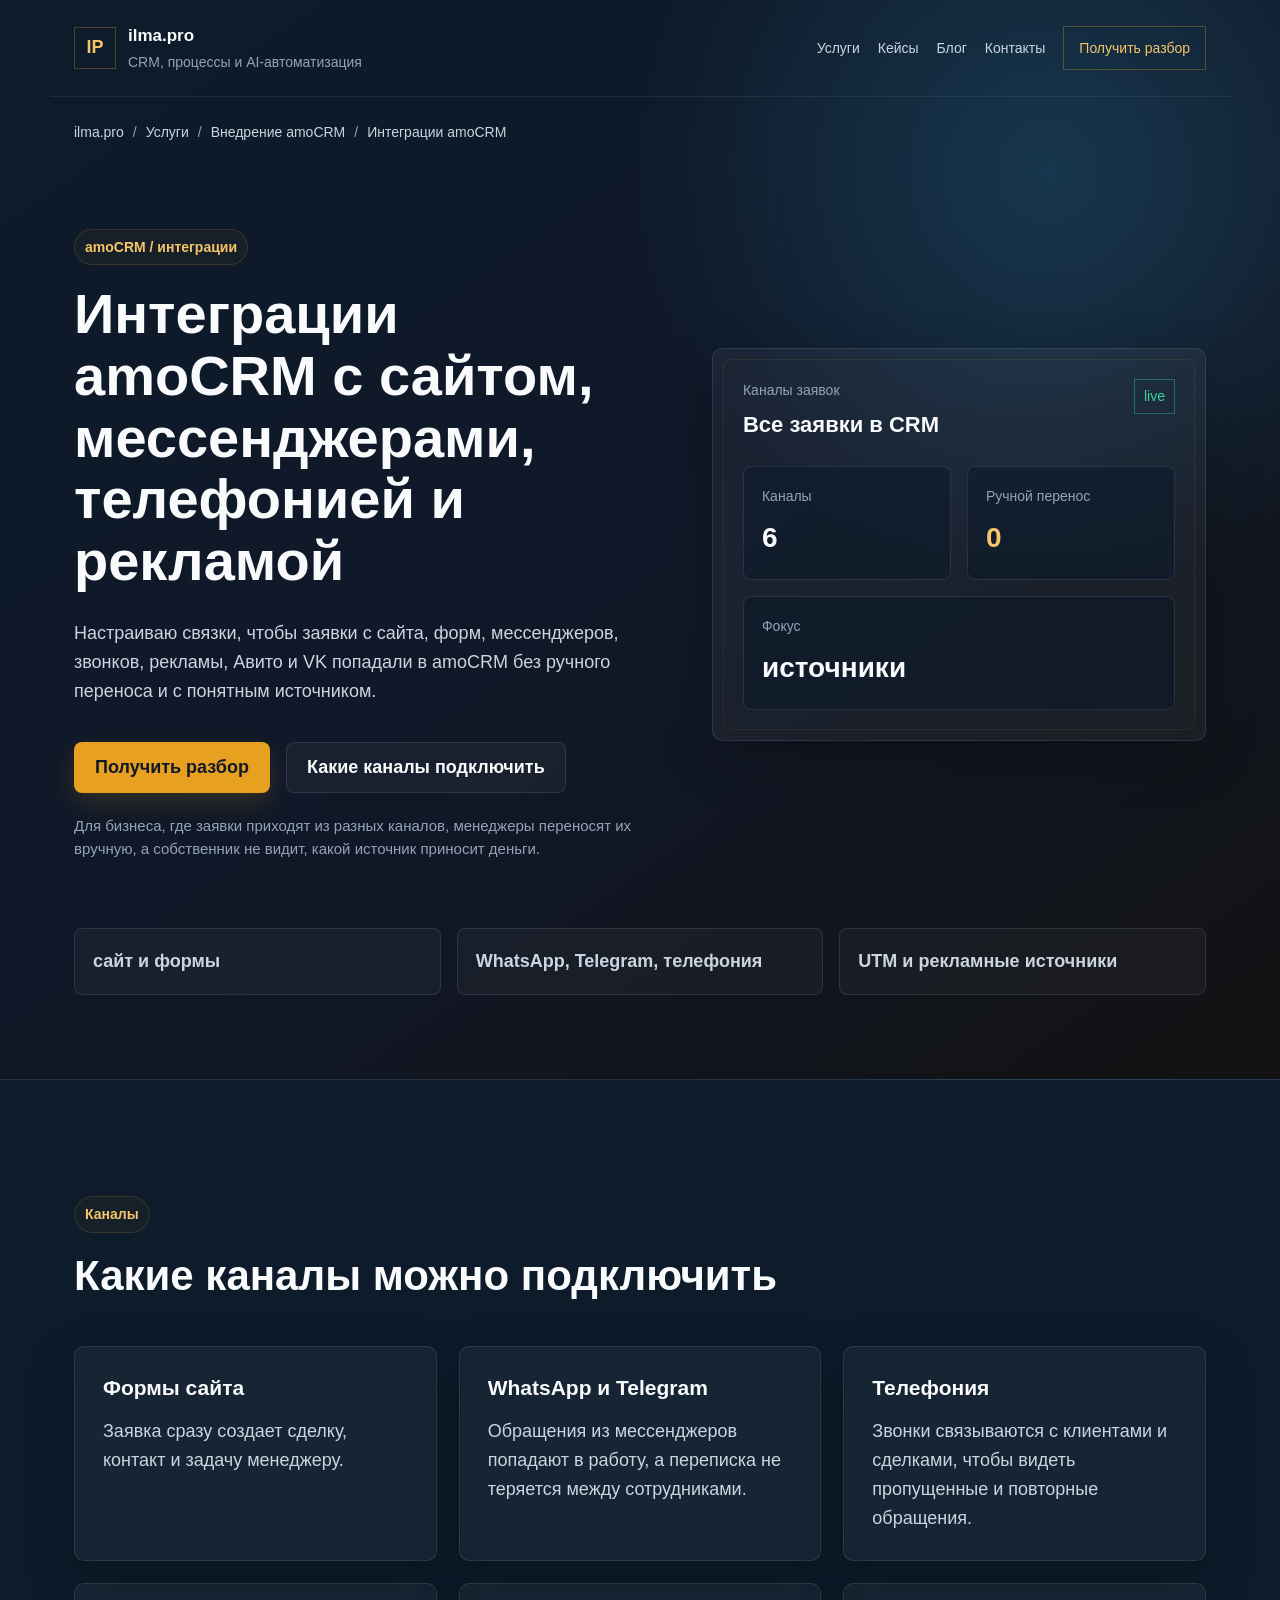
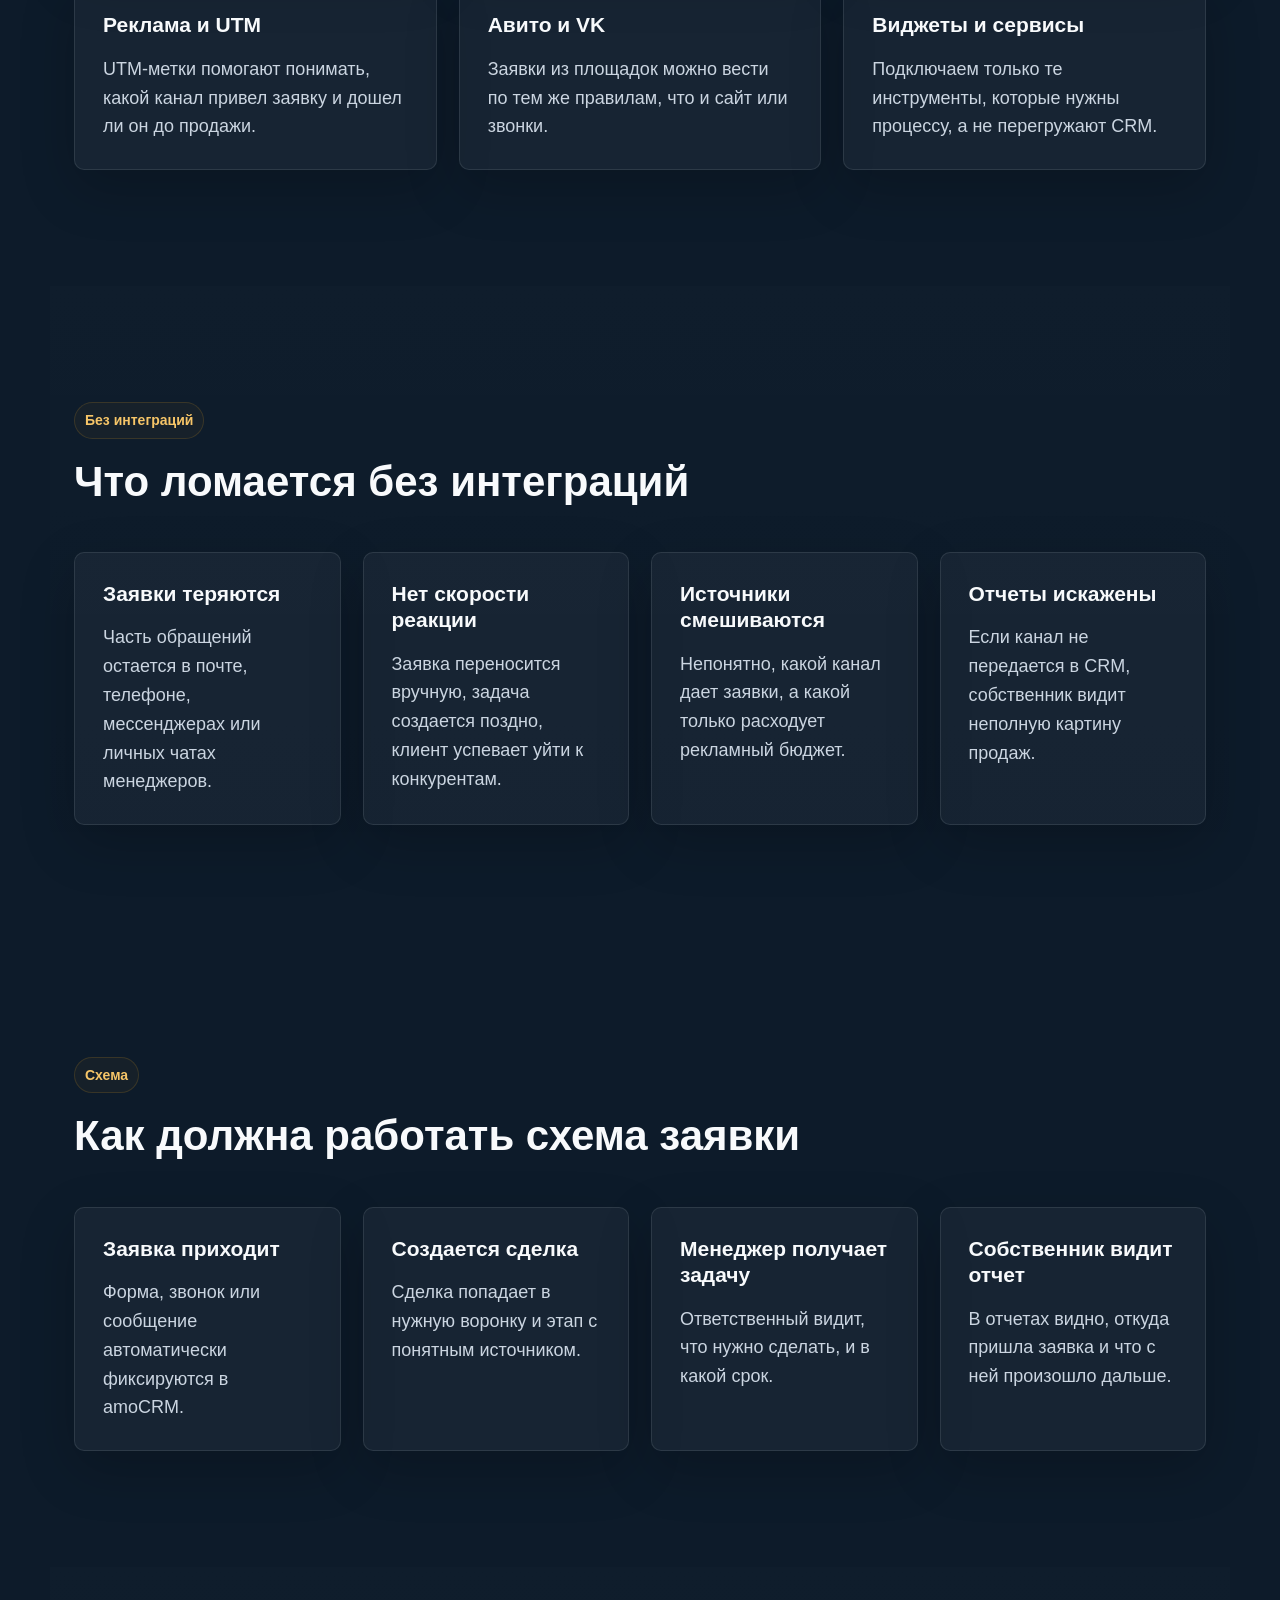
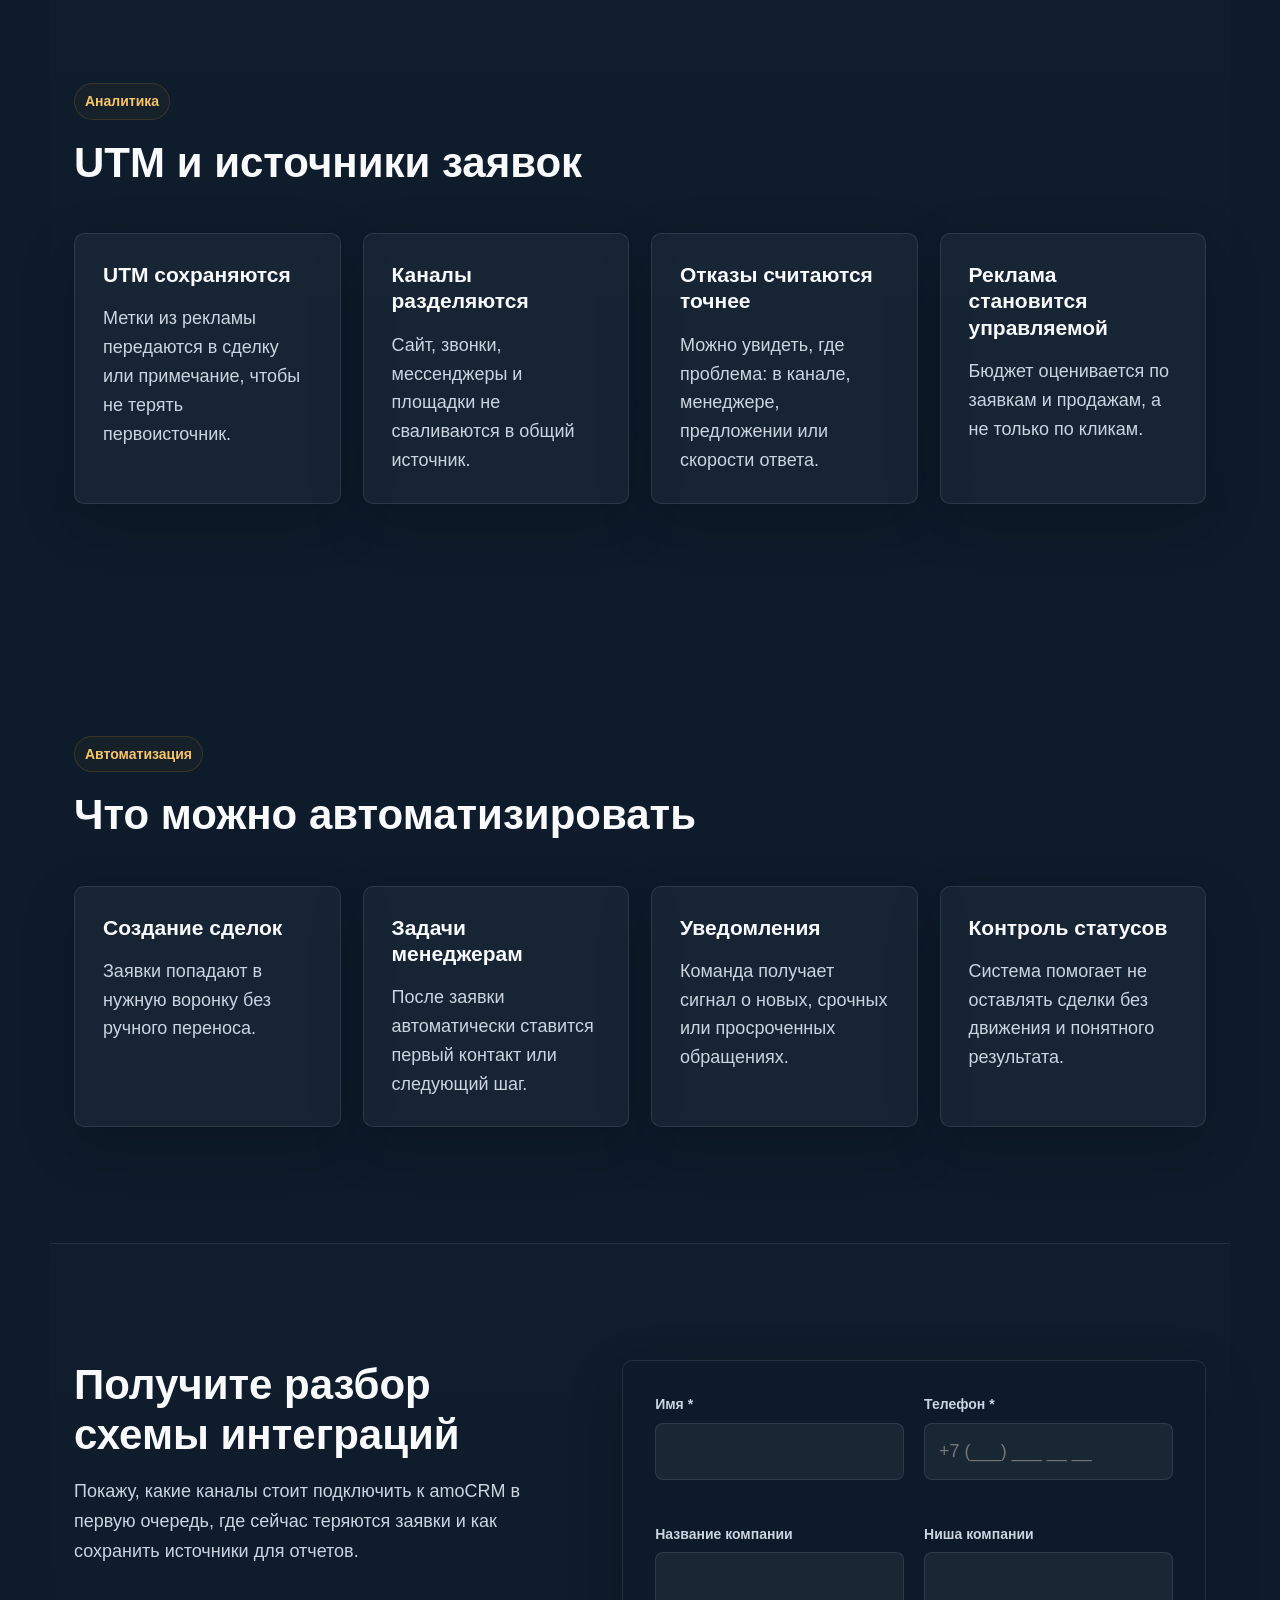
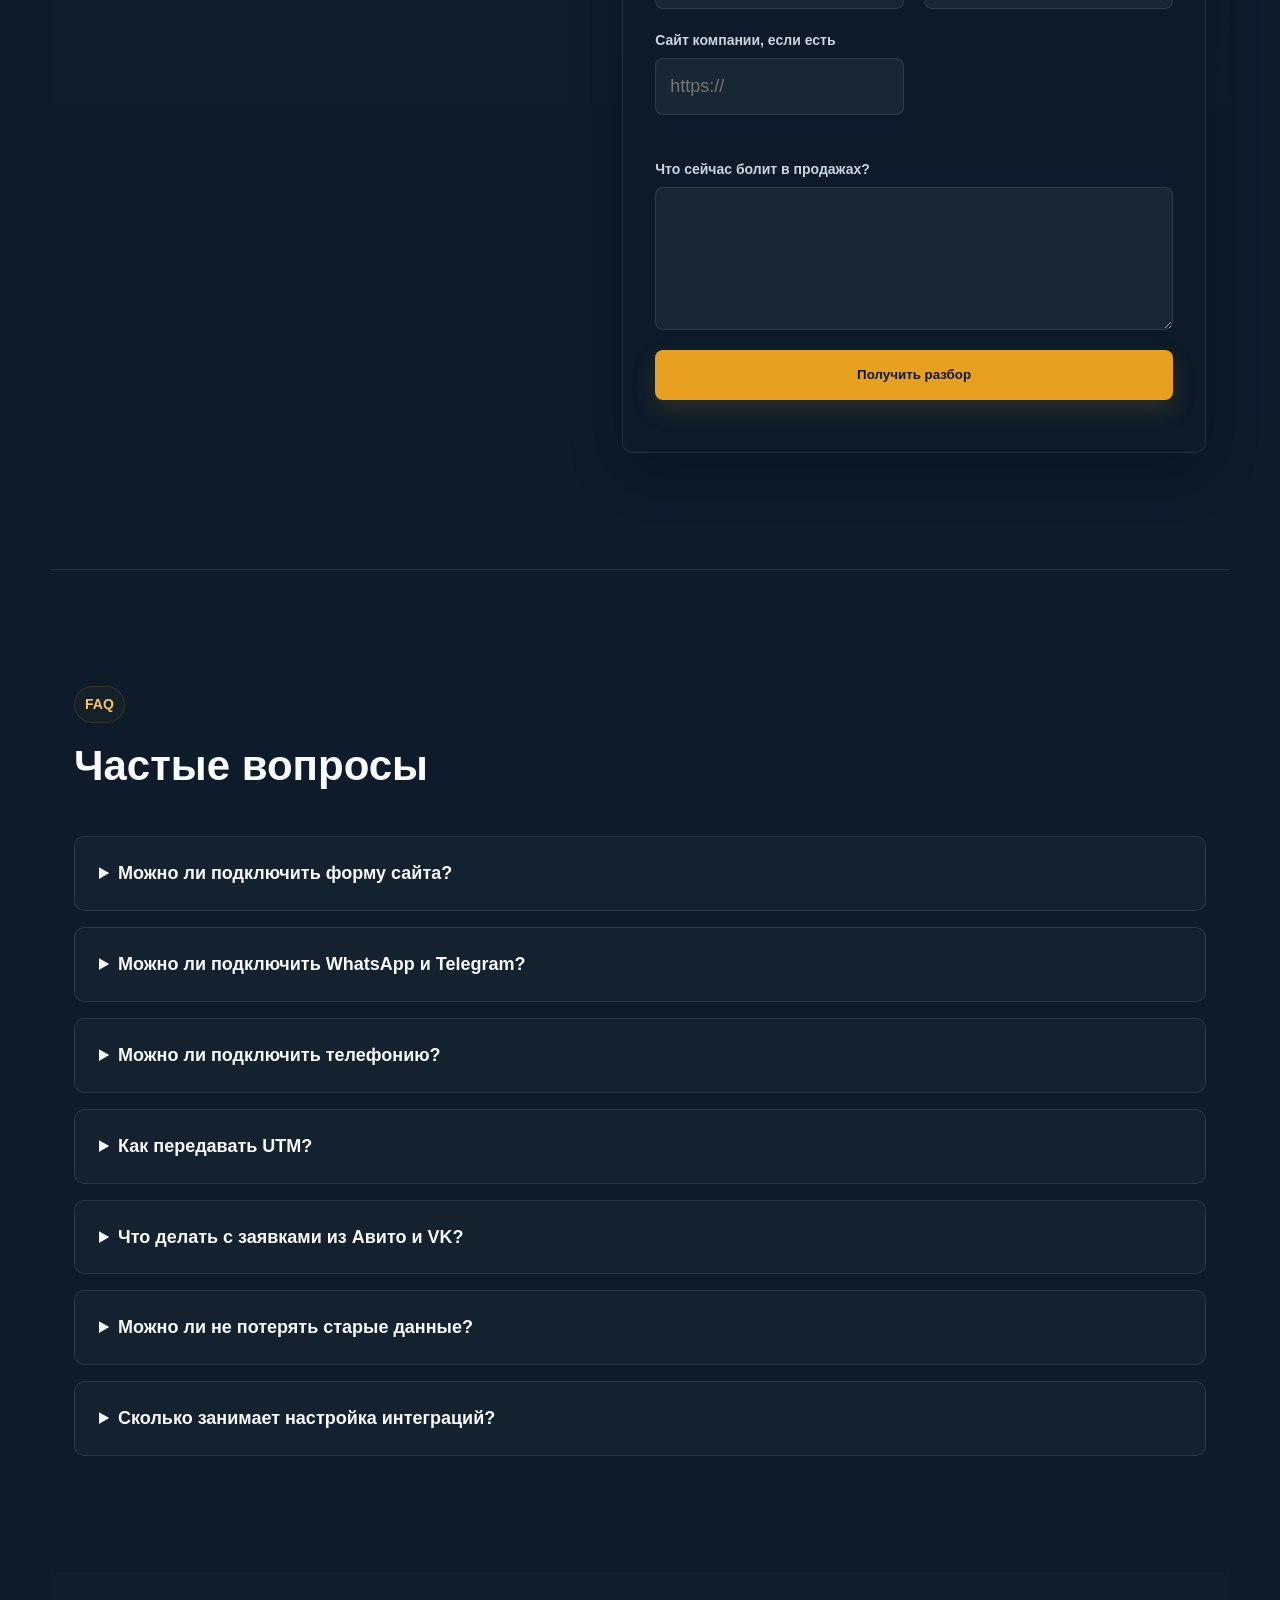
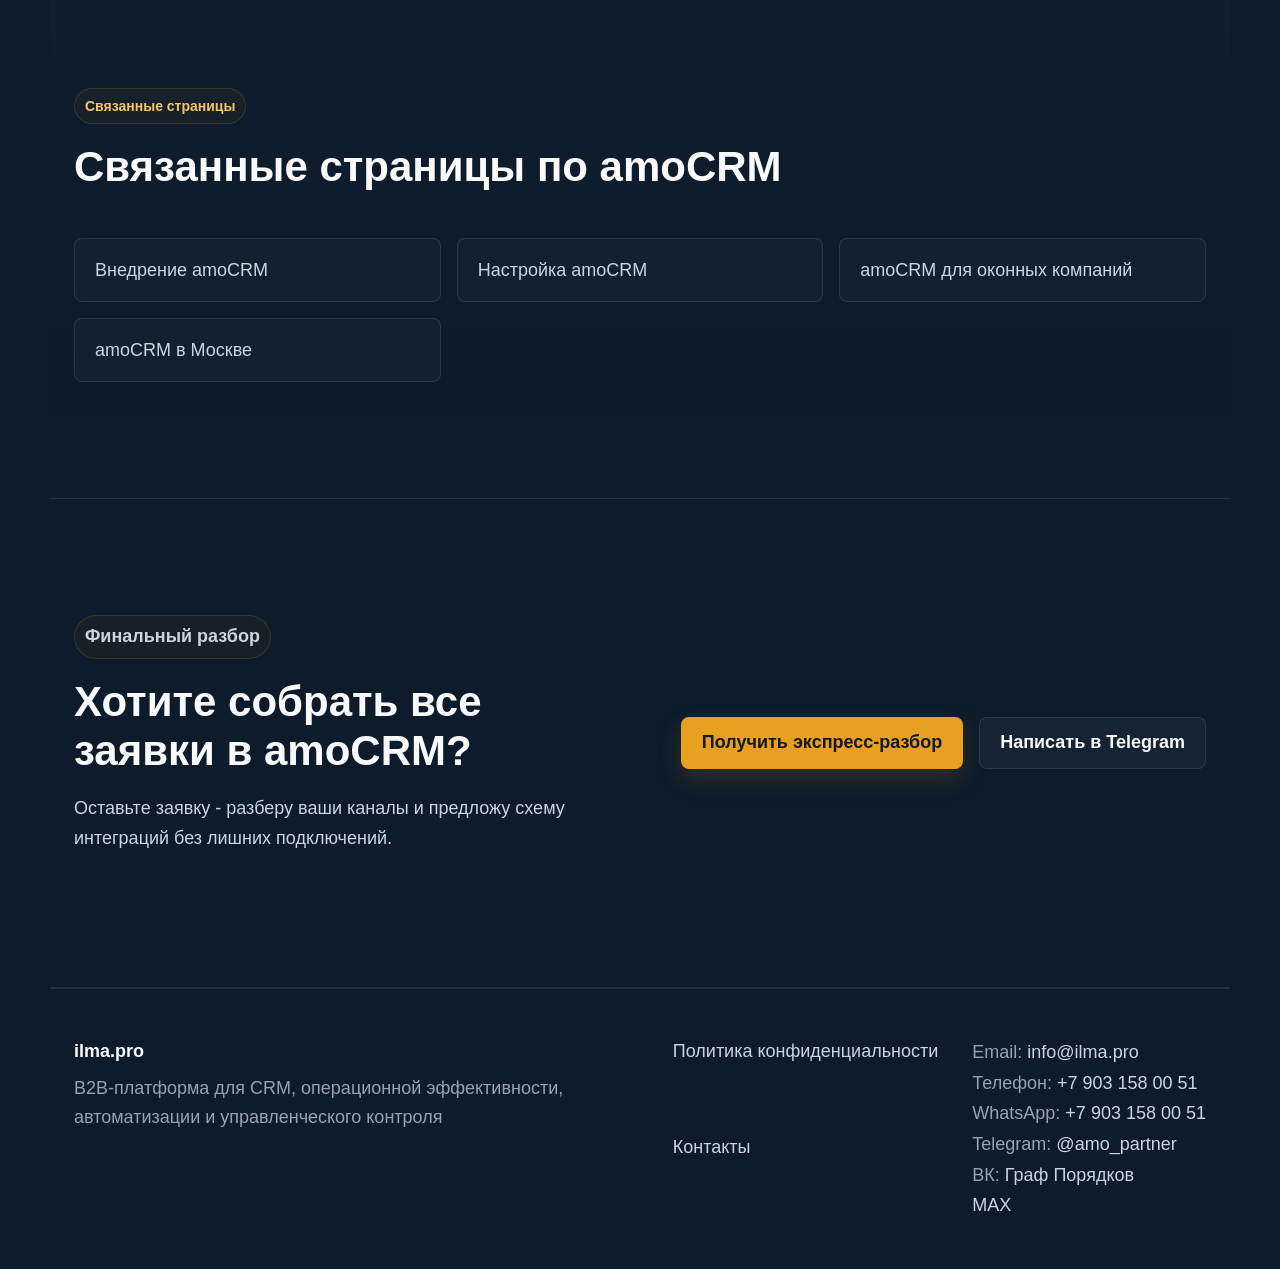
<file: services/amocrm/integracii/index.html>
<!doctype html>
<html lang="ru">
<head>
  <meta charset="utf-8">
  <meta name="viewport" content="width=device-width, initial-scale=1">
  <title>Интеграции amoCRM - сайт, формы, WhatsApp, Telegram, телефония и реклама</title>
  <meta name="description" content="Настройка интеграций amoCRM с сайтом, формами, WhatsApp, Telegram, телефонией, Авито, VK и рекламой. Собираем заявки из всех каналов в одну CRM.">
  <meta name="robots" content="index, follow">
  <link rel="canonical" href="https://ilma.pro/services/amocrm/integracii/">

  <meta property="og:title" content="Интеграции amoCRM - сайт, формы, WhatsApp, Telegram, телефония и реклама">
  <meta property="og:description" content="Настройка интеграций amoCRM с сайтом, формами, WhatsApp, Telegram, телефонией, Авито, VK и рекламой. Собираем заявки из всех каналов в одну CRM.">
  <meta property="og:type" content="website">
  <meta property="og:url" content="https://ilma.pro/services/amocrm/integracii/">
  <meta property="og:site_name" content="ilma.pro">

  <meta name="twitter:card" content="summary">
  <meta name="twitter:title" content="Интеграции amoCRM - сайт, формы, WhatsApp, Telegram, телефония и реклама">
  <meta name="twitter:description" content="Настройка интеграций amoCRM с сайтом, формами, WhatsApp, Telegram, телефонией, Авито, VK и рекламой. Собираем заявки из всех каналов в одну CRM.">

  <link rel="stylesheet" href="../../../css/style.css">
  <script src="../../../js/script.js" defer></script>

  <script type="application/ld+json">
  {
  "@context": "https://schema.org",
  "@type": "ProfessionalService",
  "name": "Граф Порядков",
  "description": "Настройка интеграций amoCRM с сайтом, формами, WhatsApp, Telegram, телефонией, Авито, VK и рекламой. Собираем заявки из всех каналов в одну CRM.",
  "areaServed": "Russia",
  "serviceType": "Интеграции amoCRM",
  "url": "https://ilma.pro/services/amocrm/integracii/",
  "email": "info@ilma.pro",
  "telephone": "+7 903 158 00 51",
  "parentOrganization": {
    "@type": "Organization",
    "name": "ilma.pro",
    "description": "B2B-платформа для CRM, операционной эффективности, автоматизации и управленческого контроля"
  }
}
  </script>
  <script type="application/ld+json">
  {
  "@context": "https://schema.org",
  "@type": "FAQPage",
  "mainEntity": [
    {
      "@type": "Question",
      "name": "Можно ли подключить форму сайта?",
      "acceptedAnswer": {
        "@type": "Answer",
        "text": "Да. Форма может создавать сделку, контакт, задачу и передавать источник заявки."
      }
    },
    {
      "@type": "Question",
      "name": "Можно ли подключить WhatsApp и Telegram?",
      "acceptedAnswer": {
        "@type": "Answer",
        "text": "Да. Возможность зависит от выбранного сервиса интеграции и текущей схемы общения с клиентами."
      }
    },
    {
      "@type": "Question",
      "name": "Можно ли подключить телефонию?",
      "acceptedAnswer": {
        "@type": "Answer",
        "text": "Да. Телефония помогает видеть звонки, пропущенные обращения и историю контактов по клиенту."
      }
    },
    {
      "@type": "Question",
      "name": "Как передавать UTM?",
      "acceptedAnswer": {
        "@type": "Answer",
        "text": "UTM можно сохранять в сделке, контакте или примечании, чтобы видеть рекламный источник."
      }
    },
    {
      "@type": "Question",
      "name": "Что делать с заявками из Авито и VK?",
      "acceptedAnswer": {
        "@type": "Answer",
        "text": "Их можно завести в отдельные источники и вести по тем же правилам, что и заявки с сайта."
      }
    },
    {
      "@type": "Question",
      "name": "Можно ли не потерять старые данные?",
      "acceptedAnswer": {
        "@type": "Answer",
        "text": "Да. Интеграции настраиваются поверх текущей CRM, а старые сделки не удаляются."
      }
    },
    {
      "@type": "Question",
      "name": "Сколько занимает настройка интеграций?",
      "acceptedAnswer": {
        "@type": "Answer",
        "text": "Простые формы можно подключить быстро. Сложные связки с телефонией, мессенджерами и рекламой оцениваются отдельно."
      }
    }
  ]
}
  </script>
  <script type="application/ld+json">
  {
  "@context": "https://schema.org",
  "@type": "WebSite",
  "name": "ilma.pro",
  "url": "https://ilma.pro/",
  "description": "B2B-платформа для CRM, операционной эффективности, автоматизации и управленческого контроля",
  "inLanguage": "ru-RU"
}
  </script>
  <script type="application/ld+json">
  {
  "@context": "https://schema.org",
  "@type": "BreadcrumbList",
  "itemListElement": [
    {
      "@type": "ListItem",
      "position": 1,
      "name": "ilma.pro",
      "item": "https://ilma.pro/"
    },
    {
      "@type": "ListItem",
      "position": 2,
      "name": "Услуги",
      "item": "https://ilma.pro/services/"
    },
    {
      "@type": "ListItem",
      "position": 3,
      "name": "Внедрение amoCRM",
      "item": "https://ilma.pro/services/amocrm/"
    },
    {
      "@type": "ListItem",
      "position": 4,
      "name": "Интеграции amoCRM",
      "item": "https://ilma.pro/services/amocrm/integracii/"
    }
  ]
}
  </script>
</head>
<body>
  
  <!-- Yandex.Metrika counter -->
  <script type="text/javascript">
      (function(m,e,t,r,i,k,a){
          m[i]=m[i]||function(){(m[i].a=m[i].a||[]).push(arguments)};
          m[i].l=1*new Date();
          for (var j = 0; j < document.scripts.length; j++) {if (document.scripts[j].src === r) { return; }}
          k=e.createElement(t),a=e.getElementsByTagName(t)[0],k.async=1,k.src=r,a.parentNode.insertBefore(k,a)
      })(window, document,'script','https://mc.yandex.ru/metrika/tag.js?id=109472354', 'ym');

      ym(109472354, 'init', {ssr:true, webvisor:true, clickmap:true, referrer: document.referrer, url: location.href, accurateTrackBounce:true, trackLinks:true});
  </script>
  <noscript><div><img src="https://mc.yandex.ru/watch/109472354" style="position:absolute; left:-9999px;" alt="" /></div></noscript>
  <!-- /Yandex.Metrika counter -->

  
  <header class="site-header">
    <nav class="nav nav-platform" aria-label="Навигация платформы">
      <a class="brand" href="/" aria-label="ilma.pro">
        <span class="brand-mark" aria-hidden="true">IP</span>
        <span>
          <strong>ilma.pro</strong>
          <small>CRM, процессы и AI-автоматизация</small>
        </span>
      </a>
      <button class="nav-toggle" type="button" aria-controls="nav-menu" aria-expanded="false">
        <span></span>
        <span></span>
        <span></span>
        <span class="sr-only">Открыть меню</span>
      </button>
      <div class="nav-menu nav-menu-platform" id="nav-menu">
        <a href="/services/">Услуги</a>
<a href="/cases/">Кейсы</a>
<a href="/blog/">Блог</a>
<a href="/contacts/">Контакты</a>
        <a class="nav-cta" href="#lead">Получить разбор</a>
      </div>
    </nav>
    <div class="breadcrumbs" aria-label="Хлебные крошки"><a href="/">ilma.pro</a><span>/</span><a href="/services/">Услуги</a><span>/</span><a href="/services/amocrm/">Внедрение amoCRM</a><span>/</span><a href="/services/amocrm/integracii/">Интеграции amoCRM</a></div>
    
    <section class="hero" id="top">
      <div class="hero-copy" data-animate="reveal">
        <p class="eyebrow">amoCRM / интеграции</p>
        <h1>Интеграции amoCRM с сайтом, мессенджерами, телефонией и рекламой</h1>
        <p class="hero-lead">Настраиваю связки, чтобы заявки с сайта, форм, мессенджеров, звонков, рекламы, Авито и VK попадали в amoCRM без ручного переноса и с понятным источником.</p>
        <div class="hero-actions">
          <a class="button button-primary" href="#lead">Получить разбор</a>
          <a class="button button-ghost" href="#details">Какие каналы подключить</a>
        </div>
        <p class="hero-note">Для бизнеса, где заявки приходят из разных каналов, менеджеры переносят их вручную, а собственник не видит, какой источник приносит деньги.</p>
      </div>

      <div class="dashboard-card" aria-label="Mockup CRM-дашборда" data-animate="reveal">
        <div class="dashboard-top">
          <div>
            <p class="dashboard-label">Каналы заявок</p>
            <strong>Все заявки в CRM</strong>
          </div>
          <span>live</span>
        </div>
        <div class="metric-grid">
          <div class="metric"><span>Каналы</span><strong data-counter="6">6</strong></div>
<div class="metric warning"><span>Ручной перенос</span><strong data-counter="0">0</strong></div>
<div class="metric wide"><span>Фокус</span><strong>источники</strong></div>
        </div>
      </div>

      <div class="hero-benefits" aria-label="Преимущества" data-animate="reveal-list">
        <span>сайт и формы</span>
<span>WhatsApp, Telegram, телефония</span>
<span>UTM и рекламные источники</span>
      </div>
    </section>
  </header>

  <main>
    
    <section class="section" id="problems">
      <div class="section-heading">
        <p class="eyebrow">Каналы</p>
        <h2>Какие каналы можно подключить</h2>
      </div>
      <div class="cards-grid six">
        
        <article class="card" data-animate="reveal">
          <h3>Формы сайта</h3>
          <p>Заявка сразу создает сделку, контакт и задачу менеджеру.</p>
        </article>

        <article class="card" data-animate="reveal">
          <h3>WhatsApp и Telegram</h3>
          <p>Обращения из мессенджеров попадают в работу, а переписка не теряется между сотрудниками.</p>
        </article>

        <article class="card" data-animate="reveal">
          <h3>Телефония</h3>
          <p>Звонки связываются с клиентами и сделками, чтобы видеть пропущенные и повторные обращения.</p>
        </article>

        <article class="card" data-animate="reveal">
          <h3>Реклама и UTM</h3>
          <p>UTM-метки помогают понимать, какой канал привел заявку и дошел ли он до продажи.</p>
        </article>

        <article class="card" data-animate="reveal">
          <h3>Авито и VK</h3>
          <p>Заявки из площадок можно вести по тем же правилам, что и сайт или звонки.</p>
        </article>

        <article class="card" data-animate="reveal">
          <h3>Виджеты и сервисы</h3>
          <p>Подключаем только те инструменты, которые нужны процессу, а не перегружают CRM.</p>
        </article>
      </div>
    </section>

    <section class="section" id="broken">
      <div class="section-heading">
        <p class="eyebrow">Без интеграций</p>
        <h2>Что ломается без интеграций</h2>
      </div>
      <div class="cards-grid four">
        
        <article class="card" data-animate="reveal">
          <h3>Заявки теряются</h3>
          <p>Часть обращений остается в почте, телефоне, мессенджерах или личных чатах менеджеров.</p>
        </article>

        <article class="card" data-animate="reveal">
          <h3>Нет скорости реакции</h3>
          <p>Заявка переносится вручную, задача создается поздно, клиент успевает уйти к конкурентам.</p>
        </article>

        <article class="card" data-animate="reveal">
          <h3>Источники смешиваются</h3>
          <p>Непонятно, какой канал дает заявки, а какой только расходует рекламный бюджет.</p>
        </article>

        <article class="card" data-animate="reveal">
          <h3>Отчеты искажены</h3>
          <p>Если канал не передается в CRM, собственник видит неполную картину продаж.</p>
        </article>
      </div>
    </section>

    <section class="section" id="scheme">
      <div class="section-heading">
        <p class="eyebrow">Схема</p>
        <h2>Как должна работать схема заявки</h2>
      </div>
      <div class="cards-grid four">
        
        <article class="card" data-animate="reveal">
          <h3>Заявка приходит</h3>
          <p>Форма, звонок или сообщение автоматически фиксируются в amoCRM.</p>
        </article>

        <article class="card" data-animate="reveal">
          <h3>Создается сделка</h3>
          <p>Сделка попадает в нужную воронку и этап с понятным источником.</p>
        </article>

        <article class="card" data-animate="reveal">
          <h3>Менеджер получает задачу</h3>
          <p>Ответственный видит, что нужно сделать, и в какой срок.</p>
        </article>

        <article class="card" data-animate="reveal">
          <h3>Собственник видит отчет</h3>
          <p>В отчетах видно, откуда пришла заявка и что с ней произошло дальше.</p>
        </article>
      </div>
    </section>

    <section class="section" id="utm">
      <div class="section-heading">
        <p class="eyebrow">Аналитика</p>
        <h2>UTM и источники заявок</h2>
      </div>
      <div class="cards-grid four">
        
        <article class="card" data-animate="reveal">
          <h3>UTM сохраняются</h3>
          <p>Метки из рекламы передаются в сделку или примечание, чтобы не терять первоисточник.</p>
        </article>

        <article class="card" data-animate="reveal">
          <h3>Каналы разделяются</h3>
          <p>Сайт, звонки, мессенджеры и площадки не сваливаются в общий источник.</p>
        </article>

        <article class="card" data-animate="reveal">
          <h3>Отказы считаются точнее</h3>
          <p>Можно увидеть, где проблема: в канале, менеджере, предложении или скорости ответа.</p>
        </article>

        <article class="card" data-animate="reveal">
          <h3>Реклама становится управляемой</h3>
          <p>Бюджет оценивается по заявкам и продажам, а не только по кликам.</p>
        </article>
      </div>
    </section>

    <section class="section" id="automation">
      <div class="section-heading">
        <p class="eyebrow">Автоматизация</p>
        <h2>Что можно автоматизировать</h2>
      </div>
      <div class="cards-grid four">
        
        <article class="card" data-animate="reveal">
          <h3>Создание сделок</h3>
          <p>Заявки попадают в нужную воронку без ручного переноса.</p>
        </article>

        <article class="card" data-animate="reveal">
          <h3>Задачи менеджерам</h3>
          <p>После заявки автоматически ставится первый контакт или следующий шаг.</p>
        </article>

        <article class="card" data-animate="reveal">
          <h3>Уведомления</h3>
          <p>Команда получает сигнал о новых, срочных или просроченных обращениях.</p>
        </article>

        <article class="card" data-animate="reveal">
          <h3>Контроль статусов</h3>
          <p>Система помогает не оставлять сделки без движения и понятного результата.</p>
        </article>
      </div>
    </section>

    <section class="section lead-section" id="lead">
      <div class="lead-copy">
        
        <h2>Получите разбор схемы интеграций</h2>
        <p>Покажу, какие каналы стоит подключить к amoCRM в первую очередь, где сейчас теряются заявки и как сохранить источники для отчетов.</p>
      </div>
      <form class="lead-form" id="lead-form" novalidate>
        <div class="form-row">
          <label for="name">Имя *</label>
          <input id="name" name="name" type="text" minlength="2" required autocomplete="name">
          <small class="field-error" data-error-for="name"></small>
        </div>
        <div class="form-row">
          <label for="phone">Телефон *</label>
          <input id="phone" name="phone" type="tel" inputmode="tel" required autocomplete="tel" placeholder="+7 (___) ___ __ __">
          <small class="field-error" data-error-for="phone"></small>
        </div>
        <div class="form-row">
          <label for="companyName">Название компании</label>
          <input id="companyName" name="companyName" type="text" autocomplete="organization">
        </div>
        <div class="form-row">
          <label for="industry">Ниша компании</label>
          <input id="industry" name="industry" type="text">
        </div>
        <div class="form-row">
          <label for="website">Сайт компании, если есть</label>
          <input id="website" name="website" type="url" inputmode="url" placeholder="https://">
          <small class="field-error" data-error-for="website"></small>
        </div>
        <div class="form-row full">
          <label for="pain">Что сейчас болит в продажах?</label>
          <textarea id="pain" name="pain" rows="4"></textarea>
        </div>
        <input type="hidden" name="utm_source">
        <input type="hidden" name="utm_medium">
        <input type="hidden" name="utm_campaign">
        <input type="hidden" name="utm_content">
        <input type="hidden" name="utm_term">
        <input type="hidden" name="referrer">
        <input type="hidden" name="landing_page">
        <input type="hidden" name="form_page">
        <input type="hidden" name="timestamp">
        <input type="hidden" name="offer" value="amocrm_integrations">
        <button class="button button-primary full" type="submit">Получить разбор</button>
        <p class="form-status" id="form-status" role="status" aria-live="polite"></p>
      </form>
    </section>

    <section class="section" id="faq">
      <div class="section-heading">
        <p class="eyebrow">FAQ</p>
        <h2>Частые вопросы</h2>
      </div>
      <div class="faq-list">
        <details><summary>Можно ли подключить форму сайта?</summary><p>Да. Форма может создавать сделку, контакт, задачу и передавать источник заявки.</p></details>
<details><summary>Можно ли подключить WhatsApp и Telegram?</summary><p>Да. Возможность зависит от выбранного сервиса интеграции и текущей схемы общения с клиентами.</p></details>
<details><summary>Можно ли подключить телефонию?</summary><p>Да. Телефония помогает видеть звонки, пропущенные обращения и историю контактов по клиенту.</p></details>
<details><summary>Как передавать UTM?</summary><p>UTM можно сохранять в сделке, контакте или примечании, чтобы видеть рекламный источник.</p></details>
<details><summary>Что делать с заявками из Авито и VK?</summary><p>Их можно завести в отдельные источники и вести по тем же правилам, что и заявки с сайта.</p></details>
<details><summary>Можно ли не потерять старые данные?</summary><p>Да. Интеграции настраиваются поверх текущей CRM, а старые сделки не удаляются.</p></details>
<details><summary>Сколько занимает настройка интеграций?</summary><p>Простые формы можно подключить быстро. Сложные связки с телефонией, мессенджерами и рекламой оцениваются отдельно.</p></details>
      </div>
    </section>

    <section class="section related-links" id="related">
      <div class="section-heading">
        <p class="eyebrow">Связанные страницы</p>
        <h2>Связанные страницы по amoCRM</h2>
      </div>
      <div class="related-grid">
        <a href="/services/amocrm/">Внедрение amoCRM</a>
<a href="/services/amocrm/nastroyka/">Настройка amoCRM</a>
<a href="/services/amocrm/dlya-okonnyh-kompaniy/">amoCRM для оконных компаний</a>
<a href="/services/amocrm/moskva/">amoCRM в Москве</a>
      </div>
    </section>

    <section class="section final-cta" id="contact">
      <div>
        <p class="eyebrow">Финальный разбор</p>
        <h2>Хотите собрать все заявки в amoCRM?</h2>
        <p>Оставьте заявку - разберу ваши каналы и предложу схему интеграций без лишних подключений.</p>
      </div>
      <div class="cta-actions">
        <a class="button button-primary" href="#lead">Получить экспресс-разбор</a>
        <a class="button button-ghost" href="https://t.me/amo_partner" data-goal="click_telegram">Написать в Telegram</a>
      </div>
    </section>
  </main>

  
  <footer class="footer">
    <div>
      <strong>ilma.pro</strong>
      <p>B2B-платформа для CRM, операционной эффективности, автоматизации и управленческого контроля</p>
    </div>
    <nav aria-label="Ссылки в подвале">
      <a href="#privacy">Политика конфиденциальности</a>
      <a href="#contact">Контакты</a>
    </nav>
    <address>
      Email: <a href="mailto:info@ilma.pro" data-goal="click_email">info@ilma.pro</a><br>
      Телефон: <a href="tel:+79031580051" data-goal="click_phone">+7 903 158 00 51</a><br>
      WhatsApp: <a href="https://wa.me/79031580051" data-goal="click_whatsapp">+7 903 158 00 51</a><br>
      Telegram: <a href="https://t.me/amo_partner" data-goal="click_telegram">@amo_partner</a><br>
      ВК: <a href="https://vk.ru/it_simple_123" data-goal="click_vk">Граф Порядков</a><br>

      <a href="https://max.ru/u/f9LHodD0cOIG8smtAmnUhJjLb4iNOmc1T8EXcWCCZ4kDRq5IBw81AKWZTOw" data-goal="click_max">MAX</a>
    </address>
  </footer>
</body>
</html>
</file>
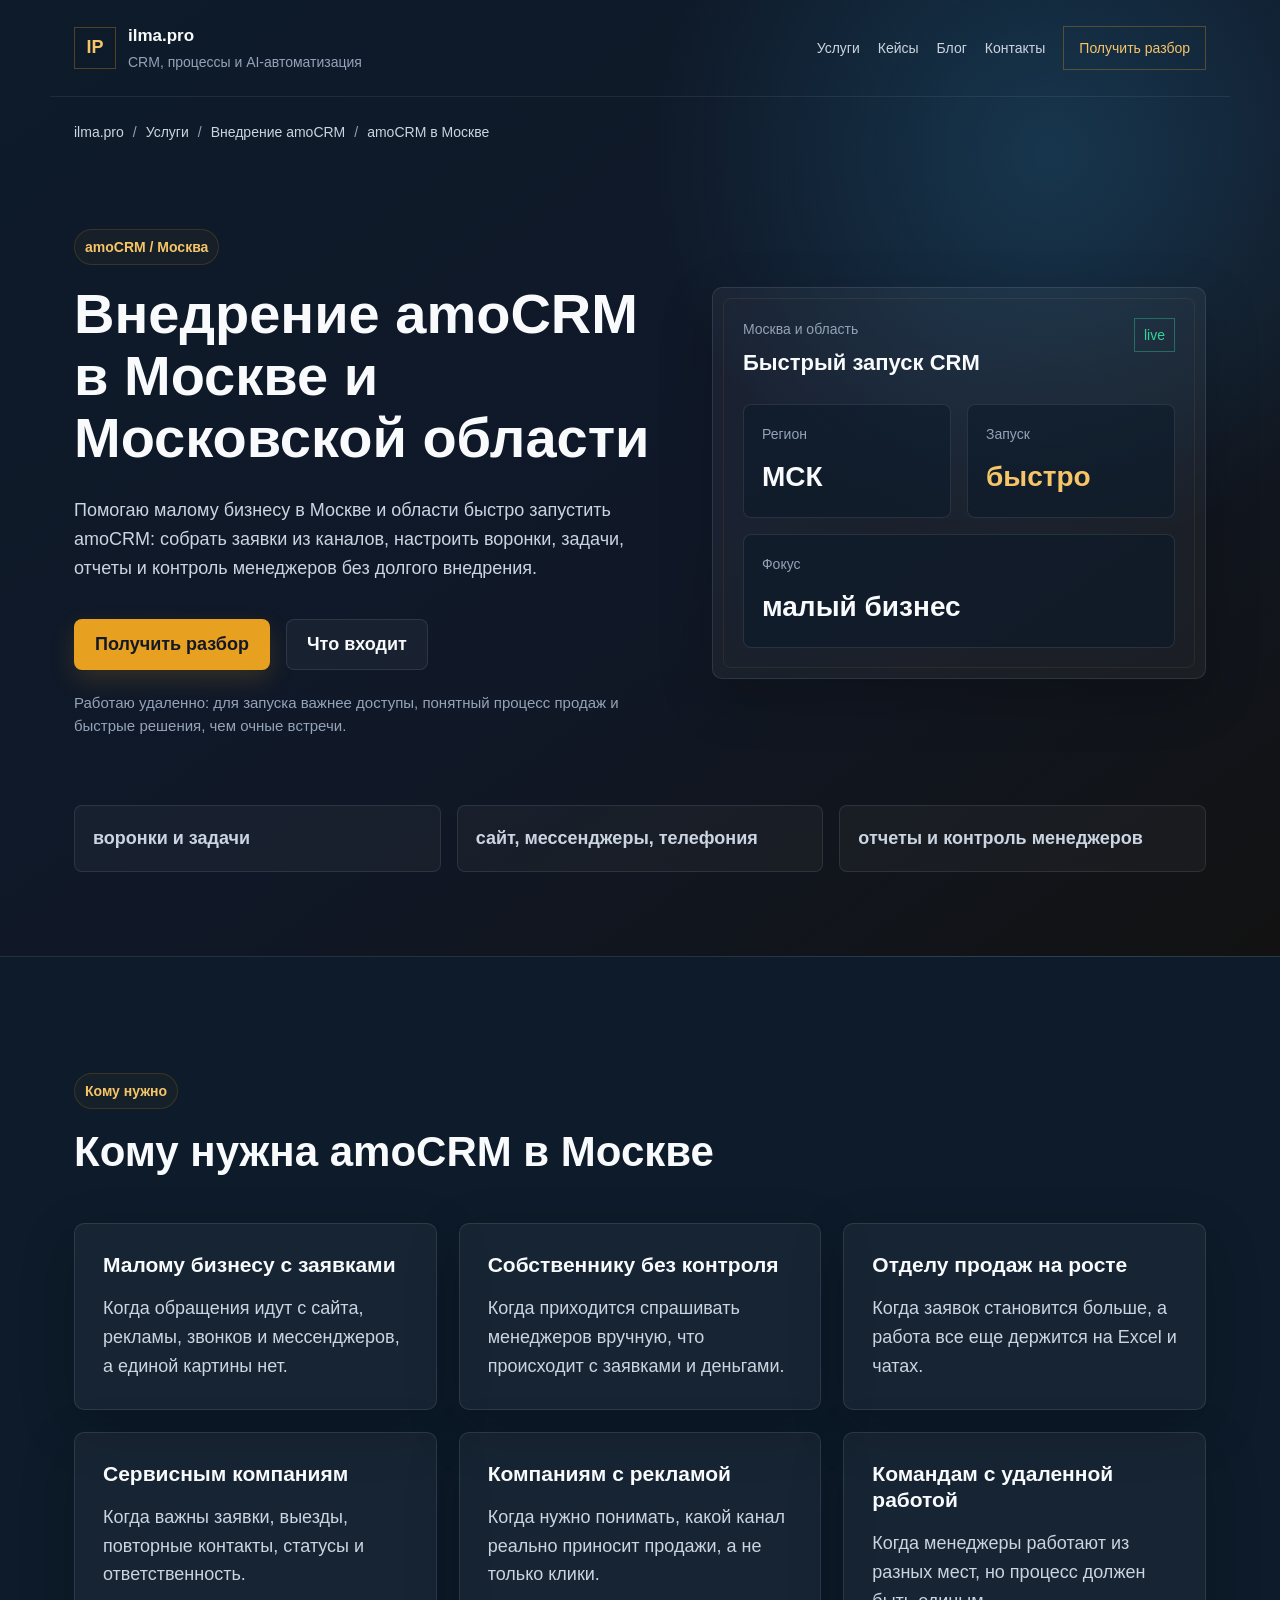
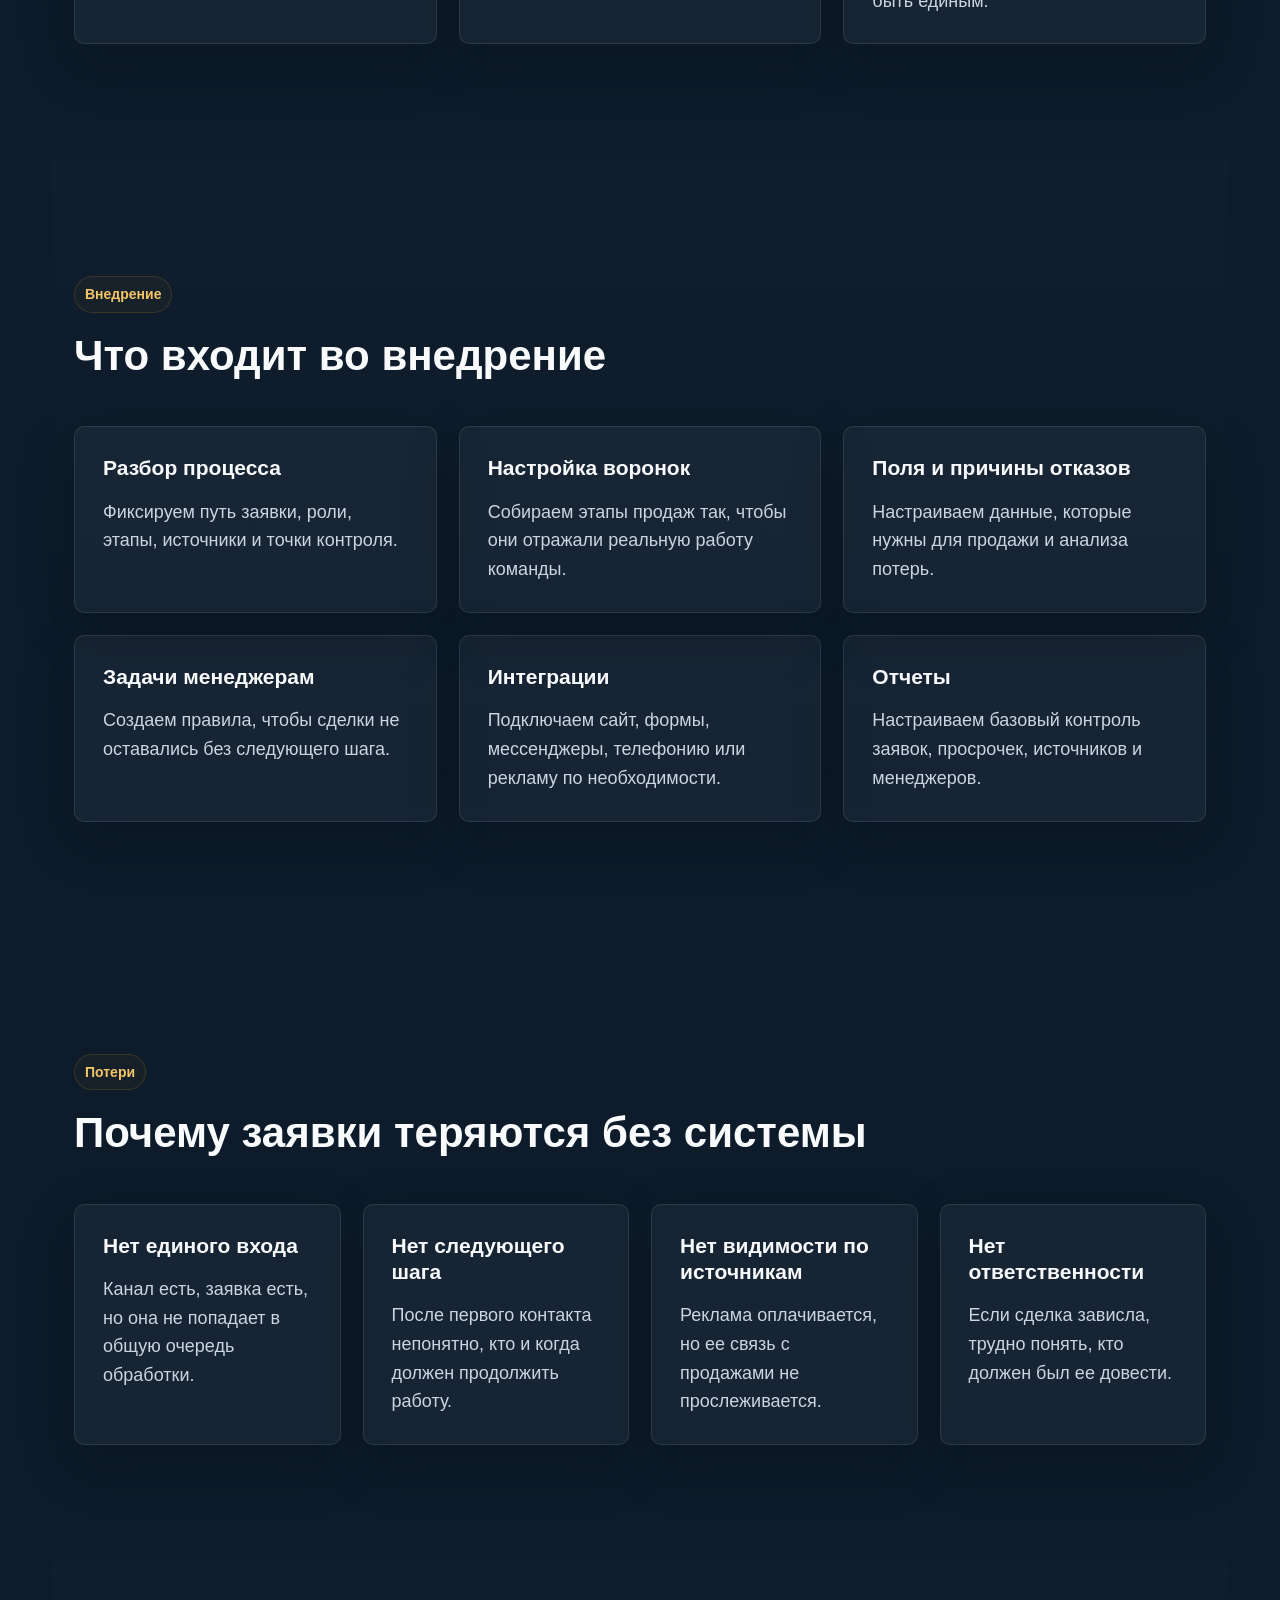
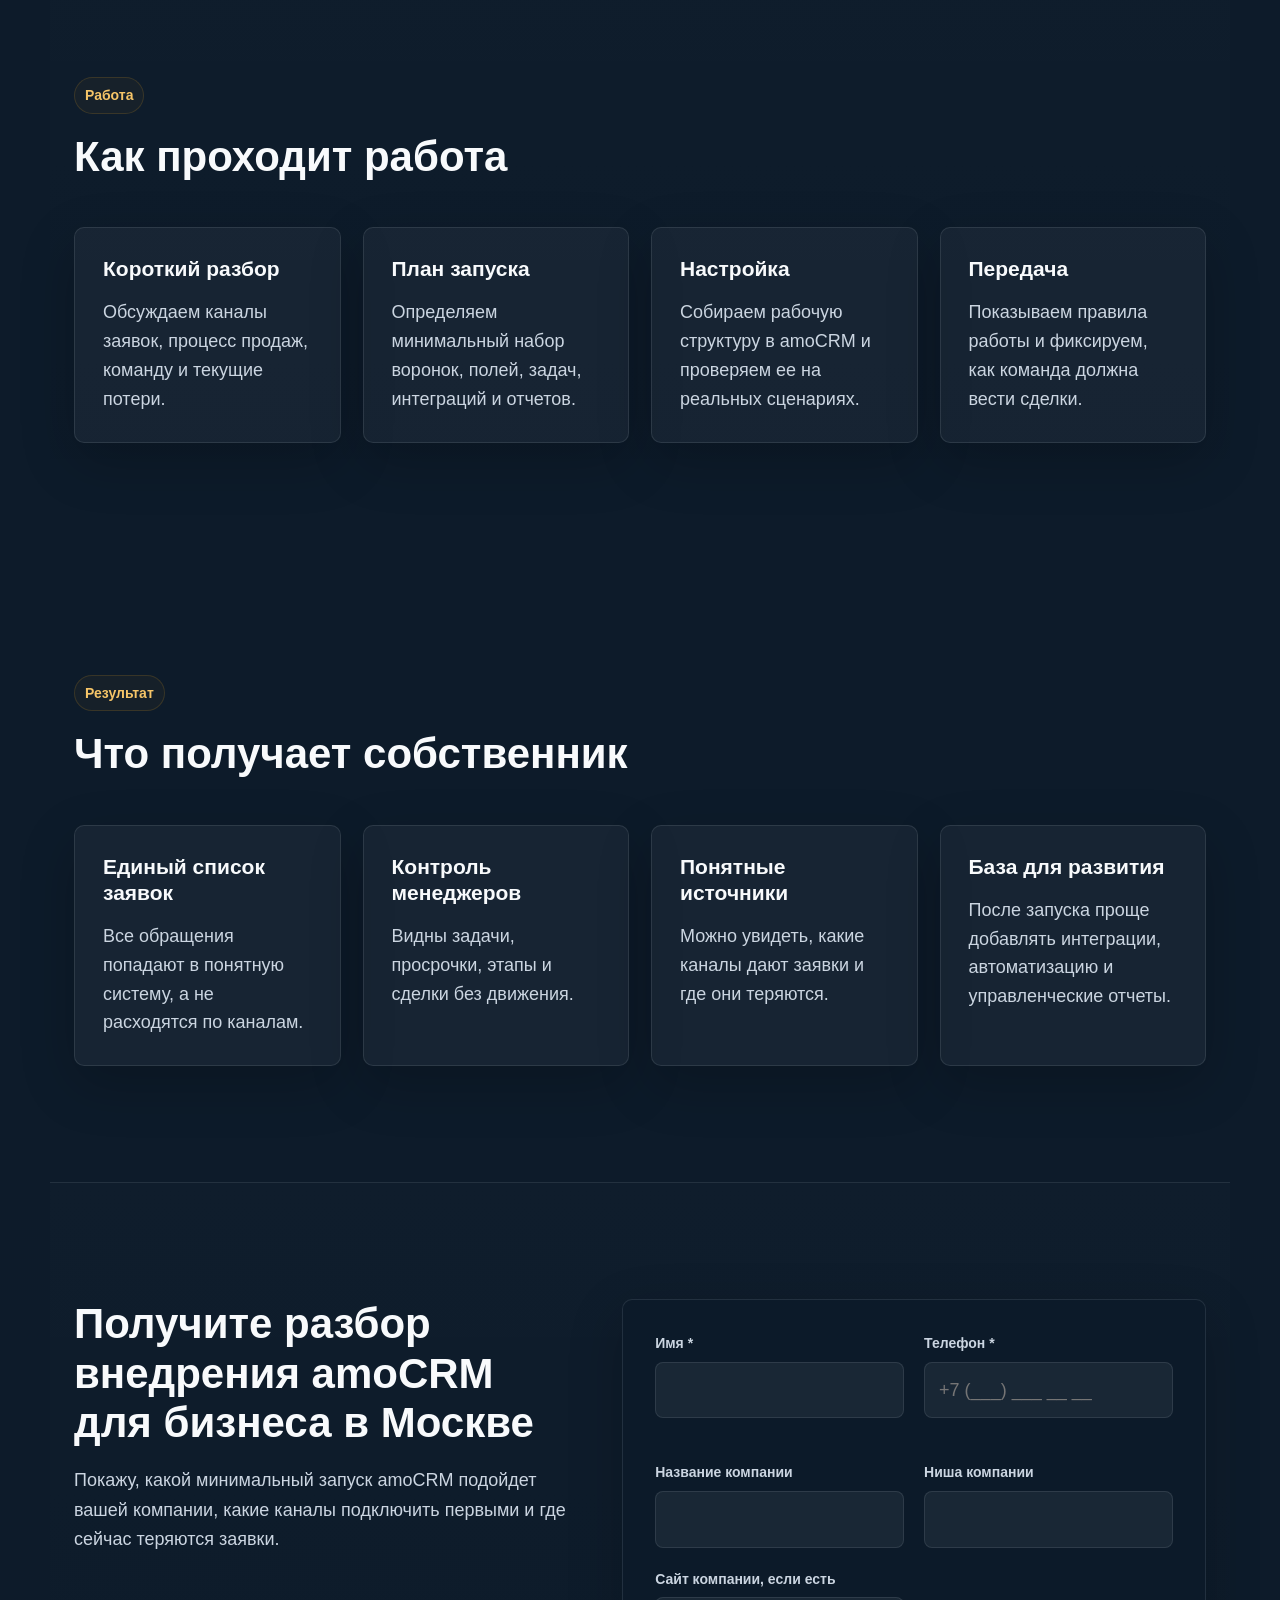
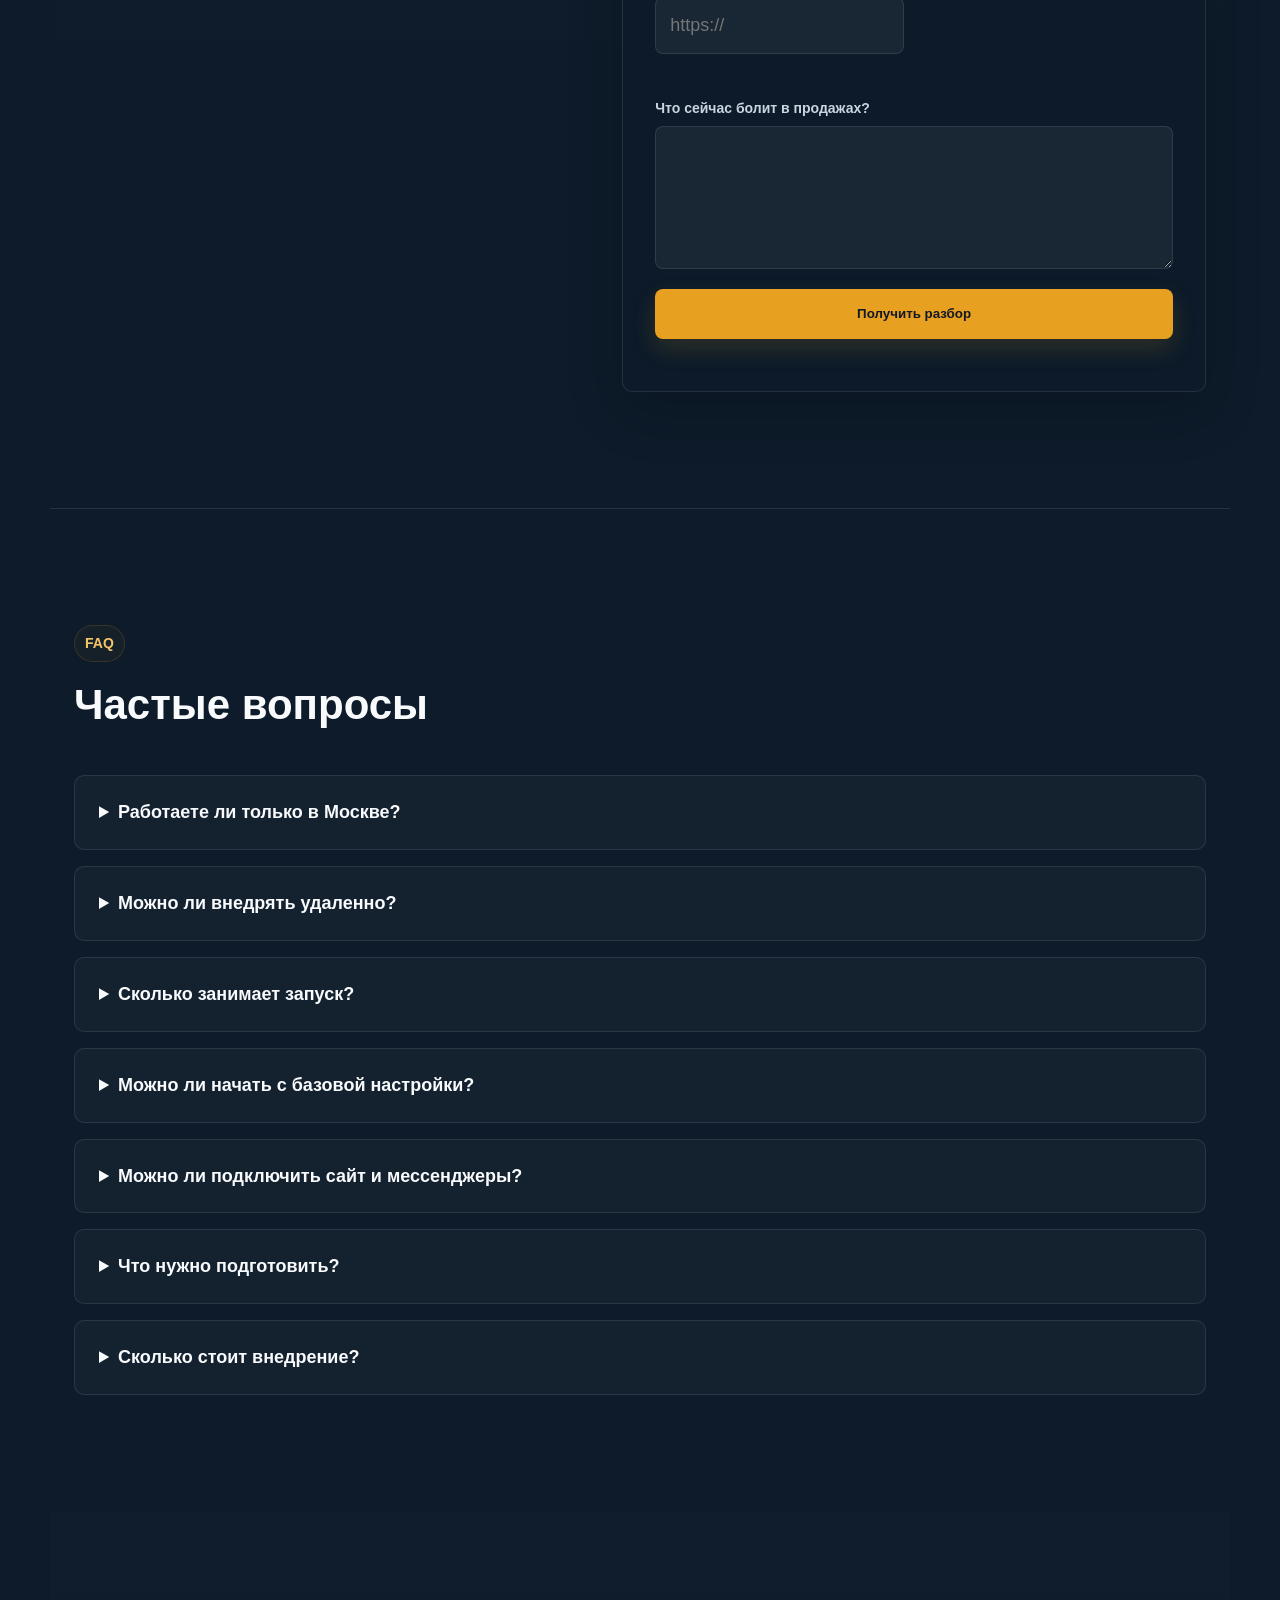
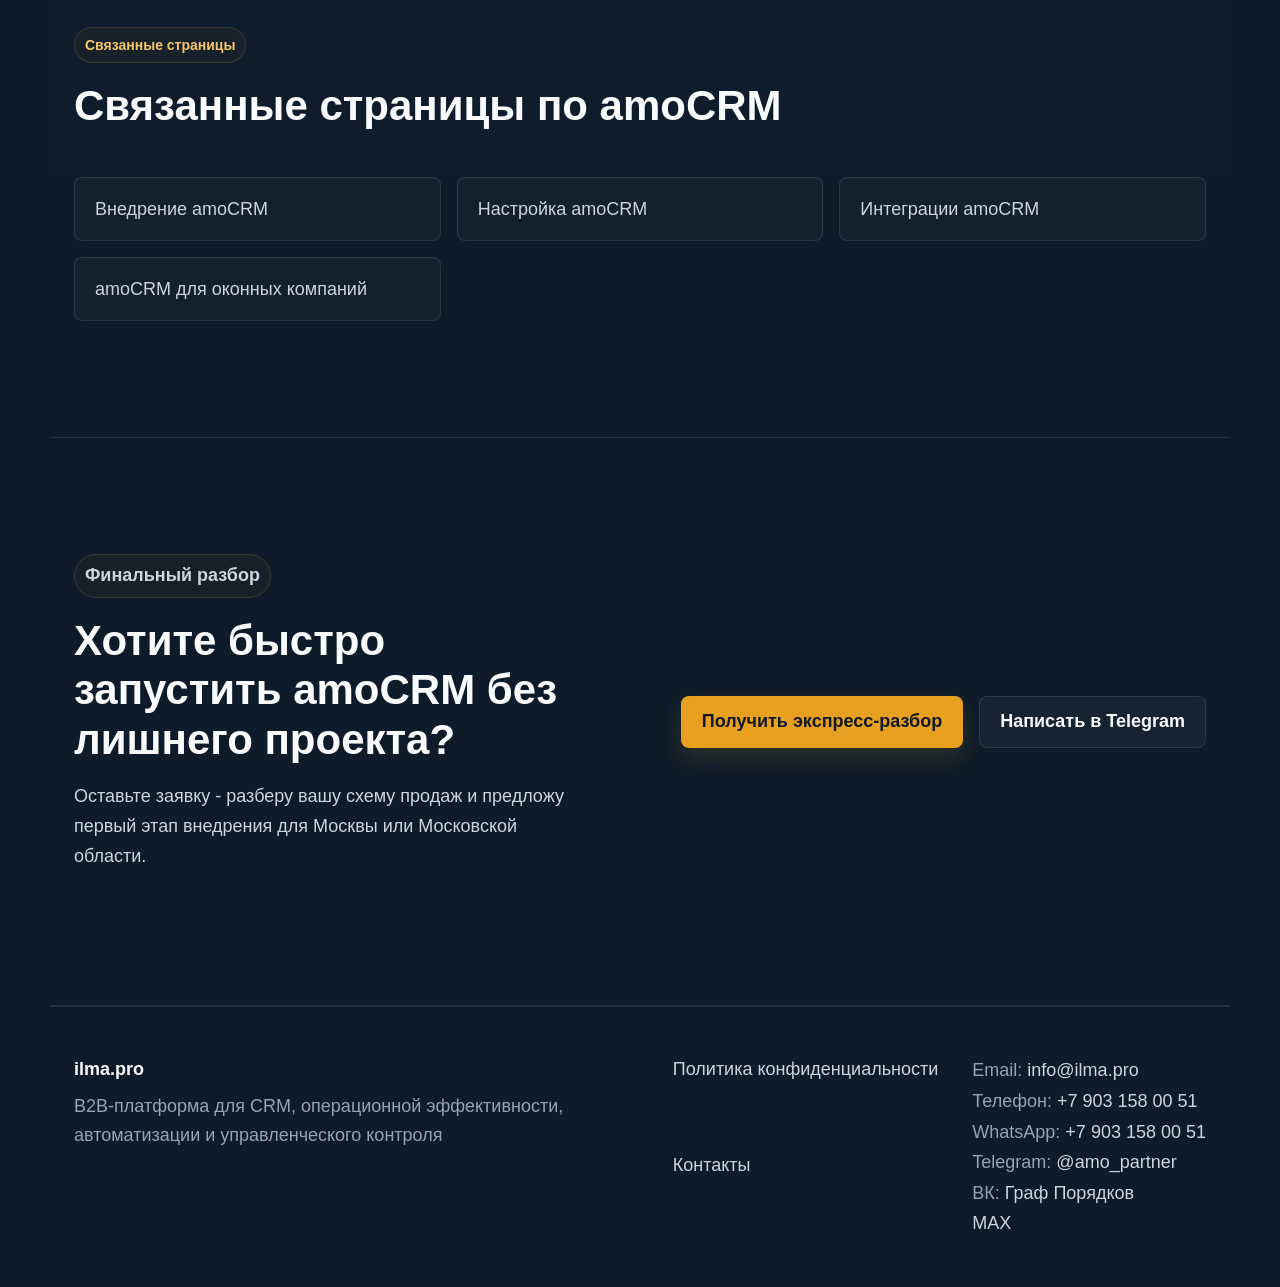
<file: services/amocrm/moskva/index.html>
<!doctype html>
<html lang="ru">
<head>
  <meta charset="utf-8">
  <meta name="viewport" content="width=device-width, initial-scale=1">
  <title>Внедрение amoCRM в Москве - настройка CRM для малого бизнеса</title>
  <meta name="description" content="Внедрение amoCRM для малого бизнеса в Москве и Московской области: воронки, интеграции, заявки, отчеты, контроль менеджеров и быстрый запуск.">
  <meta name="robots" content="index, follow">
  <link rel="canonical" href="https://ilma.pro/services/amocrm/moskva/">

  <meta property="og:title" content="Внедрение amoCRM в Москве - настройка CRM для малого бизнеса">
  <meta property="og:description" content="Внедрение amoCRM для малого бизнеса в Москве и Московской области: воронки, интеграции, заявки, отчеты, контроль менеджеров и быстрый запуск.">
  <meta property="og:type" content="website">
  <meta property="og:url" content="https://ilma.pro/services/amocrm/moskva/">
  <meta property="og:site_name" content="ilma.pro">

  <meta name="twitter:card" content="summary">
  <meta name="twitter:title" content="Внедрение amoCRM в Москве - настройка CRM для малого бизнеса">
  <meta name="twitter:description" content="Внедрение amoCRM для малого бизнеса в Москве и Московской области: воронки, интеграции, заявки, отчеты, контроль менеджеров и быстрый запуск.">

  <link rel="stylesheet" href="../../../css/style.css">
  <script src="../../../js/script.js" defer></script>

  <script type="application/ld+json">
  {
  "@context": "https://schema.org",
  "@type": "ProfessionalService",
  "name": "Граф Порядков",
  "description": "Внедрение amoCRM для малого бизнеса в Москве и Московской области: воронки, интеграции, заявки, отчеты, контроль менеджеров и быстрый запуск.",
  "areaServed": "Russia",
  "serviceType": "Внедрение amoCRM в Москве",
  "url": "https://ilma.pro/services/amocrm/moskva/",
  "email": "info@ilma.pro",
  "telephone": "+7 903 158 00 51",
  "parentOrganization": {
    "@type": "Organization",
    "name": "ilma.pro",
    "description": "B2B-платформа для CRM, операционной эффективности, автоматизации и управленческого контроля"
  }
}
  </script>
  <script type="application/ld+json">
  {
  "@context": "https://schema.org",
  "@type": "FAQPage",
  "mainEntity": [
    {
      "@type": "Question",
      "name": "Работаете ли только в Москве?",
      "acceptedAnswer": {
        "@type": "Answer",
        "text": "Нет. Москва и область выделены как локальная страница, но внедрение можно делать удаленно для других регионов."
      }
    },
    {
      "@type": "Question",
      "name": "Можно ли внедрять удаленно?",
      "acceptedAnswer": {
        "@type": "Answer",
        "text": "Да. Для запуска достаточно созвона, доступов и понятного описания текущего процесса продаж."
      }
    },
    {
      "@type": "Question",
      "name": "Сколько занимает запуск?",
      "acceptedAnswer": {
        "@type": "Answer",
        "text": "Базовый запуск обычно занимает несколько дней. Срок зависит от числа воронок, пользователей и интеграций."
      }
    },
    {
      "@type": "Question",
      "name": "Можно ли начать с базовой настройки?",
      "acceptedAnswer": {
        "@type": "Answer",
        "text": "Да. Можно стартовать с одной воронки, задач, базовых полей и контроля просрочек."
      }
    },
    {
      "@type": "Question",
      "name": "Можно ли подключить сайт и мессенджеры?",
      "acceptedAnswer": {
        "@type": "Answer",
        "text": "Да. Формы сайта, WhatsApp, Telegram, телефония и реклама подключаются по необходимости."
      }
    },
    {
      "@type": "Question",
      "name": "Что нужно подготовить?",
      "acceptedAnswer": {
        "@type": "Answer",
        "text": "Доступ к amoCRM, список менеджеров, этапы продаж, источники заявок и примеры текущих проблем."
      }
    },
    {
      "@type": "Question",
      "name": "Сколько стоит внедрение?",
      "acceptedAnswer": {
        "@type": "Answer",
        "text": "Стоимость зависит от объема: воронки, интеграции, количество пользователей и нужные отчеты оцениваются после разбора."
      }
    }
  ]
}
  </script>
  <script type="application/ld+json">
  {
  "@context": "https://schema.org",
  "@type": "WebSite",
  "name": "ilma.pro",
  "url": "https://ilma.pro/",
  "description": "B2B-платформа для CRM, операционной эффективности, автоматизации и управленческого контроля",
  "inLanguage": "ru-RU"
}
  </script>
  <script type="application/ld+json">
  {
  "@context": "https://schema.org",
  "@type": "BreadcrumbList",
  "itemListElement": [
    {
      "@type": "ListItem",
      "position": 1,
      "name": "ilma.pro",
      "item": "https://ilma.pro/"
    },
    {
      "@type": "ListItem",
      "position": 2,
      "name": "Услуги",
      "item": "https://ilma.pro/services/"
    },
    {
      "@type": "ListItem",
      "position": 3,
      "name": "Внедрение amoCRM",
      "item": "https://ilma.pro/services/amocrm/"
    },
    {
      "@type": "ListItem",
      "position": 4,
      "name": "amoCRM в Москве",
      "item": "https://ilma.pro/services/amocrm/moskva/"
    }
  ]
}
  </script>
</head>
<body>
  
  <!-- Yandex.Metrika counter -->
  <script type="text/javascript">
      (function(m,e,t,r,i,k,a){
          m[i]=m[i]||function(){(m[i].a=m[i].a||[]).push(arguments)};
          m[i].l=1*new Date();
          for (var j = 0; j < document.scripts.length; j++) {if (document.scripts[j].src === r) { return; }}
          k=e.createElement(t),a=e.getElementsByTagName(t)[0],k.async=1,k.src=r,a.parentNode.insertBefore(k,a)
      })(window, document,'script','https://mc.yandex.ru/metrika/tag.js?id=109472354', 'ym');

      ym(109472354, 'init', {ssr:true, webvisor:true, clickmap:true, referrer: document.referrer, url: location.href, accurateTrackBounce:true, trackLinks:true});
  </script>
  <noscript><div><img src="https://mc.yandex.ru/watch/109472354" style="position:absolute; left:-9999px;" alt="" /></div></noscript>
  <!-- /Yandex.Metrika counter -->

  
  <header class="site-header">
    <nav class="nav nav-platform" aria-label="Навигация платформы">
      <a class="brand" href="/" aria-label="ilma.pro">
        <span class="brand-mark" aria-hidden="true">IP</span>
        <span>
          <strong>ilma.pro</strong>
          <small>CRM, процессы и AI-автоматизация</small>
        </span>
      </a>
      <button class="nav-toggle" type="button" aria-controls="nav-menu" aria-expanded="false">
        <span></span>
        <span></span>
        <span></span>
        <span class="sr-only">Открыть меню</span>
      </button>
      <div class="nav-menu nav-menu-platform" id="nav-menu">
        <a href="/services/">Услуги</a>
<a href="/cases/">Кейсы</a>
<a href="/blog/">Блог</a>
<a href="/contacts/">Контакты</a>
        <a class="nav-cta" href="#lead">Получить разбор</a>
      </div>
    </nav>
    <div class="breadcrumbs" aria-label="Хлебные крошки"><a href="/">ilma.pro</a><span>/</span><a href="/services/">Услуги</a><span>/</span><a href="/services/amocrm/">Внедрение amoCRM</a><span>/</span><a href="/services/amocrm/moskva/">amoCRM в Москве</a></div>
    
    <section class="hero" id="top">
      <div class="hero-copy" data-animate="reveal">
        <p class="eyebrow">amoCRM / Москва</p>
        <h1>Внедрение amoCRM в Москве и Московской области</h1>
        <p class="hero-lead">Помогаю малому бизнесу в Москве и области быстро запустить amoCRM: собрать заявки из каналов, настроить воронки, задачи, отчеты и контроль менеджеров без долгого внедрения.</p>
        <div class="hero-actions">
          <a class="button button-primary" href="#lead">Получить разбор</a>
          <a class="button button-ghost" href="#details">Что входит</a>
        </div>
        <p class="hero-note">Работаю удаленно: для запуска важнее доступы, понятный процесс продаж и быстрые решения, чем очные встречи.</p>
      </div>

      <div class="dashboard-card" aria-label="Mockup CRM-дашборда" data-animate="reveal">
        <div class="dashboard-top">
          <div>
            <p class="dashboard-label">Москва и область</p>
            <strong>Быстрый запуск CRM</strong>
          </div>
          <span>live</span>
        </div>
        <div class="metric-grid">
          <div class="metric"><span>Регион</span><strong>МСК</strong></div>
<div class="metric warning"><span>Запуск</span><strong>быстро</strong></div>
<div class="metric wide"><span>Фокус</span><strong>малый бизнес</strong></div>
        </div>
      </div>

      <div class="hero-benefits" aria-label="Преимущества" data-animate="reveal-list">
        <span>воронки и задачи</span>
<span>сайт, мессенджеры, телефония</span>
<span>отчеты и контроль менеджеров</span>
      </div>
    </section>
  </header>

  <main>
    
    <section class="section" id="problems">
      <div class="section-heading">
        <p class="eyebrow">Кому нужно</p>
        <h2>Кому нужна amoCRM в Москве</h2>
      </div>
      <div class="cards-grid six">
        
        <article class="card" data-animate="reveal">
          <h3>Малому бизнесу с заявками</h3>
          <p>Когда обращения идут с сайта, рекламы, звонков и мессенджеров, а единой картины нет.</p>
        </article>

        <article class="card" data-animate="reveal">
          <h3>Собственнику без контроля</h3>
          <p>Когда приходится спрашивать менеджеров вручную, что происходит с заявками и деньгами.</p>
        </article>

        <article class="card" data-animate="reveal">
          <h3>Отделу продаж на росте</h3>
          <p>Когда заявок становится больше, а работа все еще держится на Excel и чатах.</p>
        </article>

        <article class="card" data-animate="reveal">
          <h3>Сервисным компаниям</h3>
          <p>Когда важны заявки, выезды, повторные контакты, статусы и ответственность.</p>
        </article>

        <article class="card" data-animate="reveal">
          <h3>Компаниям с рекламой</h3>
          <p>Когда нужно понимать, какой канал реально приносит продажи, а не только клики.</p>
        </article>

        <article class="card" data-animate="reveal">
          <h3>Командам с удаленной работой</h3>
          <p>Когда менеджеры работают из разных мест, но процесс должен быть единым.</p>
        </article>
      </div>
    </section>

    <section class="section" id="details">
      <div class="section-heading">
        <p class="eyebrow">Внедрение</p>
        <h2>Что входит во внедрение</h2>
      </div>
      <div class="cards-grid six">
        
        <article class="card" data-animate="reveal">
          <h3>Разбор процесса</h3>
          <p>Фиксируем путь заявки, роли, этапы, источники и точки контроля.</p>
        </article>

        <article class="card" data-animate="reveal">
          <h3>Настройка воронок</h3>
          <p>Собираем этапы продаж так, чтобы они отражали реальную работу команды.</p>
        </article>

        <article class="card" data-animate="reveal">
          <h3>Поля и причины отказов</h3>
          <p>Настраиваем данные, которые нужны для продажи и анализа потерь.</p>
        </article>

        <article class="card" data-animate="reveal">
          <h3>Задачи менеджерам</h3>
          <p>Создаем правила, чтобы сделки не оставались без следующего шага.</p>
        </article>

        <article class="card" data-animate="reveal">
          <h3>Интеграции</h3>
          <p>Подключаем сайт, формы, мессенджеры, телефонию или рекламу по необходимости.</p>
        </article>

        <article class="card" data-animate="reveal">
          <h3>Отчеты</h3>
          <p>Настраиваем базовый контроль заявок, просрочек, источников и менеджеров.</p>
        </article>
      </div>
    </section>

    <section class="section" id="losses">
      <div class="section-heading">
        <p class="eyebrow">Потери</p>
        <h2>Почему заявки теряются без системы</h2>
      </div>
      <div class="cards-grid four">
        
        <article class="card" data-animate="reveal">
          <h3>Нет единого входа</h3>
          <p>Канал есть, заявка есть, но она не попадает в общую очередь обработки.</p>
        </article>

        <article class="card" data-animate="reveal">
          <h3>Нет следующего шага</h3>
          <p>После первого контакта непонятно, кто и когда должен продолжить работу.</p>
        </article>

        <article class="card" data-animate="reveal">
          <h3>Нет видимости по источникам</h3>
          <p>Реклама оплачивается, но ее связь с продажами не прослеживается.</p>
        </article>

        <article class="card" data-animate="reveal">
          <h3>Нет ответственности</h3>
          <p>Если сделка зависла, трудно понять, кто должен был ее довести.</p>
        </article>
      </div>
    </section>

    <section class="section" id="process">
      <div class="section-heading">
        <p class="eyebrow">Работа</p>
        <h2>Как проходит работа</h2>
      </div>
      <div class="cards-grid four">
        
        <article class="card" data-animate="reveal">
          <h3>Короткий разбор</h3>
          <p>Обсуждаем каналы заявок, процесс продаж, команду и текущие потери.</p>
        </article>

        <article class="card" data-animate="reveal">
          <h3>План запуска</h3>
          <p>Определяем минимальный набор воронок, полей, задач, интеграций и отчетов.</p>
        </article>

        <article class="card" data-animate="reveal">
          <h3>Настройка</h3>
          <p>Собираем рабочую структуру в amoCRM и проверяем ее на реальных сценариях.</p>
        </article>

        <article class="card" data-animate="reveal">
          <h3>Передача</h3>
          <p>Показываем правила работы и фиксируем, как команда должна вести сделки.</p>
        </article>
      </div>
    </section>

    <section class="section" id="owner">
      <div class="section-heading">
        <p class="eyebrow">Результат</p>
        <h2>Что получает собственник</h2>
      </div>
      <div class="cards-grid four">
        
        <article class="card" data-animate="reveal">
          <h3>Единый список заявок</h3>
          <p>Все обращения попадают в понятную систему, а не расходятся по каналам.</p>
        </article>

        <article class="card" data-animate="reveal">
          <h3>Контроль менеджеров</h3>
          <p>Видны задачи, просрочки, этапы и сделки без движения.</p>
        </article>

        <article class="card" data-animate="reveal">
          <h3>Понятные источники</h3>
          <p>Можно увидеть, какие каналы дают заявки и где они теряются.</p>
        </article>

        <article class="card" data-animate="reveal">
          <h3>База для развития</h3>
          <p>После запуска проще добавлять интеграции, автоматизацию и управленческие отчеты.</p>
        </article>
      </div>
    </section>

    <section class="section lead-section" id="lead">
      <div class="lead-copy">
        
        <h2>Получите разбор внедрения amoCRM для бизнеса в Москве</h2>
        <p>Покажу, какой минимальный запуск amoCRM подойдет вашей компании, какие каналы подключить первыми и где сейчас теряются заявки.</p>
      </div>
      <form class="lead-form" id="lead-form" novalidate>
        <div class="form-row">
          <label for="name">Имя *</label>
          <input id="name" name="name" type="text" minlength="2" required autocomplete="name">
          <small class="field-error" data-error-for="name"></small>
        </div>
        <div class="form-row">
          <label for="phone">Телефон *</label>
          <input id="phone" name="phone" type="tel" inputmode="tel" required autocomplete="tel" placeholder="+7 (___) ___ __ __">
          <small class="field-error" data-error-for="phone"></small>
        </div>
        <div class="form-row">
          <label for="companyName">Название компании</label>
          <input id="companyName" name="companyName" type="text" autocomplete="organization">
        </div>
        <div class="form-row">
          <label for="industry">Ниша компании</label>
          <input id="industry" name="industry" type="text">
        </div>
        <div class="form-row">
          <label for="website">Сайт компании, если есть</label>
          <input id="website" name="website" type="url" inputmode="url" placeholder="https://">
          <small class="field-error" data-error-for="website"></small>
        </div>
        <div class="form-row full">
          <label for="pain">Что сейчас болит в продажах?</label>
          <textarea id="pain" name="pain" rows="4"></textarea>
        </div>
        <input type="hidden" name="utm_source">
        <input type="hidden" name="utm_medium">
        <input type="hidden" name="utm_campaign">
        <input type="hidden" name="utm_content">
        <input type="hidden" name="utm_term">
        <input type="hidden" name="referrer">
        <input type="hidden" name="landing_page">
        <input type="hidden" name="form_page">
        <input type="hidden" name="timestamp">
        <input type="hidden" name="offer" value="amocrm_moscow">
        <button class="button button-primary full" type="submit">Получить разбор</button>
        <p class="form-status" id="form-status" role="status" aria-live="polite"></p>
      </form>
    </section>

    <section class="section" id="faq">
      <div class="section-heading">
        <p class="eyebrow">FAQ</p>
        <h2>Частые вопросы</h2>
      </div>
      <div class="faq-list">
        <details><summary>Работаете ли только в Москве?</summary><p>Нет. Москва и область выделены как локальная страница, но внедрение можно делать удаленно для других регионов.</p></details>
<details><summary>Можно ли внедрять удаленно?</summary><p>Да. Для запуска достаточно созвона, доступов и понятного описания текущего процесса продаж.</p></details>
<details><summary>Сколько занимает запуск?</summary><p>Базовый запуск обычно занимает несколько дней. Срок зависит от числа воронок, пользователей и интеграций.</p></details>
<details><summary>Можно ли начать с базовой настройки?</summary><p>Да. Можно стартовать с одной воронки, задач, базовых полей и контроля просрочек.</p></details>
<details><summary>Можно ли подключить сайт и мессенджеры?</summary><p>Да. Формы сайта, WhatsApp, Telegram, телефония и реклама подключаются по необходимости.</p></details>
<details><summary>Что нужно подготовить?</summary><p>Доступ к amoCRM, список менеджеров, этапы продаж, источники заявок и примеры текущих проблем.</p></details>
<details><summary>Сколько стоит внедрение?</summary><p>Стоимость зависит от объема: воронки, интеграции, количество пользователей и нужные отчеты оцениваются после разбора.</p></details>
      </div>
    </section>

    <section class="section related-links" id="related">
      <div class="section-heading">
        <p class="eyebrow">Связанные страницы</p>
        <h2>Связанные страницы по amoCRM</h2>
      </div>
      <div class="related-grid">
        <a href="/services/amocrm/">Внедрение amoCRM</a>
<a href="/services/amocrm/nastroyka/">Настройка amoCRM</a>
<a href="/services/amocrm/integracii/">Интеграции amoCRM</a>
<a href="/services/amocrm/dlya-okonnyh-kompaniy/">amoCRM для оконных компаний</a>
      </div>
    </section>

    <section class="section final-cta" id="contact">
      <div>
        <p class="eyebrow">Финальный разбор</p>
        <h2>Хотите быстро запустить amoCRM без лишнего проекта?</h2>
        <p>Оставьте заявку - разберу вашу схему продаж и предложу первый этап внедрения для Москвы или Московской области.</p>
      </div>
      <div class="cta-actions">
        <a class="button button-primary" href="#lead">Получить экспресс-разбор</a>
        <a class="button button-ghost" href="https://t.me/amo_partner" data-goal="click_telegram">Написать в Telegram</a>
      </div>
    </section>
  </main>

  
  <footer class="footer">
    <div>
      <strong>ilma.pro</strong>
      <p>B2B-платформа для CRM, операционной эффективности, автоматизации и управленческого контроля</p>
    </div>
    <nav aria-label="Ссылки в подвале">
      <a href="#privacy">Политика конфиденциальности</a>
      <a href="#contact">Контакты</a>
    </nav>
    <address>
      Email: <a href="mailto:info@ilma.pro" data-goal="click_email">info@ilma.pro</a><br>
      Телефон: <a href="tel:+79031580051" data-goal="click_phone">+7 903 158 00 51</a><br>
      WhatsApp: <a href="https://wa.me/79031580051" data-goal="click_whatsapp">+7 903 158 00 51</a><br>
      Telegram: <a href="https://t.me/amo_partner" data-goal="click_telegram">@amo_partner</a><br>
      ВК: <a href="https://vk.ru/it_simple_123" data-goal="click_vk">Граф Порядков</a><br>

      <a href="https://max.ru/u/f9LHodD0cOIG8smtAmnUhJjLb4iNOmc1T8EXcWCCZ4kDRq5IBw81AKWZTOw" data-goal="click_max">MAX</a>
    </address>
  </footer>
</body>
</html>
</file>
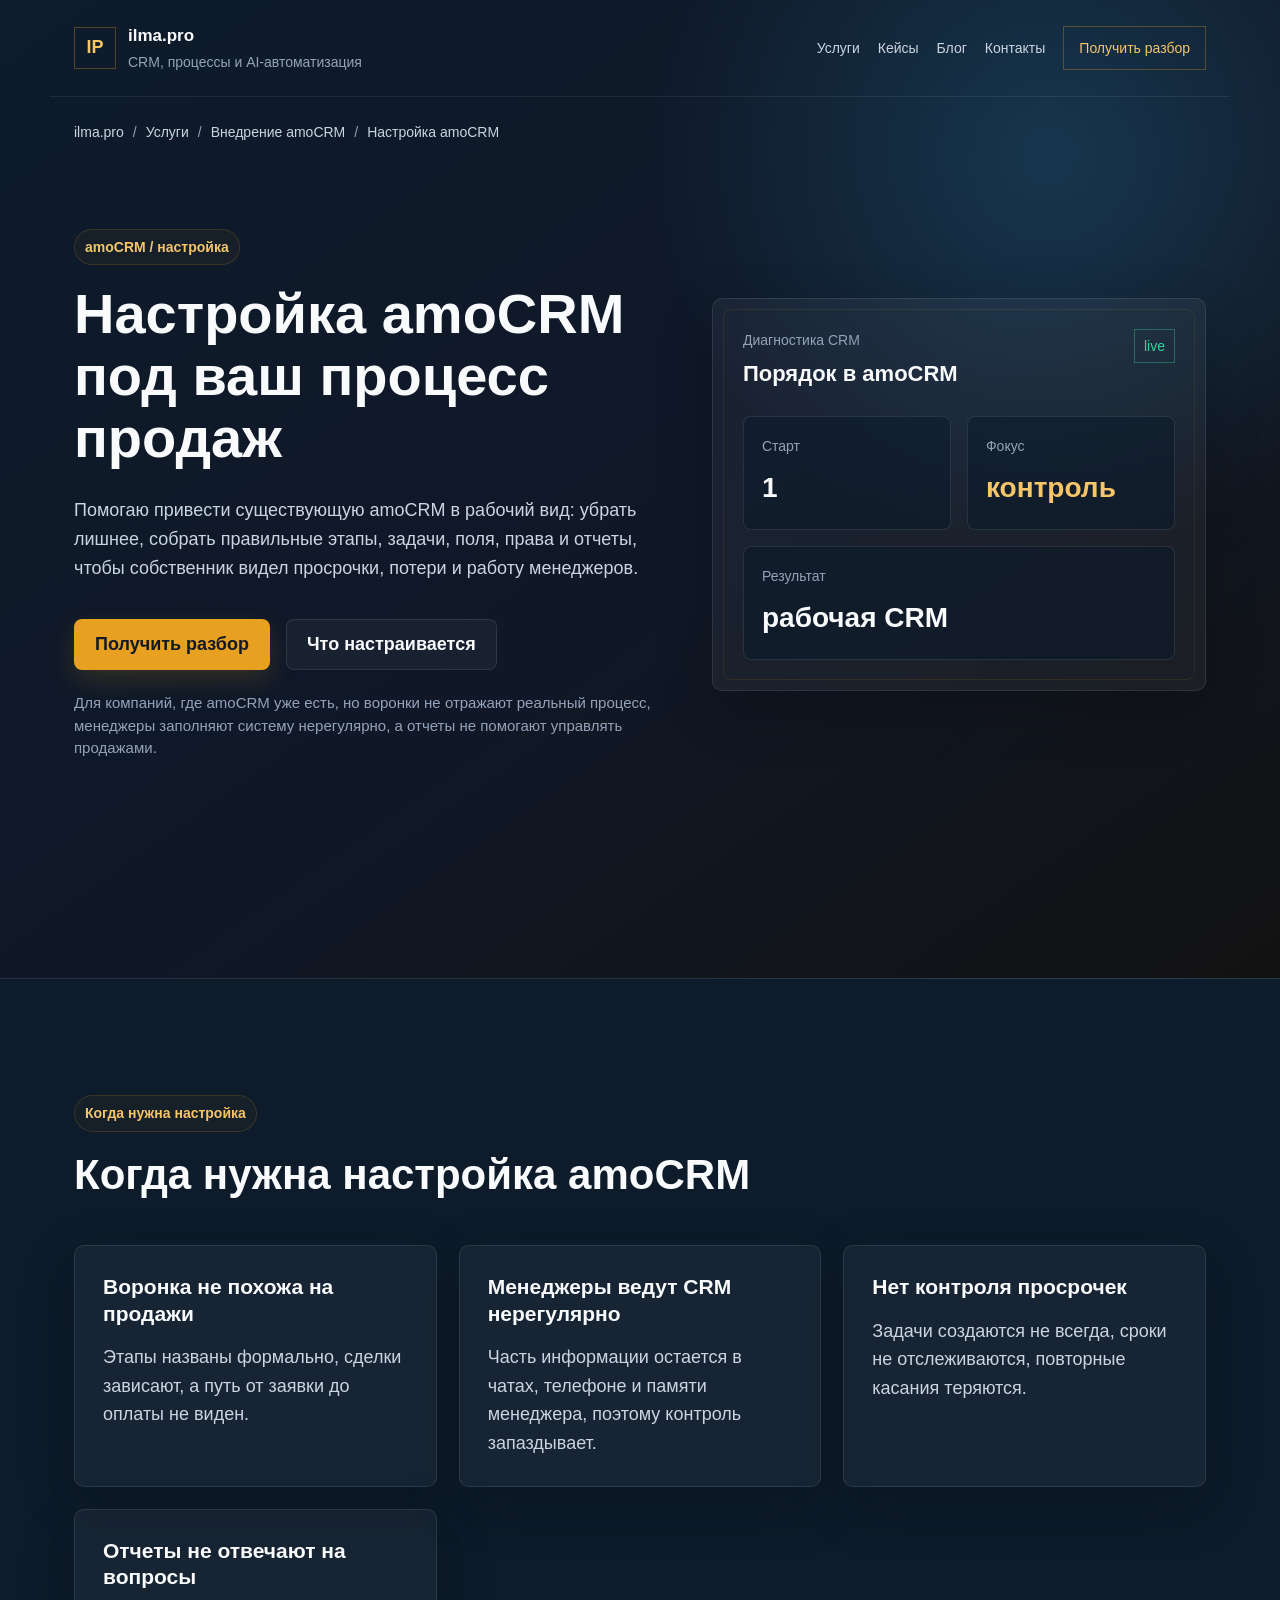
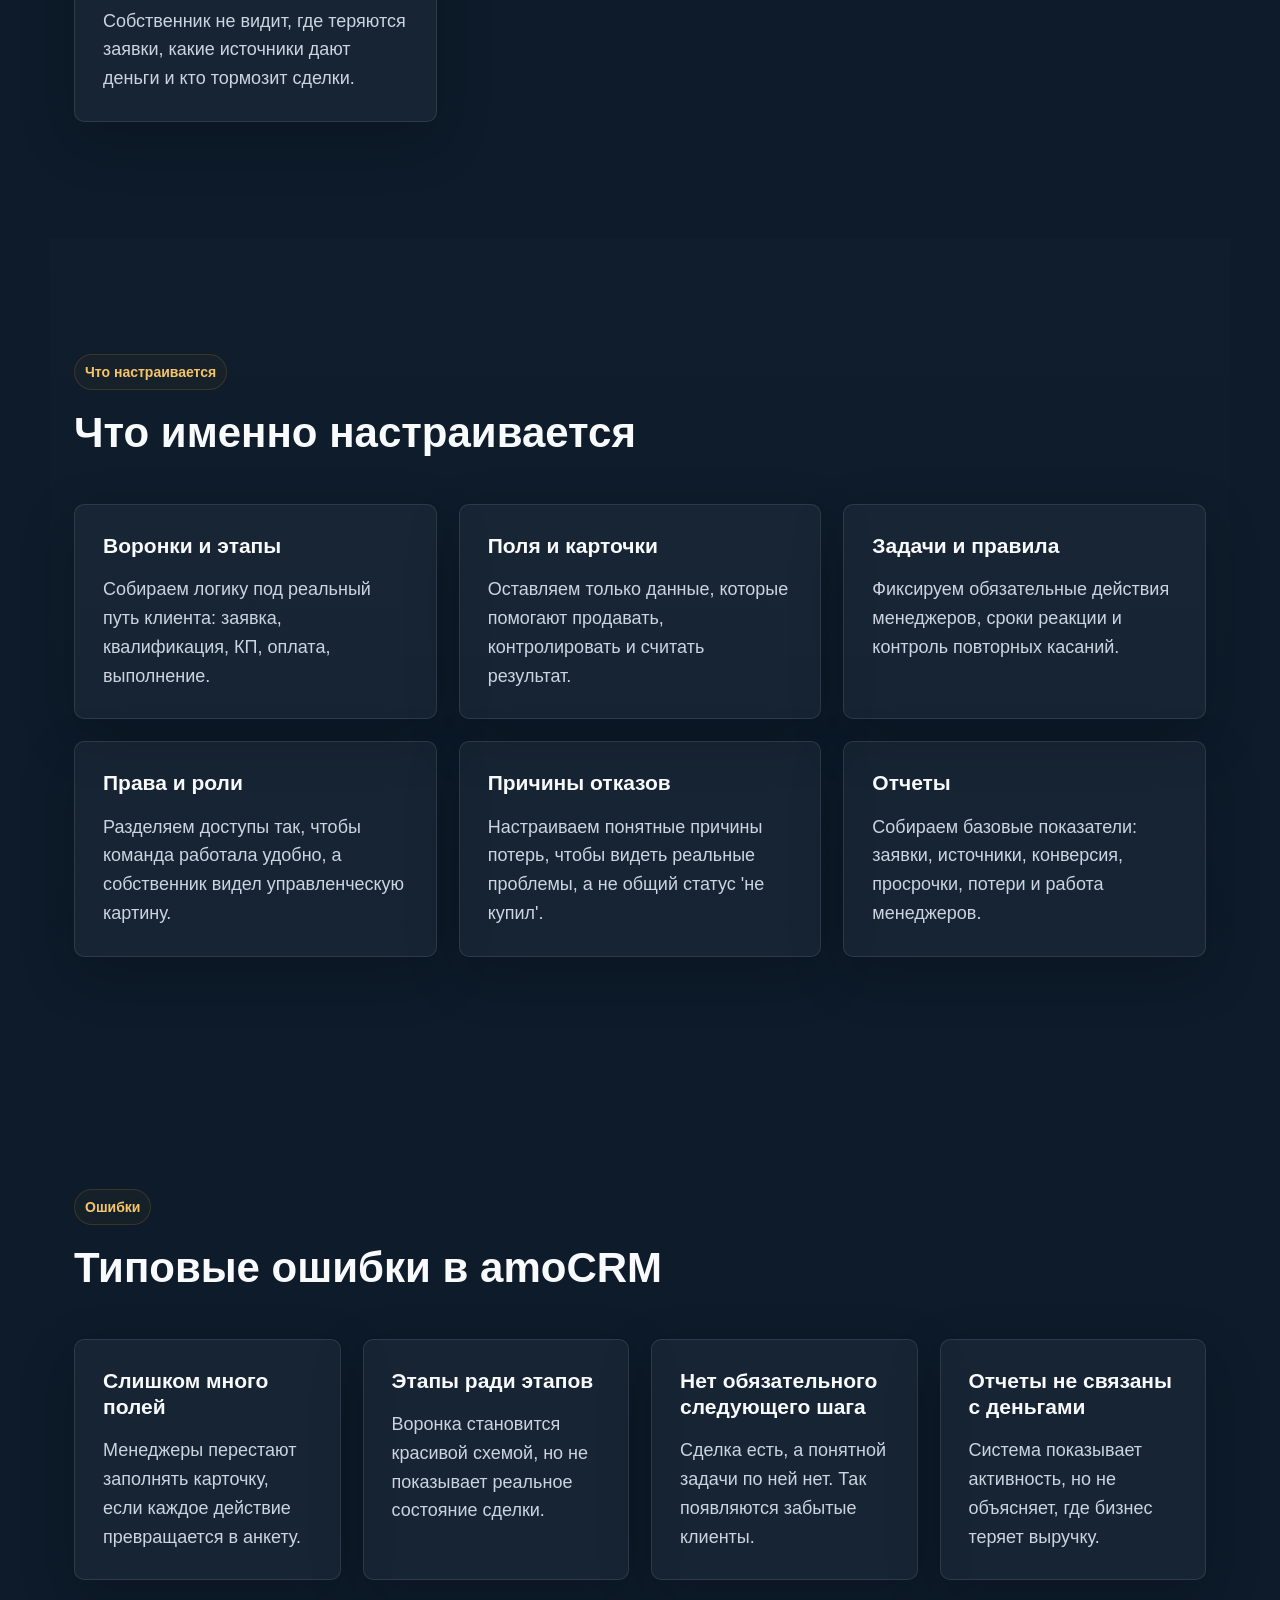
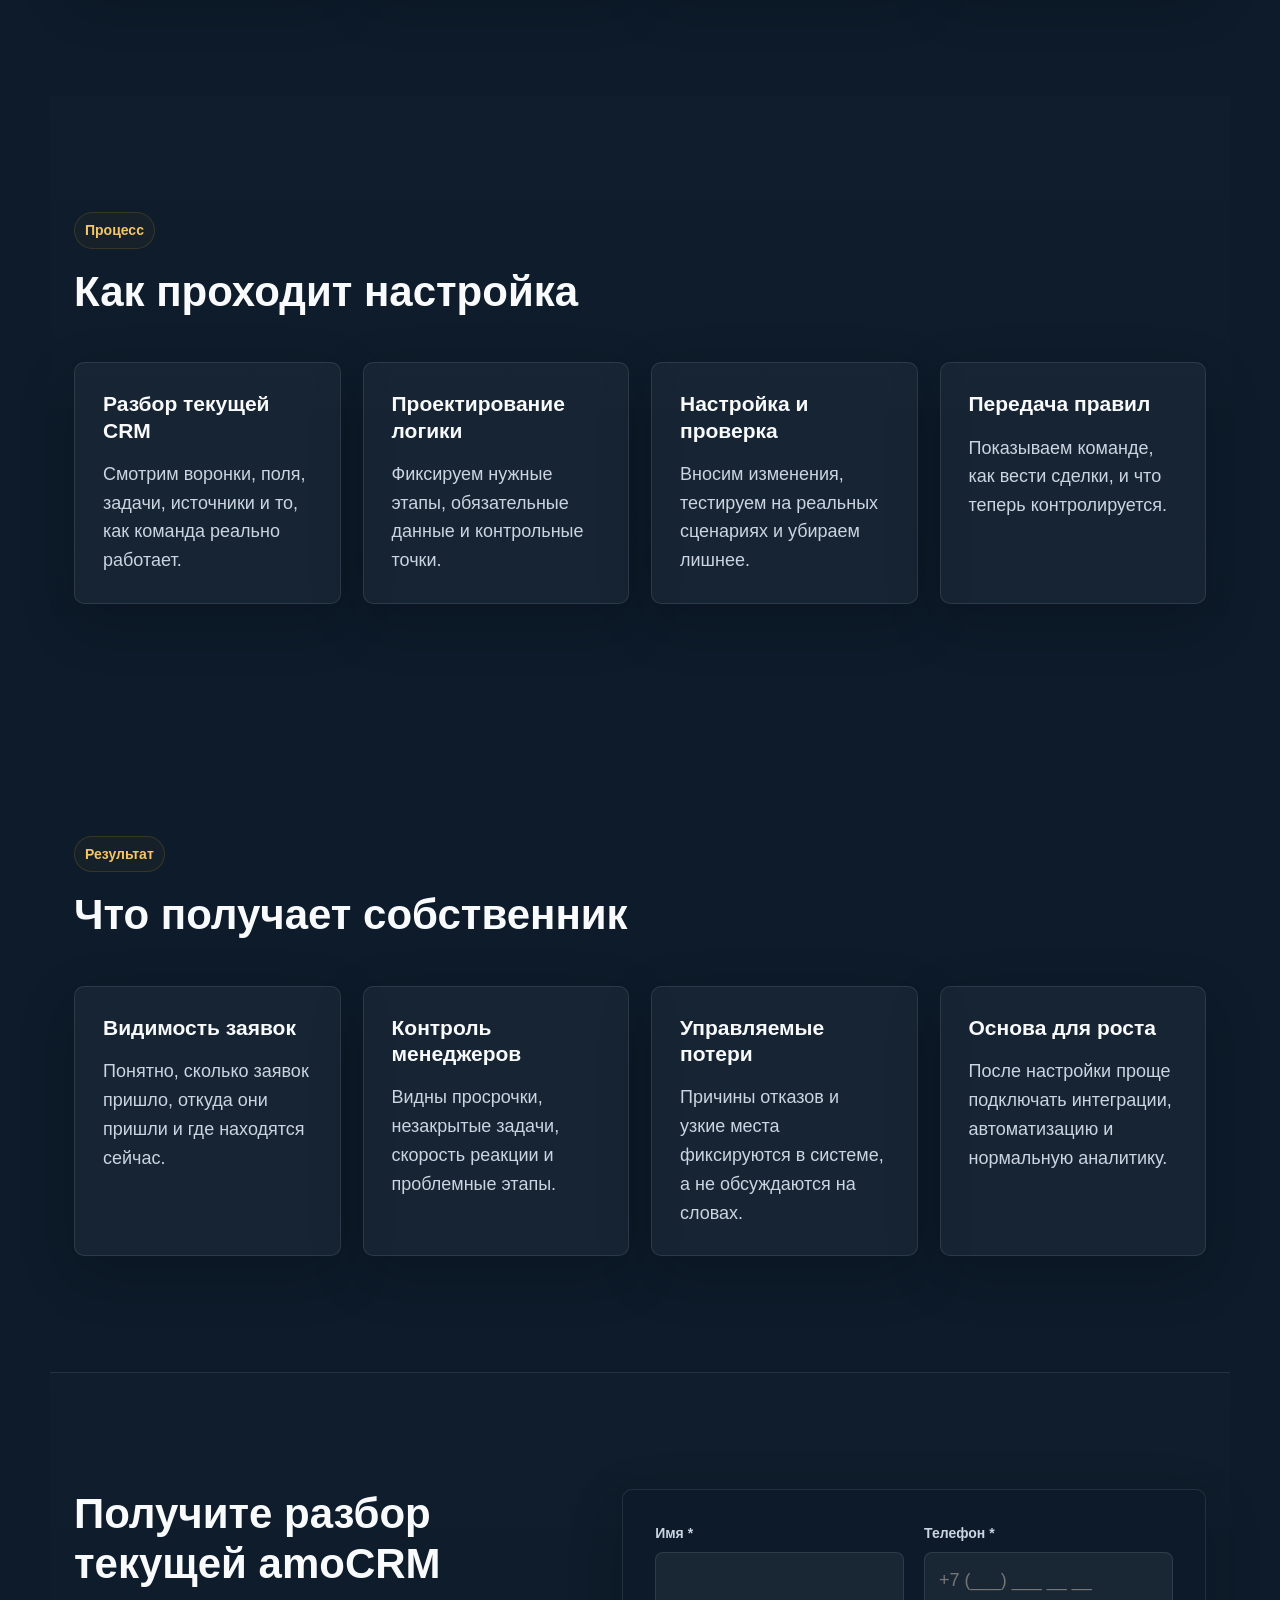
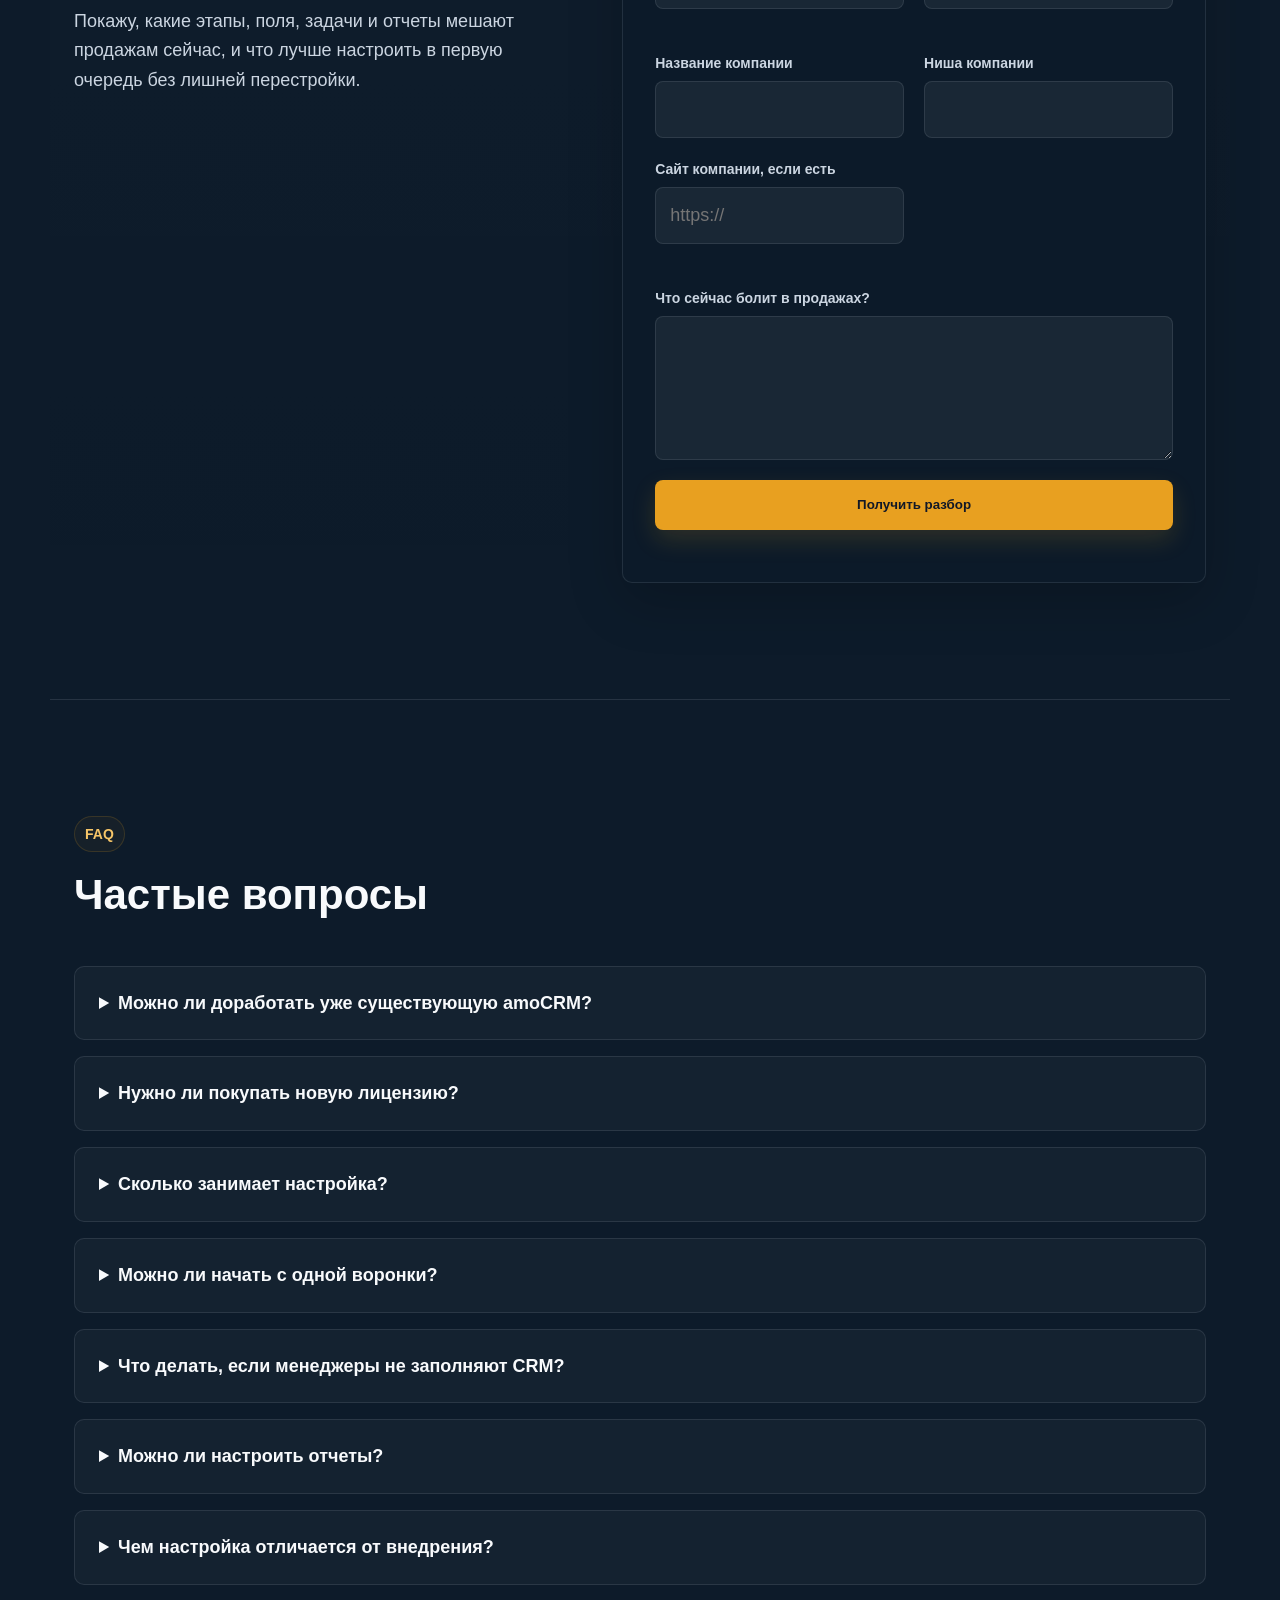
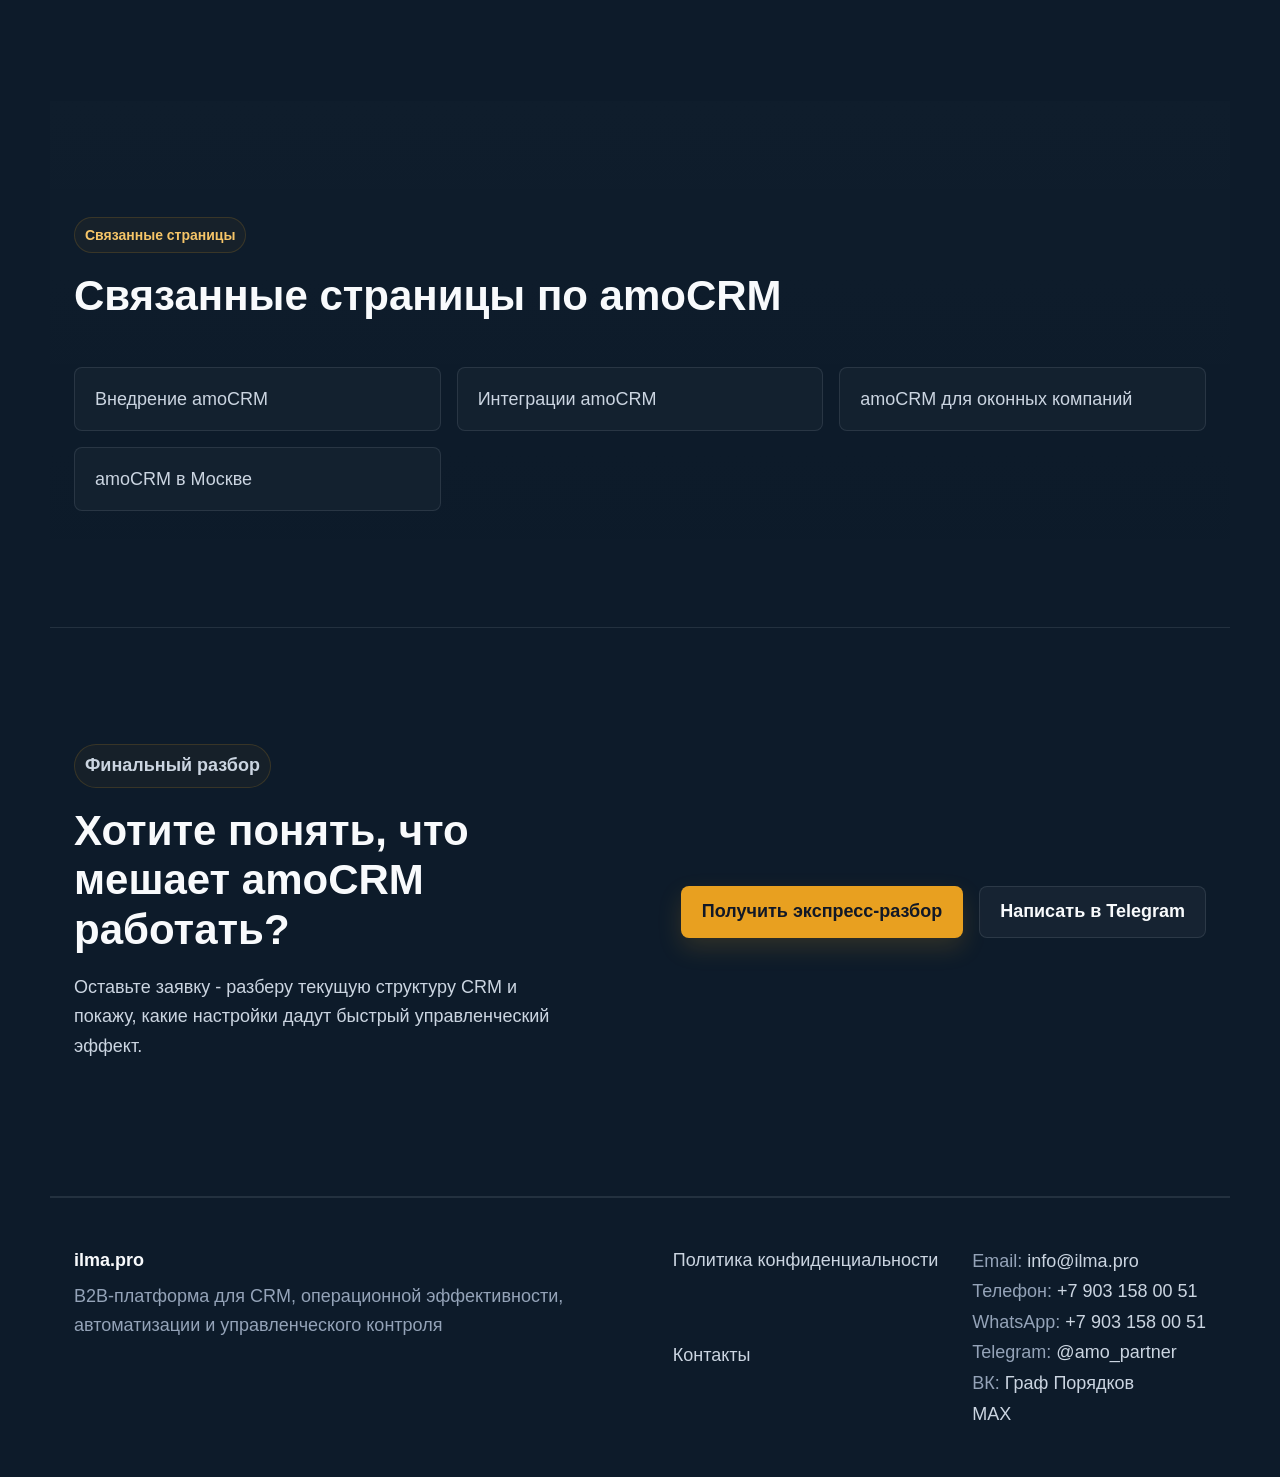
<file: services/amocrm/nastroyka/index.html>
<!doctype html>
<html lang="ru">
<head>
  <meta charset="utf-8">
  <meta name="viewport" content="width=device-width, initial-scale=1">
  <title>Настройка amoCRM под продажи - воронки, этапы, задачи и отчеты</title>
  <meta name="description" content="Настройка amoCRM под реальный процесс продаж: воронки, этапы, поля, задачи, права, отчеты и контроль просрочек. Помогу превратить CRM в рабочую систему.">
  <meta name="robots" content="index, follow">
  <link rel="canonical" href="https://ilma.pro/services/amocrm/nastroyka/">

  <meta property="og:title" content="Настройка amoCRM под продажи - воронки, этапы, задачи и отчеты">
  <meta property="og:description" content="Настройка amoCRM под реальный процесс продаж: воронки, этапы, поля, задачи, права, отчеты и контроль просрочек. Помогу превратить CRM в рабочую систему.">
  <meta property="og:type" content="website">
  <meta property="og:url" content="https://ilma.pro/services/amocrm/nastroyka/">
  <meta property="og:site_name" content="ilma.pro">

  <meta name="twitter:card" content="summary">
  <meta name="twitter:title" content="Настройка amoCRM под продажи - воронки, этапы, задачи и отчеты">
  <meta name="twitter:description" content="Настройка amoCRM под реальный процесс продаж: воронки, этапы, поля, задачи, права, отчеты и контроль просрочек. Помогу превратить CRM в рабочую систему.">

  <link rel="stylesheet" href="../../../css/style.css">
  <script src="../../../js/script.js" defer></script>

  <script type="application/ld+json">
  {
  "@context": "https://schema.org",
  "@type": "ProfessionalService",
  "name": "Граф Порядков",
  "description": "Настройка amoCRM под реальный процесс продаж: воронки, этапы, поля, задачи, права, отчеты и контроль просрочек. Помогу превратить CRM в рабочую систему.",
  "areaServed": "Russia",
  "serviceType": "Настройка amoCRM",
  "url": "https://ilma.pro/services/amocrm/nastroyka/",
  "email": "info@ilma.pro",
  "telephone": "+7 903 158 00 51",
  "parentOrganization": {
    "@type": "Organization",
    "name": "ilma.pro",
    "description": "B2B-платформа для CRM, операционной эффективности, автоматизации и управленческого контроля"
  }
}
  </script>
  <script type="application/ld+json">
  {
  "@context": "https://schema.org",
  "@type": "FAQPage",
  "mainEntity": [
    {
      "@type": "Question",
      "name": "Можно ли доработать уже существующую amoCRM?",
      "acceptedAnswer": {
        "@type": "Answer",
        "text": "Да. Обычно начинаем с аудита текущей структуры, убираем лишнее и настраиваем логику под реальный процесс."
      }
    },
    {
      "@type": "Question",
      "name": "Нужно ли покупать новую лицензию?",
      "acceptedAnswer": {
        "@type": "Answer",
        "text": "Нет, если текущий аккаунт подходит по тарифу и доступам. Это проверяется на старте."
      }
    },
    {
      "@type": "Question",
      "name": "Сколько занимает настройка?",
      "acceptedAnswer": {
        "@type": "Answer",
        "text": "Базовая настройка обычно занимает от нескольких дней. Срок зависит от числа воронок, ролей и интеграций."
      }
    },
    {
      "@type": "Question",
      "name": "Можно ли начать с одной воронки?",
      "acceptedAnswer": {
        "@type": "Answer",
        "text": "Да. Часто лучше сначала привести в порядок ключевую воронку, а потом переносить правила на остальные."
      }
    },
    {
      "@type": "Question",
      "name": "Что делать, если менеджеры не заполняют CRM?",
      "acceptedAnswer": {
        "@type": "Answer",
        "text": "Нужно упростить карточки, убрать лишние поля, настроить обязательные задачи и объяснить правила работы."
      }
    },
    {
      "@type": "Question",
      "name": "Можно ли настроить отчеты?",
      "acceptedAnswer": {
        "@type": "Answer",
        "text": "Да. Настраиваем базовые отчеты по заявкам, источникам, этапам, просрочкам, отказам и менеджерам."
      }
    },
    {
      "@type": "Question",
      "name": "Чем настройка отличается от внедрения?",
      "acceptedAnswer": {
        "@type": "Answer",
        "text": "Настройка улучшает существующую CRM. Внедрение обычно включает проектирование процесса, запуск CRM, интеграции и обучение с нуля."
      }
    }
  ]
}
  </script>
  <script type="application/ld+json">
  {
  "@context": "https://schema.org",
  "@type": "WebSite",
  "name": "ilma.pro",
  "url": "https://ilma.pro/",
  "description": "B2B-платформа для CRM, операционной эффективности, автоматизации и управленческого контроля",
  "inLanguage": "ru-RU"
}
  </script>
  <script type="application/ld+json">
  {
  "@context": "https://schema.org",
  "@type": "BreadcrumbList",
  "itemListElement": [
    {
      "@type": "ListItem",
      "position": 1,
      "name": "ilma.pro",
      "item": "https://ilma.pro/"
    },
    {
      "@type": "ListItem",
      "position": 2,
      "name": "Услуги",
      "item": "https://ilma.pro/services/"
    },
    {
      "@type": "ListItem",
      "position": 3,
      "name": "Внедрение amoCRM",
      "item": "https://ilma.pro/services/amocrm/"
    },
    {
      "@type": "ListItem",
      "position": 4,
      "name": "Настройка amoCRM",
      "item": "https://ilma.pro/services/amocrm/nastroyka/"
    }
  ]
}
  </script>
</head>
<body>
  
  <!-- Yandex.Metrika counter -->
  <script type="text/javascript">
      (function(m,e,t,r,i,k,a){
          m[i]=m[i]||function(){(m[i].a=m[i].a||[]).push(arguments)};
          m[i].l=1*new Date();
          for (var j = 0; j < document.scripts.length; j++) {if (document.scripts[j].src === r) { return; }}
          k=e.createElement(t),a=e.getElementsByTagName(t)[0],k.async=1,k.src=r,a.parentNode.insertBefore(k,a)
      })(window, document,'script','https://mc.yandex.ru/metrika/tag.js?id=109472354', 'ym');

      ym(109472354, 'init', {ssr:true, webvisor:true, clickmap:true, referrer: document.referrer, url: location.href, accurateTrackBounce:true, trackLinks:true});
  </script>
  <noscript><div><img src="https://mc.yandex.ru/watch/109472354" style="position:absolute; left:-9999px;" alt="" /></div></noscript>
  <!-- /Yandex.Metrika counter -->

  
  <header class="site-header">
    <nav class="nav nav-platform" aria-label="Навигация платформы">
      <a class="brand" href="/" aria-label="ilma.pro">
        <span class="brand-mark" aria-hidden="true">IP</span>
        <span>
          <strong>ilma.pro</strong>
          <small>CRM, процессы и AI-автоматизация</small>
        </span>
      </a>
      <button class="nav-toggle" type="button" aria-controls="nav-menu" aria-expanded="false">
        <span></span>
        <span></span>
        <span></span>
        <span class="sr-only">Открыть меню</span>
      </button>
      <div class="nav-menu nav-menu-platform" id="nav-menu">
        <a href="/services/">Услуги</a>
<a href="/cases/">Кейсы</a>
<a href="/blog/">Блог</a>
<a href="/contacts/">Контакты</a>
        <a class="nav-cta" href="#lead">Получить разбор</a>
      </div>
    </nav>
    <div class="breadcrumbs" aria-label="Хлебные крошки"><a href="/">ilma.pro</a><span>/</span><a href="/services/">Услуги</a><span>/</span><a href="/services/amocrm/">Внедрение amoCRM</a><span>/</span><a href="/services/amocrm/nastroyka/">Настройка amoCRM</a></div>
    
    <section class="hero" id="top">
      <div class="hero-copy" data-animate="reveal">
        <p class="eyebrow">amoCRM / настройка</p>
        <h1>Настройка amoCRM под ваш процесс продаж</h1>
        <p class="hero-lead">Помогаю привести существующую amoCRM в рабочий вид: убрать лишнее, собрать правильные этапы, задачи, поля, права и отчеты, чтобы собственник видел просрочки, потери и работу менеджеров.</p>
        <div class="hero-actions">
          <a class="button button-primary" href="#lead">Получить разбор</a>
          <a class="button button-ghost" href="#details">Что настраивается</a>
        </div>
        <p class="hero-note">Для компаний, где amoCRM уже есть, но воронки не отражают реальный процесс, менеджеры заполняют систему нерегулярно, а отчеты не помогают управлять продажами.</p>
      </div>

      <div class="dashboard-card" aria-label="Mockup CRM-дашборда" data-animate="reveal">
        <div class="dashboard-top">
          <div>
            <p class="dashboard-label">Диагностика CRM</p>
            <strong>Порядок в amoCRM</strong>
          </div>
          <span>live</span>
        </div>
        <div class="metric-grid">
          <div class="metric"><span>Старт</span><strong data-counter="1">1</strong></div>
<div class="metric warning"><span>Фокус</span><strong>контроль</strong></div>
<div class="metric wide"><span>Результат</span><strong>рабочая CRM</strong></div>
        </div>
      </div>

      <div class="hero-benefits" aria-label="Преимущества" data-animate="reveal-list">
        <span>воронки под реальный процесс</span>
<span>контроль задач и просрочек</span>
<span>отчеты для собственника</span>
      </div>
    </section>
  </header>

  <main>
    
    <section class="section" id="problems">
      <div class="section-heading">
        <p class="eyebrow">Когда нужна настройка</p>
        <h2>Когда нужна настройка amoCRM</h2>
      </div>
      <div class="cards-grid six">
        
        <article class="card" data-animate="reveal">
          <h3>Воронка не похожа на продажи</h3>
          <p>Этапы названы формально, сделки зависают, а путь от заявки до оплаты не виден.</p>
        </article>

        <article class="card" data-animate="reveal">
          <h3>Менеджеры ведут CRM нерегулярно</h3>
          <p>Часть информации остается в чатах, телефоне и памяти менеджера, поэтому контроль запаздывает.</p>
        </article>

        <article class="card" data-animate="reveal">
          <h3>Нет контроля просрочек</h3>
          <p>Задачи создаются не всегда, сроки не отслеживаются, повторные касания теряются.</p>
        </article>

        <article class="card" data-animate="reveal">
          <h3>Отчеты не отвечают на вопросы</h3>
          <p>Собственник не видит, где теряются заявки, какие источники дают деньги и кто тормозит сделки.</p>
        </article>
      </div>
    </section>

    <section class="section" id="details">
      <div class="section-heading">
        <p class="eyebrow">Что настраивается</p>
        <h2>Что именно настраивается</h2>
      </div>
      <div class="cards-grid six">
        
        <article class="card" data-animate="reveal">
          <h3>Воронки и этапы</h3>
          <p>Собираем логику под реальный путь клиента: заявка, квалификация, КП, оплата, выполнение.</p>
        </article>

        <article class="card" data-animate="reveal">
          <h3>Поля и карточки</h3>
          <p>Оставляем только данные, которые помогают продавать, контролировать и считать результат.</p>
        </article>

        <article class="card" data-animate="reveal">
          <h3>Задачи и правила</h3>
          <p>Фиксируем обязательные действия менеджеров, сроки реакции и контроль повторных касаний.</p>
        </article>

        <article class="card" data-animate="reveal">
          <h3>Права и роли</h3>
          <p>Разделяем доступы так, чтобы команда работала удобно, а собственник видел управленческую картину.</p>
        </article>

        <article class="card" data-animate="reveal">
          <h3>Причины отказов</h3>
          <p>Настраиваем понятные причины потерь, чтобы видеть реальные проблемы, а не общий статус 'не купил'.</p>
        </article>

        <article class="card" data-animate="reveal">
          <h3>Отчеты</h3>
          <p>Собираем базовые показатели: заявки, источники, конверсия, просрочки, потери и работа менеджеров.</p>
        </article>
      </div>
    </section>

    <section class="section" id="mistakes">
      <div class="section-heading">
        <p class="eyebrow">Ошибки</p>
        <h2>Типовые ошибки в amoCRM</h2>
      </div>
      <div class="cards-grid four">
        
        <article class="card" data-animate="reveal">
          <h3>Слишком много полей</h3>
          <p>Менеджеры перестают заполнять карточку, если каждое действие превращается в анкету.</p>
        </article>

        <article class="card" data-animate="reveal">
          <h3>Этапы ради этапов</h3>
          <p>Воронка становится красивой схемой, но не показывает реальное состояние сделки.</p>
        </article>

        <article class="card" data-animate="reveal">
          <h3>Нет обязательного следующего шага</h3>
          <p>Сделка есть, а понятной задачи по ней нет. Так появляются забытые клиенты.</p>
        </article>

        <article class="card" data-animate="reveal">
          <h3>Отчеты не связаны с деньгами</h3>
          <p>Система показывает активность, но не объясняет, где бизнес теряет выручку.</p>
        </article>
      </div>
    </section>

    <section class="section" id="process">
      <div class="section-heading">
        <p class="eyebrow">Процесс</p>
        <h2>Как проходит настройка</h2>
      </div>
      <div class="cards-grid four">
        
        <article class="card" data-animate="reveal">
          <h3>Разбор текущей CRM</h3>
          <p>Смотрим воронки, поля, задачи, источники и то, как команда реально работает.</p>
        </article>

        <article class="card" data-animate="reveal">
          <h3>Проектирование логики</h3>
          <p>Фиксируем нужные этапы, обязательные данные и контрольные точки.</p>
        </article>

        <article class="card" data-animate="reveal">
          <h3>Настройка и проверка</h3>
          <p>Вносим изменения, тестируем на реальных сценариях и убираем лишнее.</p>
        </article>

        <article class="card" data-animate="reveal">
          <h3>Передача правил</h3>
          <p>Показываем команде, как вести сделки, и что теперь контролируется.</p>
        </article>
      </div>
    </section>

    <section class="section" id="owner">
      <div class="section-heading">
        <p class="eyebrow">Результат</p>
        <h2>Что получает собственник</h2>
      </div>
      <div class="cards-grid four">
        
        <article class="card" data-animate="reveal">
          <h3>Видимость заявок</h3>
          <p>Понятно, сколько заявок пришло, откуда они пришли и где находятся сейчас.</p>
        </article>

        <article class="card" data-animate="reveal">
          <h3>Контроль менеджеров</h3>
          <p>Видны просрочки, незакрытые задачи, скорость реакции и проблемные этапы.</p>
        </article>

        <article class="card" data-animate="reveal">
          <h3>Управляемые потери</h3>
          <p>Причины отказов и узкие места фиксируются в системе, а не обсуждаются на словах.</p>
        </article>

        <article class="card" data-animate="reveal">
          <h3>Основа для роста</h3>
          <p>После настройки проще подключать интеграции, автоматизацию и нормальную аналитику.</p>
        </article>
      </div>
    </section>

    <section class="section lead-section" id="lead">
      <div class="lead-copy">
        
        <h2>Получите разбор текущей amoCRM</h2>
        <p>Покажу, какие этапы, поля, задачи и отчеты мешают продажам сейчас, и что лучше настроить в первую очередь без лишней перестройки.</p>
      </div>
      <form class="lead-form" id="lead-form" novalidate>
        <div class="form-row">
          <label for="name">Имя *</label>
          <input id="name" name="name" type="text" minlength="2" required autocomplete="name">
          <small class="field-error" data-error-for="name"></small>
        </div>
        <div class="form-row">
          <label for="phone">Телефон *</label>
          <input id="phone" name="phone" type="tel" inputmode="tel" required autocomplete="tel" placeholder="+7 (___) ___ __ __">
          <small class="field-error" data-error-for="phone"></small>
        </div>
        <div class="form-row">
          <label for="companyName">Название компании</label>
          <input id="companyName" name="companyName" type="text" autocomplete="organization">
        </div>
        <div class="form-row">
          <label for="industry">Ниша компании</label>
          <input id="industry" name="industry" type="text">
        </div>
        <div class="form-row">
          <label for="website">Сайт компании, если есть</label>
          <input id="website" name="website" type="url" inputmode="url" placeholder="https://">
          <small class="field-error" data-error-for="website"></small>
        </div>
        <div class="form-row full">
          <label for="pain">Что сейчас болит в продажах?</label>
          <textarea id="pain" name="pain" rows="4"></textarea>
        </div>
        <input type="hidden" name="utm_source">
        <input type="hidden" name="utm_medium">
        <input type="hidden" name="utm_campaign">
        <input type="hidden" name="utm_content">
        <input type="hidden" name="utm_term">
        <input type="hidden" name="referrer">
        <input type="hidden" name="landing_page">
        <input type="hidden" name="form_page">
        <input type="hidden" name="timestamp">
        <input type="hidden" name="offer" value="amocrm_setup">
        <button class="button button-primary full" type="submit">Получить разбор</button>
        <p class="form-status" id="form-status" role="status" aria-live="polite"></p>
      </form>
    </section>

    <section class="section" id="faq">
      <div class="section-heading">
        <p class="eyebrow">FAQ</p>
        <h2>Частые вопросы</h2>
      </div>
      <div class="faq-list">
        <details><summary>Можно ли доработать уже существующую amoCRM?</summary><p>Да. Обычно начинаем с аудита текущей структуры, убираем лишнее и настраиваем логику под реальный процесс.</p></details>
<details><summary>Нужно ли покупать новую лицензию?</summary><p>Нет, если текущий аккаунт подходит по тарифу и доступам. Это проверяется на старте.</p></details>
<details><summary>Сколько занимает настройка?</summary><p>Базовая настройка обычно занимает от нескольких дней. Срок зависит от числа воронок, ролей и интеграций.</p></details>
<details><summary>Можно ли начать с одной воронки?</summary><p>Да. Часто лучше сначала привести в порядок ключевую воронку, а потом переносить правила на остальные.</p></details>
<details><summary>Что делать, если менеджеры не заполняют CRM?</summary><p>Нужно упростить карточки, убрать лишние поля, настроить обязательные задачи и объяснить правила работы.</p></details>
<details><summary>Можно ли настроить отчеты?</summary><p>Да. Настраиваем базовые отчеты по заявкам, источникам, этапам, просрочкам, отказам и менеджерам.</p></details>
<details><summary>Чем настройка отличается от внедрения?</summary><p>Настройка улучшает существующую CRM. Внедрение обычно включает проектирование процесса, запуск CRM, интеграции и обучение с нуля.</p></details>
      </div>
    </section>

    <section class="section related-links" id="related">
      <div class="section-heading">
        <p class="eyebrow">Связанные страницы</p>
        <h2>Связанные страницы по amoCRM</h2>
      </div>
      <div class="related-grid">
        <a href="/services/amocrm/">Внедрение amoCRM</a>
<a href="/services/amocrm/integracii/">Интеграции amoCRM</a>
<a href="/services/amocrm/dlya-okonnyh-kompaniy/">amoCRM для оконных компаний</a>
<a href="/services/amocrm/moskva/">amoCRM в Москве</a>
      </div>
    </section>

    <section class="section final-cta" id="contact">
      <div>
        <p class="eyebrow">Финальный разбор</p>
        <h2>Хотите понять, что мешает amoCRM работать?</h2>
        <p>Оставьте заявку - разберу текущую структуру CRM и покажу, какие настройки дадут быстрый управленческий эффект.</p>
      </div>
      <div class="cta-actions">
        <a class="button button-primary" href="#lead">Получить экспресс-разбор</a>
        <a class="button button-ghost" href="https://t.me/amo_partner" data-goal="click_telegram">Написать в Telegram</a>
      </div>
    </section>
  </main>

  
  <footer class="footer">
    <div>
      <strong>ilma.pro</strong>
      <p>B2B-платформа для CRM, операционной эффективности, автоматизации и управленческого контроля</p>
    </div>
    <nav aria-label="Ссылки в подвале">
      <a href="#privacy">Политика конфиденциальности</a>
      <a href="#contact">Контакты</a>
    </nav>
    <address>
      Email: <a href="mailto:info@ilma.pro" data-goal="click_email">info@ilma.pro</a><br>
      Телефон: <a href="tel:+79031580051" data-goal="click_phone">+7 903 158 00 51</a><br>
      WhatsApp: <a href="https://wa.me/79031580051" data-goal="click_whatsapp">+7 903 158 00 51</a><br>
      Telegram: <a href="https://t.me/amo_partner" data-goal="click_telegram">@amo_partner</a><br>
      ВК: <a href="https://vk.ru/it_simple_123" data-goal="click_vk">Граф Порядков</a><br>

      <a href="https://max.ru/u/f9LHodD0cOIG8smtAmnUhJjLb4iNOmc1T8EXcWCCZ4kDRq5IBw81AKWZTOw" data-goal="click_max">MAX</a>
    </address>
  </footer>
</body>
</html>
</file>
<file: css/style.css>
:root {
  --bg: #0d1b2a;
  --bg-2: #111827;
  --bg-3: #162033;
  --card: rgba(255, 255, 255, 0.045);
  --card-strong: rgba(255, 255, 255, 0.075);
  --line: rgba(226, 232, 240, 0.105);
  --line-strong: rgba(232, 160, 32, 0.3);
  --text: #f8fafc;
  --muted: #cbd5e1;
  --dim: #94a3b8;
  --gold: #e8a020;
  --gold-2: #f6c568;
  --blue: #38bdf8;
  --blue-2: #2d7dd2;
  --danger: #f87171;
  --success: #34d399;
  --ease-premium: cubic-bezier(0.22, 1, 0.36, 1);
  --shadow: 0 18px 55px rgba(0, 0, 0, 0.2);
}

* {
  box-sizing: border-box;
}

html {
  scroll-behavior: smooth;
}

body {
  margin: 0;
  font-family: Arial, Helvetica, sans-serif;
  color: var(--text);
  background: var(--bg);
  font-size: 18px;
  line-height: 1.6;
}

body::before {
  content: "";
  position: fixed;
  inset: 0;
  pointer-events: none;
  background:
    linear-gradient(rgba(255, 255, 255, 0.014) 1px, transparent 1px),
    linear-gradient(90deg, rgba(255, 255, 255, 0.014) 1px, transparent 1px);
  background-size: 56px 56px;
  mask-image: linear-gradient(to bottom, rgba(0, 0, 0, 0.8), transparent 64%);
  z-index: -1;
}

a {
  color: inherit;
}

.sr-only {
  position: absolute;
  width: 1px;
  height: 1px;
  padding: 0;
  overflow: hidden;
  clip: rect(0, 0, 0, 0);
  white-space: nowrap;
  border: 0;
}

.site-header {
  position: relative;
  overflow: hidden;
  background:
    radial-gradient(circle at 82% 16%, rgba(56, 189, 248, 0.18), transparent 30%),
    linear-gradient(145deg, #0d1b2a 0%, #101828 54%, #121212 100%);
  border-bottom: 1px solid var(--line);
}

.nav {
  max-width: 1180px;
  margin: 0 auto;
  padding: 22px 24px;
  display: flex;
  align-items: center;
  justify-content: space-between;
  gap: 20px;
}

.nav-platform {
  border-bottom: 1px solid rgba(226, 232, 240, 0.08);
}

.brand {
  display: inline-flex;
  align-items: center;
  gap: 12px;
  text-decoration: none;
  min-width: 220px;
}

.brand-mark {
  width: 42px;
  height: 42px;
  display: inline-flex;
  align-items: center;
  justify-content: center;
  border: 1px solid var(--line-strong);
  color: var(--gold-2);
  font-weight: 700;
}

.brand strong,
.brand small {
  display: block;
}

.brand strong {
  font-size: 17px;
  font-weight: 700;
}

.brand small {
  margin-top: 2px;
  color: var(--dim);
  font-size: 14px;
}

.nav-menu {
  display: flex;
  align-items: center;
  justify-content: flex-end;
  gap: 18px;
  font-size: 14px;
}

.nav-menu a {
  color: var(--muted);
  text-decoration: none;
}

.nav-menu a:hover {
  color: var(--text);
}

.nav-cta {
  padding: 10px 15px;
  border: 1px solid var(--line-strong);
  color: var(--gold-2) !important;
}

.breadcrumbs {
  max-width: 1180px;
  margin: 0 auto;
  padding: 24px 24px 0;
  display: flex;
  flex-wrap: wrap;
  gap: 9px;
  color: var(--dim);
  font-size: 14px;
}

.breadcrumbs a {
  color: var(--muted);
  text-decoration: none;
}

.breadcrumbs a:hover {
  color: var(--text);
}

.nav-toggle {
  display: none;
  width: 44px;
  height: 44px;
  border: 1px solid var(--line);
  background: var(--card);
  color: var(--text);
}

.nav-toggle span:not(.sr-only) {
  display: block;
  width: 20px;
  height: 2px;
  margin: 4px auto;
  background: var(--text);
}

.hero {
  max-width: 1180px;
  margin: 0 auto;
  padding: 86px 24px 84px;
  display: grid;
  grid-template-columns: minmax(0, 1.08fr) minmax(340px, 0.92fr);
  gap: 58px;
  align-items: center;
}

.hero-copy h1 {
  margin: 0;
  max-width: 790px;
  font-size: clamp(38px, 4.4vw, 56px);
  line-height: 1.1;
  font-weight: 700;
  letter-spacing: 0;
}

.hero-lead {
  max-width: 720px;
  margin: 28px 0 0;
  color: var(--muted);
  font-size: 18px;
  line-height: 1.6;
}

.hero-note {
  margin: 22px 0 0;
  color: var(--dim);
  font-size: 15px;
  line-height: 1.5;
}

.eyebrow {
  display: inline-flex;
  align-items: center;
  margin: 0 0 18px;
  padding: 6px 10px;
  border: 1px solid rgba(232, 160, 32, 0.16);
  background: rgba(232, 160, 32, 0.045);
  color: var(--gold-2);
  font-size: 14px;
  font-weight: 650;
  letter-spacing: 0;
  text-transform: none;
  border-radius: 999px;
}

.hero-actions,
.cta-actions {
  display: flex;
  flex-wrap: wrap;
  gap: 16px;
  margin-top: 36px;
}

.button {
  display: inline-flex;
  align-items: center;
  justify-content: center;
  min-height: 50px;
  padding: 14px 20px;
  border: 1px solid transparent;
  border-radius: 8px;
  font-weight: 700;
  line-height: 1.2;
  text-align: center;
  text-decoration: none;
  cursor: pointer;
  transition: border-color 220ms var(--ease-premium), background-color 220ms var(--ease-premium), color 220ms var(--ease-premium), transform 220ms var(--ease-premium), box-shadow 220ms var(--ease-premium);
}

.button-primary {
  background: var(--gold);
  color: #111827;
  box-shadow: 0 10px 24px rgba(232, 160, 32, 0.16);
}

.button-primary:hover {
  background: var(--gold-2);
  transform: translateY(-1px);
}

.button-ghost {
  border-color: var(--line);
  background: rgba(255, 255, 255, 0.04);
  color: var(--text);
}

.button-ghost:hover {
  border-color: var(--blue);
  transform: translateY(-1px);
}

.dashboard-card,
.lead-form,
.source-table,
.compare-card,
.price-card,
.card {
  border: 1px solid var(--line);
  background: var(--card);
  box-shadow: var(--shadow);
  border-radius: 10px;
}

.dashboard-card {
  padding: 30px;
  position: relative;
}

.dashboard-card::before {
  content: "";
  position: absolute;
  inset: 10px;
  border: 1px solid rgba(232, 160, 32, 0.1);
  border-radius: 8px;
  pointer-events: none;
}

.dashboard-top {
  position: relative;
  display: flex;
  justify-content: space-between;
  gap: 20px;
  margin-bottom: 24px;
}

.dashboard-label {
  margin: 0 0 5px;
  color: var(--dim);
  font-size: 14px;
}

.dashboard-top strong {
  font-size: 22px;
  font-weight: 700;
}

.dashboard-top > span {
  align-self: flex-start;
  padding: 5px 9px;
  border: 1px solid rgba(52, 211, 153, 0.38);
  color: var(--success);
  font-size: 14px;
  text-transform: none;
  animation: metricPulse 2800ms ease-in-out infinite;
}

.metric-grid {
  position: relative;
  display: grid;
  grid-template-columns: 1fr 1fr;
  gap: 16px;
}

.metric {
  min-height: 114px;
  padding: 18px;
  display: flex;
  flex-direction: column;
  justify-content: space-between;
  background: rgba(13, 27, 42, 0.58);
  border: 1px solid var(--line);
  border-radius: 8px;
}

.metric.wide {
  grid-column: span 2;
}

.metric span {
  color: var(--dim);
  font-size: 14px;
}

.metric strong {
  color: var(--text);
  font-size: 28px;
  font-weight: 700;
}

.metric.danger strong {
  color: var(--danger);
}

.metric.warning strong {
  color: var(--gold-2);
}

.hero-benefits {
  grid-column: 1 / -1;
  display: grid;
  grid-template-columns: repeat(3, minmax(0, 1fr));
  gap: 16px;
  margin-top: 10px;
}

.hero-benefits span {
  padding: 18px;
  border: 1px solid var(--line);
  background: rgba(255, 255, 255, 0.035);
  color: var(--muted);
  font-weight: 650;
  border-radius: 8px;
}

.section,
.footer {
  max-width: 1180px;
  margin: 0 auto;
  padding: 116px 24px;
}

.section:nth-of-type(even) {
  background: linear-gradient(180deg, rgba(255, 255, 255, 0.012), rgba(255, 255, 255, 0));
}

.section-heading {
  max-width: 850px;
  margin-bottom: 46px;
}

.section-heading h2,
.lead-copy h2,
.final-cta h2 {
  margin: 0;
  font-size: clamp(30px, 3.3vw, 42px);
  line-height: 1.18;
  font-weight: 700;
  letter-spacing: 0;
}

.section-heading p:not(.eyebrow),
.lead-copy p,
.final-cta p,
.section-after-text {
  color: var(--muted);
  font-size: 18px;
  line-height: 1.65;
}

.section-after-text {
  max-width: 850px;
  margin: 24px 0 0;
}

.cards-grid {
  display: grid;
  gap: 22px;
}

.cards-grid.six {
  grid-template-columns: repeat(3, minmax(0, 1fr));
}

.cards-grid.industries {
  grid-template-columns: repeat(4, minmax(0, 1fr));
}

.cards-grid.four {
  grid-template-columns: repeat(4, minmax(0, 1fr));
}

.direction-grid {
  display: grid;
  grid-template-columns: repeat(3, minmax(0, 1fr));
  gap: 22px;
}

.direction-card {
  min-height: 340px;
  padding: 30px;
  display: flex;
  flex-direction: column;
  justify-content: space-between;
  gap: 28px;
  border: 1px solid var(--line);
  background: var(--card);
  box-shadow: var(--shadow);
  border-radius: 10px;
  transition: border-color 220ms var(--ease-premium), background-color 220ms var(--ease-premium), transform 220ms var(--ease-premium), box-shadow 220ms var(--ease-premium);
}

.direction-card:hover {
  border-color: rgba(56, 189, 248, 0.24);
  background: rgba(255, 255, 255, 0.052);
  box-shadow: 0 22px 60px rgba(0, 0, 0, 0.22), 0 0 0 1px rgba(56, 189, 248, 0.055);
  transform: translateY(-2px);
}

.direction-card.is-disabled {
  opacity: 0.72;
}

.direction-status {
  display: inline-flex;
  margin-bottom: 20px;
  padding: 6px 10px;
  border: 1px solid rgba(232, 160, 32, 0.18);
  color: var(--gold-2);
  font-size: 14px;
  font-weight: 700;
  border-radius: 999px;
}

.direction-card h3 {
  margin: 0;
  font-size: 24px;
  line-height: 1.22;
  font-weight: 700;
}

.direction-card p {
  margin: 16px 0 0;
  color: var(--muted);
  line-height: 1.6;
}

.disabled-link {
  cursor: default;
  opacity: 0.68;
}

.card {
  padding: 28px;
  transition: border-color 220ms var(--ease-premium), background-color 220ms var(--ease-premium), transform 220ms var(--ease-premium), box-shadow 220ms var(--ease-premium);
}

.card:hover,
.price-card:hover,
.compare-card:hover {
  border-color: rgba(56, 189, 248, 0.24);
  background: rgba(255, 255, 255, 0.052);
  box-shadow: 0 22px 60px rgba(0, 0, 0, 0.22), 0 0 0 1px rgba(56, 189, 248, 0.055);
  transform: translateY(-2px);
}

.card h3,
.flow h3,
.price-card h3,
.compare-card h3,
.process-list h3 {
  margin: 0;
  font-size: 21px;
  line-height: 1.25;
  font-weight: 650;
}

.card p,
.flow p,
.price-card p,
.compare-card li,
.process-list p {
  color: var(--muted);
  line-height: 1.6;
}

.card p {
  margin: 16px 0 0;
}

.split-section {
  display: grid;
  grid-template-columns: minmax(0, 0.85fr) minmax(0, 1.15fr);
  gap: 52px;
  align-items: start;
}

.flow {
  display: grid;
  gap: 18px;
}

.flow article {
  position: relative;
  padding: 26px 26px 26px 86px;
  border: 1px solid var(--line);
  background: rgba(255, 255, 255, 0.032);
  border-radius: 10px;
}

.flow span,
.process-list span {
  position: absolute;
  top: 22px;
  left: 22px;
  width: 38px;
  height: 38px;
  display: inline-flex;
  align-items: center;
  justify-content: center;
  border: 1px solid var(--line-strong);
  color: var(--gold-2);
  font-weight: 700;
  border-radius: 8px;
}

.flow p {
  margin: 9px 0 0;
}

.check-grid {
  display: grid;
  grid-template-columns: repeat(3, minmax(0, 1fr));
  gap: 16px;
}

.check-grid span {
  position: relative;
  padding: 18px 18px 18px 46px;
  border: 1px solid var(--line);
  background: rgba(255, 255, 255, 0.028);
  color: var(--muted);
  line-height: 1.45;
  border-radius: 8px;
}

.check-grid span::before {
  content: "";
  position: absolute;
  top: 20px;
  left: 17px;
  width: 9px;
  height: 9px;
  background: var(--blue);
}

.note-box {
  margin: 28px 0 0;
  padding: 22px 24px;
  border-left: 3px solid var(--gold);
  background: rgba(232, 160, 32, 0.08);
  color: var(--muted);
  line-height: 1.6;
}

.price-grid {
  display: grid;
  grid-template-columns: repeat(3, minmax(0, 1fr));
  gap: 24px;
}

.price-card {
  position: relative;
  padding: 32px;
  display: flex;
  flex-direction: column;
  gap: 20px;
  transition: border-color 220ms var(--ease-premium), background-color 220ms var(--ease-premium), transform 220ms var(--ease-premium), box-shadow 220ms var(--ease-premium);
}

.price-card.recommended {
  border-color: rgba(232, 160, 32, 0.24);
  background: linear-gradient(180deg, rgba(232, 160, 32, 0.085), rgba(255, 255, 255, 0.042));
}

.badge {
  align-self: flex-start;
  padding: 6px 10px;
  background: var(--gold);
  color: #111827;
  font-size: 14px;
  font-weight: 700;
  text-transform: none;
  border-radius: 999px;
}

.price {
  margin: 0;
  color: var(--gold-2) !important;
  font-size: 30px;
  font-weight: 700;
}

.price-card ul {
  margin: 0;
  padding-left: 20px;
  color: var(--muted);
  line-height: 1.7;
}

.term {
  margin: 0;
  color: var(--text) !important;
  font-weight: 700;
}

.price-card .button {
  margin-top: auto;
}

.before-after {
  display: grid;
  grid-template-columns: 0.8fr 0.8fr 1.1fr;
  gap: 22px;
}

.compare-card {
  padding: 28px;
  transition: border-color 220ms var(--ease-premium), background-color 220ms var(--ease-premium), transform 220ms var(--ease-premium), box-shadow 220ms var(--ease-premium);
}

.compare-card.after {
  border-color: rgba(52, 211, 153, 0.36);
}

.compare-card ul {
  margin: 16px 0 0;
  padding-left: 20px;
}

.compare-card li + li {
  margin-top: 10px;
}

.source-table {
  align-self: stretch;
  padding: 22px;
  overflow: visible;
}

.table-row {
  min-width: 0;
  display: grid;
  grid-template-columns: minmax(118px, 1.25fr) repeat(4, minmax(48px, 0.62fr));
  gap: 10px;
  padding: 13px 0;
  border-bottom: 1px solid var(--line);
  color: var(--muted);
  font-size: 14px;
}

.table-row.head {
  color: var(--gold-2);
  font-weight: 700;
}

.table-row:last-child {
  border-bottom: 0;
}

.process-list {
  display: grid;
  gap: 18px;
}

.process-list article {
  position: relative;
  padding: 28px 28px 28px 92px;
  border: 1px solid var(--line);
  background: rgba(255, 255, 255, 0.028);
  border-radius: 10px;
  transition: border-color 220ms var(--ease-premium), background-color 220ms var(--ease-premium), transform 220ms var(--ease-premium);
}

.process-list p {
  margin: 8px 0 0;
}

.lead-section,
.final-cta {
  display: grid;
  grid-template-columns: minmax(0, 0.85fr) minmax(360px, 1fr);
  gap: 52px;
  align-items: start;
  border-top: 1px solid var(--line);
  border-bottom: 1px solid var(--line);
}

.lead-form {
  padding: 32px;
  display: grid;
  grid-template-columns: 1fr 1fr;
  gap: 20px;
  background: rgba(13, 27, 42, 0.76);
}

.form-row {
  display: grid;
  gap: 7px;
}

.form-row.full,
.lead-form .full {
  grid-column: 1 / -1;
}

label {
  color: var(--muted);
  font-size: 14px;
  font-weight: 700;
}

input,
textarea {
  width: 100%;
  border: 1px solid var(--line);
  border-radius: 8px;
  background: rgba(255, 255, 255, 0.06);
  color: var(--text);
  font: inherit;
  padding: 13px 14px;
  outline: none;
}

textarea {
  resize: vertical;
}

input:focus,
textarea:focus {
  border-color: var(--blue);
}

.field-error {
  min-height: 16px;
  color: var(--danger);
  font-size: 14px;
}

.form-status {
  grid-column: 1 / -1;
  margin: 0;
  color: var(--muted);
  line-height: 1.5;
}

.form-status.error {
  color: var(--danger);
}

.form-status.success {
  color: var(--success);
}

.faq-list {
  display: grid;
  gap: 16px;
}

.related-grid {
  display: grid;
  grid-template-columns: repeat(3, minmax(0, 1fr));
  gap: 16px;
}

.related-grid a {
  padding: 18px 20px;
  border: 1px solid var(--line);
  background: rgba(255, 255, 255, 0.028);
  color: var(--muted);
  line-height: 1.45;
  text-decoration: none;
  border-radius: 8px;
  transition: border-color 220ms var(--ease-premium), color 220ms var(--ease-premium), background-color 220ms var(--ease-premium), transform 220ms var(--ease-premium);
}

.related-grid a:hover {
  border-color: var(--blue);
  color: var(--text);
}

details {
  border: 1px solid var(--line);
  background: rgba(255, 255, 255, 0.032);
  border-radius: 10px;
  transition: border-color 220ms var(--ease-premium), background-color 220ms var(--ease-premium);
  overflow: hidden;
}

details[open] {
  border-color: rgba(56, 189, 248, 0.28);
  background: rgba(255, 255, 255, 0.055);
}

summary {
  cursor: pointer;
  padding: 22px 24px;
  font-size: 18px;
  font-weight: 650;
}

details p {
  margin: 0;
  padding: 0 24px 24px;
  color: var(--muted);
  line-height: 1.6;
  overflow: hidden;
  transition: height 260ms var(--ease-premium), opacity 260ms var(--ease-premium);
}

[data-animate="reveal"] {
  opacity: 0;
  transform: translate3d(0, 10px, 0) scale(0.992);
  transition: opacity 760ms var(--ease-premium), transform 760ms var(--ease-premium);
}

[data-animate="reveal"].is-visible {
  opacity: 1;
  transform: translate3d(0, 0, 0) scale(1);
}

[data-animate="reveal-list"] > * {
  opacity: 0;
  transform: translate3d(0, 8px, 0) scale(0.994);
  transition: opacity 720ms var(--ease-premium), transform 720ms var(--ease-premium);
}

[data-animate="reveal-list"].is-visible > * {
  opacity: 1;
  transform: translate3d(0, 0, 0) scale(1);
}

[data-animate="reveal-list"].is-visible > *:nth-child(2) {
  transition-delay: 100ms;
}

[data-animate="reveal-list"].is-visible > *:nth-child(3) {
  transition-delay: 180ms;
}

.cards-grid [data-animate="reveal"]:nth-child(2),
.price-grid [data-animate="reveal"]:nth-child(2),
.process-list [data-animate="reveal"]:nth-child(2) {
  transition-delay: 90ms;
}

.cards-grid [data-animate="reveal"]:nth-child(3),
.price-grid [data-animate="reveal"]:nth-child(3),
.process-list [data-animate="reveal"]:nth-child(3) {
  transition-delay: 140ms;
}

.cards-grid [data-animate="reveal"]:nth-child(4),
.process-list [data-animate="reveal"]:nth-child(4) {
  transition-delay: 80ms;
}

.cards-grid [data-animate="reveal"]:nth-child(5),
.process-list [data-animate="reveal"]:nth-child(5) {
  transition-delay: 130ms;
}

@keyframes metricPulse {
  0%,
  100% {
    box-shadow: 0 0 0 rgba(52, 211, 153, 0);
  }

  50% {
    box-shadow: 0 0 22px rgba(52, 211, 153, 0.16);
  }
}

.final-cta {
  align-items: center;
}

.final-cta .cta-actions {
  justify-content: flex-end;
  margin-top: 0;
}

.footer {
  padding-top: 48px;
  padding-bottom: 48px;
  display: grid;
  grid-template-columns: 1fr auto auto;
  gap: 34px;
  border-top: 1px solid var(--line);
  color: var(--dim);
}

.footer strong {
  color: var(--text);
  font-size: 18px;
}

.footer p {
  margin: 8px 0 0;
}

.footer nav {
  display: grid;
  gap: 8px;
}

.footer a {
  color: var(--muted);
  text-decoration: none;
}

.footer address {
  font-style: normal;
  line-height: 1.7;
}

@media (max-width: 980px) {
  .nav {
    align-items: flex-start;
  }

  .nav-toggle {
    display: block;
    margin-left: auto;
  }

  .nav-menu {
    display: none;
    position: absolute;
    z-index: 5;
    left: 24px;
    right: 24px;
    top: 72px;
    padding: 18px;
    flex-direction: column;
    align-items: stretch;
    background: #0b1624;
    border: 1px solid var(--line);
    box-shadow: var(--shadow);
  }

  .nav-menu.is-open {
    display: flex;
  }

  .hero,
  .split-section,
  .lead-section,
  .final-cta {
    grid-template-columns: 1fr;
  }

  .cards-grid.six,
  .cards-grid.industries,
  .cards-grid.four,
  .direction-grid,
  .price-grid,
  .before-after {
    grid-template-columns: 1fr 1fr;
  }

  .source-table {
    grid-column: 1 / -1;
  }

  .final-cta .cta-actions {
    justify-content: flex-start;
  }

  .footer {
    grid-template-columns: 1fr;
  }
}

@media (max-width: 640px) {
  .nav,
  .breadcrumbs,
  .hero,
  .section,
  .footer {
    padding-left: 18px;
    padding-right: 18px;
  }

  .hero {
    padding-top: 48px;
    padding-bottom: 64px;
  }

  .hero-copy h1 {
    font-size: 36px;
    line-height: 1.1;
  }

  .hero-lead,
  .section-heading p:not(.eyebrow),
  .lead-copy p,
  .final-cta p {
    font-size: 17px;
  }

  .hero-actions,
  .cta-actions,
  .button {
    width: 100%;
  }

  .dashboard-card,
  .lead-form,
  .card,
  .price-card,
  .compare-card {
    padding: 20px;
  }

  .metric-grid,
  .hero-benefits,
  .cards-grid.six,
  .cards-grid.industries,
  .cards-grid.four,
  .direction-grid,
  .related-grid,
  .check-grid,
  .price-grid,
  .before-after,
  .lead-form {
    grid-template-columns: 1fr;
  }

  .metric.wide {
    grid-column: auto;
  }

  .flow article,
  .process-list article {
    padding-left: 22px;
    padding-top: 72px;
  }

  .source-table {
    margin-left: -8px;
    margin-right: -8px;
    overflow-x: auto;
  }

  .table-row {
    min-width: 410px;
  }
}

@media (prefers-reduced-motion: reduce) {
  html {
    scroll-behavior: auto;
  }

  *,
  *::before,
  *::after {
    animation-duration: 0.001ms !important;
    animation-iteration-count: 1 !important;
    transition-duration: 0.001ms !important;
  }

  [data-animate="reveal"],
  [data-animate="reveal-list"] > * {
    opacity: 1;
    transform: none;
  }
}
</file>
